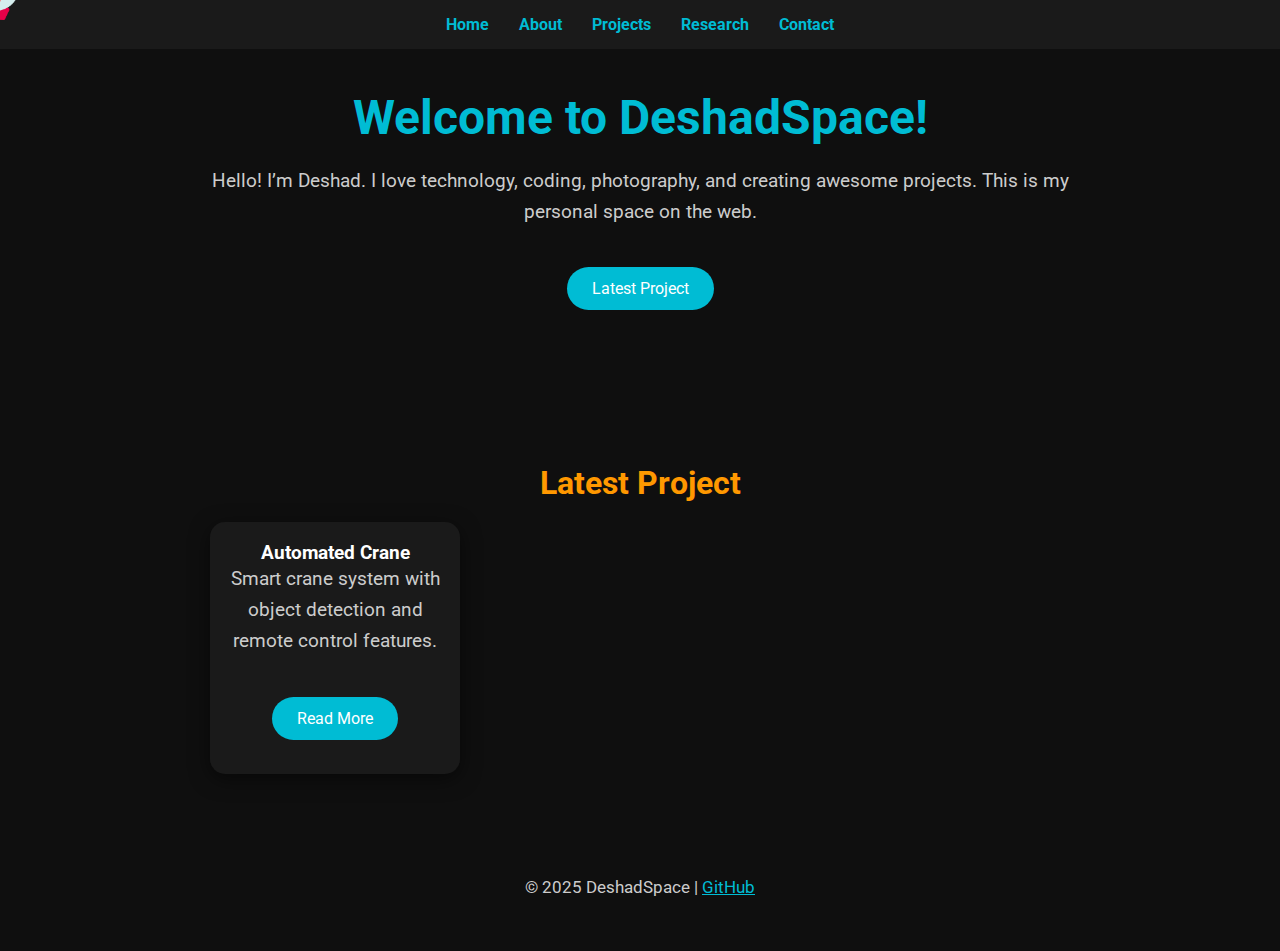
<file: index.html>
<!DOCTYPE html>
<html lang="en">
<head>
  <meta charset="UTF-8">
  <meta name="viewport" content="width=device-width, initial-scale=1.0">
  <title>DeshadSpace</title>
  <!-- Google Fonts -->
  <link href="https://fonts.googleapis.com/css2?family=Roboto:wght@400;700&display=swap" rel="stylesheet">
  <style>
    /* Reset & fonts */
    * { margin: 0; padding: 0; box-sizing: border-box; font-family: 'Roboto', sans-serif; }
    body { background: #0f0f0f; color: #fff; cursor: none; overflow-x: hidden; }

    /* Container */
    .container { max-width: 900px; margin: 0 auto; padding: 40px 20px; text-align: center; }

    /* Navigation */
    nav {
      display: flex;
      justify-content: center;
      background: #1a1a1a;
      padding: 15px 0;
      position: sticky;
      top: 0;
      z-index: 999;
    }
    nav a {
      color: #00bcd4;
      text-decoration: none;
      margin: 0 15px;
      font-weight: 700;
      transition: color 0.3s ease;
    }
    nav a:hover { color: #ff9800; }

    /* Headings */
    h1 { font-size: 3em; color: #00bcd4; margin-bottom: 20px; }
    h2 { font-size: 2em; margin: 20px 0; color: #ff9800; }

    /* Paragraphs */
    p { font-size: 1.2em; line-height: 1.6; margin-bottom: 30px; color: #ccc; }

    /* Buttons */
    .btn {
      display: inline-block;
      padding: 12px 25px;
      margin: 10px;
      background: #00bcd4;
      color: #fff;
      text-decoration: none;
      border-radius: 30px;
      transition: transform 0.3s ease, background 0.3s ease;
      position: relative;
      overflow: hidden;
    }
    .btn:hover {
      transform: scale(1.1) rotate(-1deg);
      background: #ff9800;
    }
    .btn::before {
      content: '';
      position: absolute;
      top: 50%;
      left: 50%;
      width: 300%;
      height: 300%;
      background: radial-gradient(circle, rgba(255,255,255,0.15) 0%, transparent 70%);
      transform: translate(-50%, -50%) scale(0);
      transition: transform 0.5s ease, opacity 0.5s ease;
      pointer-events: none;
    }
    .btn:hover::before {
      transform: translate(-50%, -50%) scale(1);
      opacity: 1;
    }

    /* Cards */
    .cards { display: flex; flex-wrap: wrap; justify-content: center; gap: 20px; }
    .card {
      background: #1a1a1a;
      border-radius: 15px;
      padding: 20px;
      width: 250px;
      box-shadow: 0 5px 20px rgba(0,0,0,0.5);
      transition: transform 0.3s ease, box-shadow 0.3s ease, background 0.3s ease;
      position: relative;
      overflow: hidden;
    }
    .card:hover {
      transform: translateY(-5px) rotateX(3deg) rotateY(3deg);
      box-shadow: 0 10px 25px rgba(0,0,0,0.7);
      background: linear-gradient(135deg, #1a1a1a 0%, #2c2c2c 100%);
    }

    /* Latest Project */
    #latest-project { margin-top: 40px; }

    /* Footer */
    footer { margin-top: 40px; padding: 20px; color: #777; font-size: 0.9em; text-align: center; }

    /* Rocket cursor */
    .rocket-cursor {
      position: fixed;
      width: 40px;
      height: 40px;
      pointer-events: none;
      z-index: 10000;
      transform: translate(-50%, -50%);
    }

    /* Rocket trail */
    .trail {
      position: fixed;
      width: 6px;
      height: 6px;
      background: #ff9800;
      border-radius: 50%;
      pointer-events: none;
      opacity: 0.8;
      z-index: 9999;
      animation: fade 0.6s linear forwards;
    }

    @keyframes fade { to { opacity: 0; transform: translateY(20px); } }
  </style>
</head>
<body>

  <!-- Rocket Cursor -->
  <img src="rocket.png" id="rocket" class="rocket-cursor">

  <!-- Navigation -->
  <nav>
    <a href="index.html">Home</a>
    <a href="about.html">About</a>
    <a href="projects.html">Projects</a>
    <a href="research.html">Research</a>
    <a href="contact.html">Contact</a>
  </nav>

  <!-- Hero Section -->
  <div class="container">
    <h1>Welcome to DeshadSpace!</h1>
    <p>Hello! I’m Deshad. I love technology, coding, photography, and creating awesome projects. This is my personal space on the web.</p>
    <a href="#latest-project" class="btn">Latest Project</a>
  </div>

  <!-- Latest Project -->
  <section id="latest-project" class="container">
    <h2>Latest Project</h2>
    <div class="card">
      <h3>Automated Crane</h3>
      <p>Smart crane system with object detection and remote control features.</p>
      <a href="projects/automated-crane.html" class="btn">Read More</a>
    </div>
  </section>

  <footer>
    <p>© 2025 DeshadSpace | <a href="https://github.com/deshadspace" style="color:#00bcd4;">GitHub</a></p>
  </footer>

  <!-- Rocket Cursor Script -->
  <script>
    const rocket = document.getElementById('rocket');

    document.addEventListener('mousemove', (e) => {
      rocket.style.left = e.clientX + 'px';
      rocket.style.top = e.clientY + 'px';

      // Add fuel trail
      const trail = document.createElement('div');
      trail.className = 'trail';
      trail.style.left = e.clientX + 'px';
      trail.style.top = e.clientY + 'px';
      document.body.appendChild(trail);
      setTimeout(() => trail.remove(), 600);
    });
  </script>

</body>
</html>
</file>
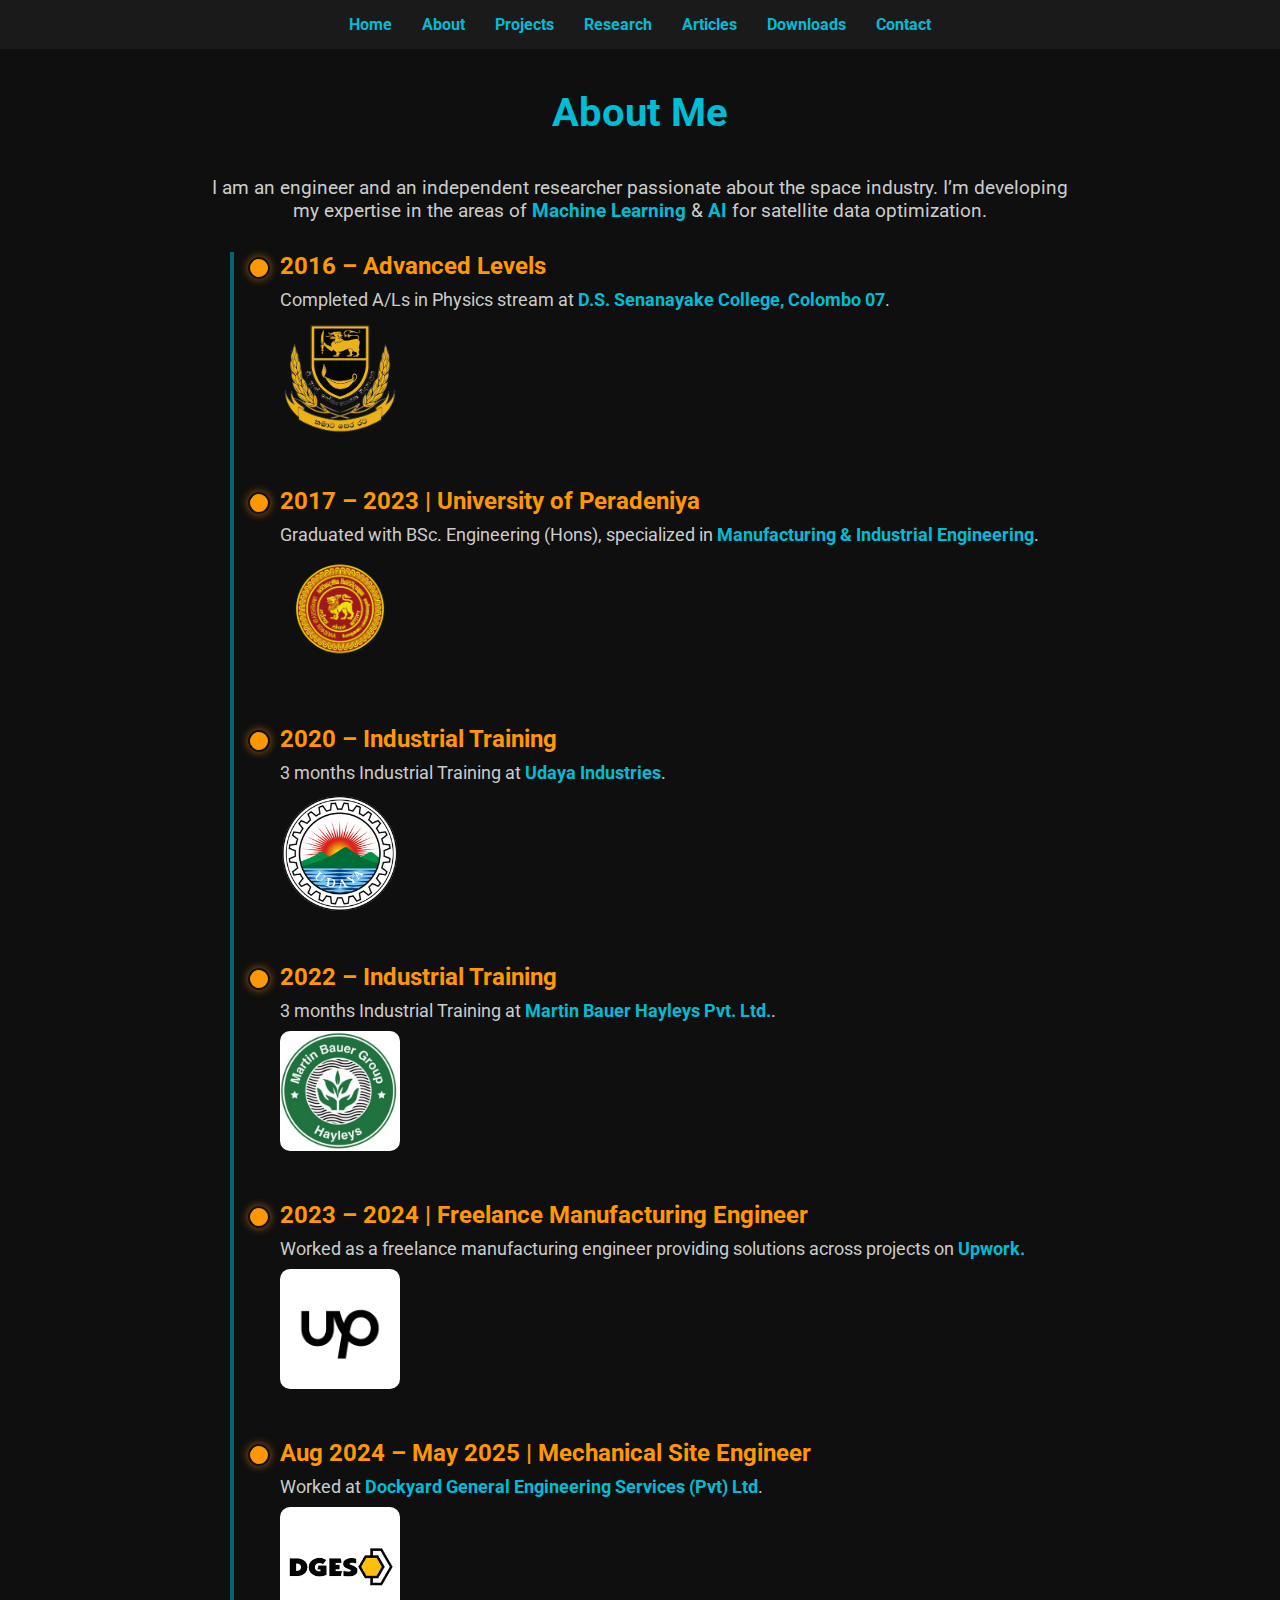
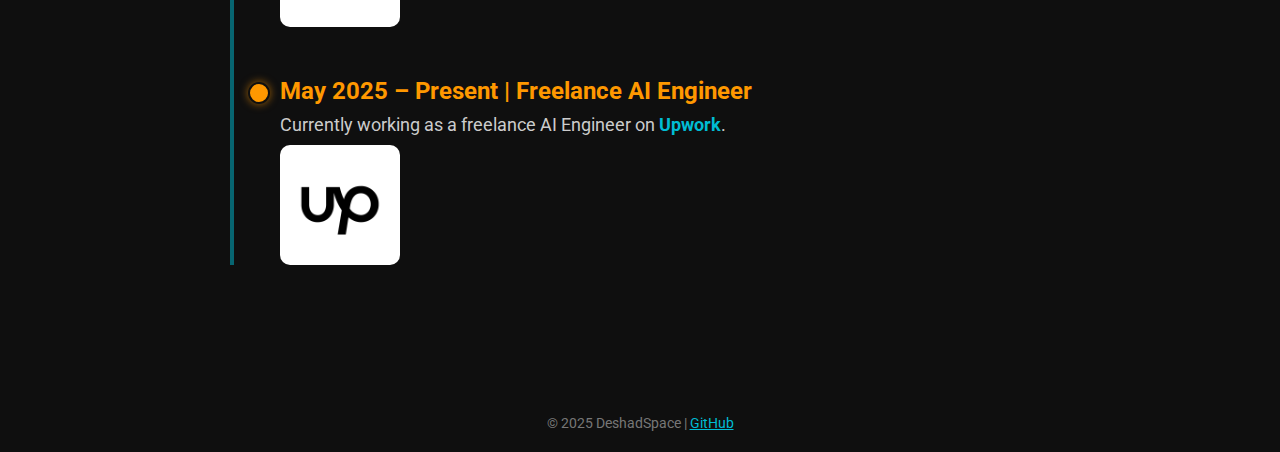
<file: about.html>
<!DOCTYPE html>
<html lang="en">
<head>
  <meta charset="UTF-8">
  <meta name="viewport" content="width=device-width, initial-scale=1.0">
  <title>DeshadSpace | About</title>
  <link href="https://fonts.googleapis.com/css2?family=Roboto:wght@400;700&display=swap" rel="stylesheet">
  <style>
    /* Base Theme */
    * { margin: 0; padding: 0; box-sizing: border-box; font-family: 'Roboto', sans-serif; }
    body { background: #0f0f0f; color: #fff; overflow-x: hidden; }

    nav {
      display: flex;
      justify-content: center;
      background: #1a1a1a;
      padding: 15px 0;
      position: sticky;
      top: 0;
      z-index: 999;
    }
    nav a {
      color: #00bcd4;
      text-decoration: none;
      margin: 0 15px;
      font-weight: 700;
      transition: color 0.3s ease;
    }
    nav a:hover { color: #ff9800; }

    main { max-width: 900px; margin: 0 auto; padding: 40px 20px; }

    h1 { font-size: 2.5em; color: #00bcd4; text-align: center; margin-bottom: 40px; }

    /* Timeline */
    .timeline {
      position: relative;
      margin: 20px 0;
      padding-left: 40px;
    }
    .timeline::before {
      content: '';
      position: absolute;
      top: 0;
      left: 20px;
      width: 4px;
      height: 100%;
      background: #00bcd4;
      opacity: 0.5;
      transition: all 0.3s ease;
    }

    .milestone {
      position: relative;
      margin-bottom: 50px;
      padding-left: 30px;
      cursor: pointer;
      transition: all 0.3s ease;
    }

    /* Glowing node points */
    .milestone::before {
      content: '';
      position: absolute;
      left: -2px;
      top: 5px;
      width: 18px;
      height: 18px;
      background: #ff9800;
      border-radius: 50%;
      border: 2px solid #0f0f0f;
      box-shadow: 0 0 8px rgba(255,152,0,0.6);
      transition: all 0.3s ease;
    }

    .milestone h2 {
      font-size: 1.5em;
      color: #ff9800;
      margin-bottom: 10px;
      transition: color 0.3s ease;
    }
    .milestone p {
      font-size: 1.1em;
      color: #ccc;
      margin-bottom: 10px;
    }
    .milestone a {
      color: #00bcd4;
      font-weight: 700;
      text-decoration: none;
      transition: color 0.3s ease;
    }
    .milestone a:hover { color: #ff9800; }
    .milestone img {
      max-width: 120px;
      margin-top: 10px;
      border-radius: 10px;
      display: block;
      transition: transform 0.3s ease, box-shadow 0.3s ease;
    }

    /* Hover effects */
    .milestone:hover::before {
      background: #00bcd4;
      box-shadow: 0 0 15px #00bcd4, 0 0 30px #00bcd4;
    }
    .milestone:hover h2 { color: #00bcd4; }
    .milestone:hover img {
      transform: scale(1.05);
      box-shadow: 0 0 15px rgba(0,188,212,0.6);
    }

    footer { margin-top: 40px; padding: 20px; color: #777; font-size: 0.9em; text-align: center; }

    /* Responsive */
    @media (max-width: 768px) {
      h1 { font-size: 2em; }
      .milestone h2 { font-size: 1.3em; }
      .milestone p { font-size: 1em; }
      .milestone img { max-width: 90px; }
    }
  </style>
</head>
<body>

  <!-- Navigation -->
  <nav>
    <a href="index.html">Home</a>
    <a href="about.html">About</a>
    <a href="projects.html">Projects</a>
    <a href="research.html">Research</a>
    <a href="articles.html">Articles</a>
    <a href="downloads.html">Downloads</a>
    <a href="contact.html">Contact</a>

  </nav>

  <main>
    <h1>About Me</h1>
    <p style="text-align:center; font-size:1.2em; color:#ccc; margin-bottom:30px;">
    I am an engineer and an independent researcher passionate about the space industry.  
    I’m developing my expertise in the areas of <span style="color:#00bcd4; font-weight:700;">Machine Learning</span> & 
    <span style="color:#00bcd4; font-weight:700;">AI</span> for satellite data optimization.
    </p>
    <div class="timeline">

      <!-- School -->
      <div class="milestone">
        <h2>2016 – Advanced Levels</h2>
        <p>Completed A/Ls in Physics stream at 
          <a href="https://dsscoba.org/about-us/d-s-senanayake-college/">D.S. Senanayake College, Colombo 07</a>.
        </p>
        <a href="https://dsscoba.org/about-us/d-s-senanayake-college/">
          <img src="images/ds-college.png" alt="D.S. Senanayake College">
        </a>
      </div>

      <!-- University -->
      <div class="milestone">
        <h2>2017 – 2023 | University of Peradeniya</h2>
        <p>Graduated with BSc. Engineering (Hons), specialized in 
          <a href="https://eng.pdn.ac.lk/mie/">Manufacturing & Industrial Engineering</a>.
        </p>
        <a href="https://eng.pdn.ac.lk/">
          <img src="images/peradeniya.png" alt="University of Peradeniya">
        </a>
      </div>

      <!-- Industrial Training -->
      <div class="milestone">
        <h2>2020 – Industrial Training</h2>
        <p>3 months Industrial Training at <a href="https://udayaindustries.lk">Udaya Industries</a>.</p>
        <a href="https://udayaindustries.lk">
          <img src="images/udaya-industries.png" alt="Udaya Industries">
        </a>
      </div>

      <div class="milestone">
        <h2>2022 – Industrial Training</h2>
        <p>3 months Industrial Training at <a href="https://www.martin-bauer-hayleys.com">Martin Bauer Hayleys Pvt. Ltd.</a>.</p>
        <a href="https://www.martin-bauer-hayleys.com">
          <img src="images/martin-bauer.png" alt="Martin Bauer Hayleys">
        </a>
      </div>

      <!-- Career -->
      <div class="milestone">
        <h2>2023 – 2024 | Freelance Manufacturing Engineer</h2>
        <p>Worked as a freelance manufacturing engineer providing solutions across projects on <a href="https://www.upwork.com/freelancers/~01ba999508e7722b17">Upwork.</p>
        <a href="https://www.upwork.com/freelancers/~01ba999508e7722b17">
          <img src="images/freelance.png" alt="Upwork">
        </a>
      </div>

      <div class="milestone">
        <h2>Aug 2024 – May 2025 | Mechanical Site Engineer</h2>
        <p>Worked at <a href="https://www.dgsl.lk/">Dockyard General Engineering Services (Pvt) Ltd</a>.</p>
        <a href="https://www.dges.lk/">
          <img src="images/dges.png" alt="Dockyard General Engineering Services">
        </a>
      </div>

      <div class="milestone">
        <h2>May 2025 – Present | Freelance AI Engineer</h2>
        <p>Currently working as a freelance AI Engineer on <a href="https://www.upwork.com/freelancers/~01ba999508e7722b17">Upwork</a>.</p>
        <a href="https://www.upwork.com/freelancers/~01ba999508e7722b17">
          <img src="images/freelance.png" alt="Upwork">
        </a>
      </div>

    </div>
  </main>

  <footer>
    <p>© 2025 DeshadSpace | <a href="https://github.com/deshadspace" style="color:#00bcd4;">GitHub</a></p>
  </footer>

</body>
</html>
</file>
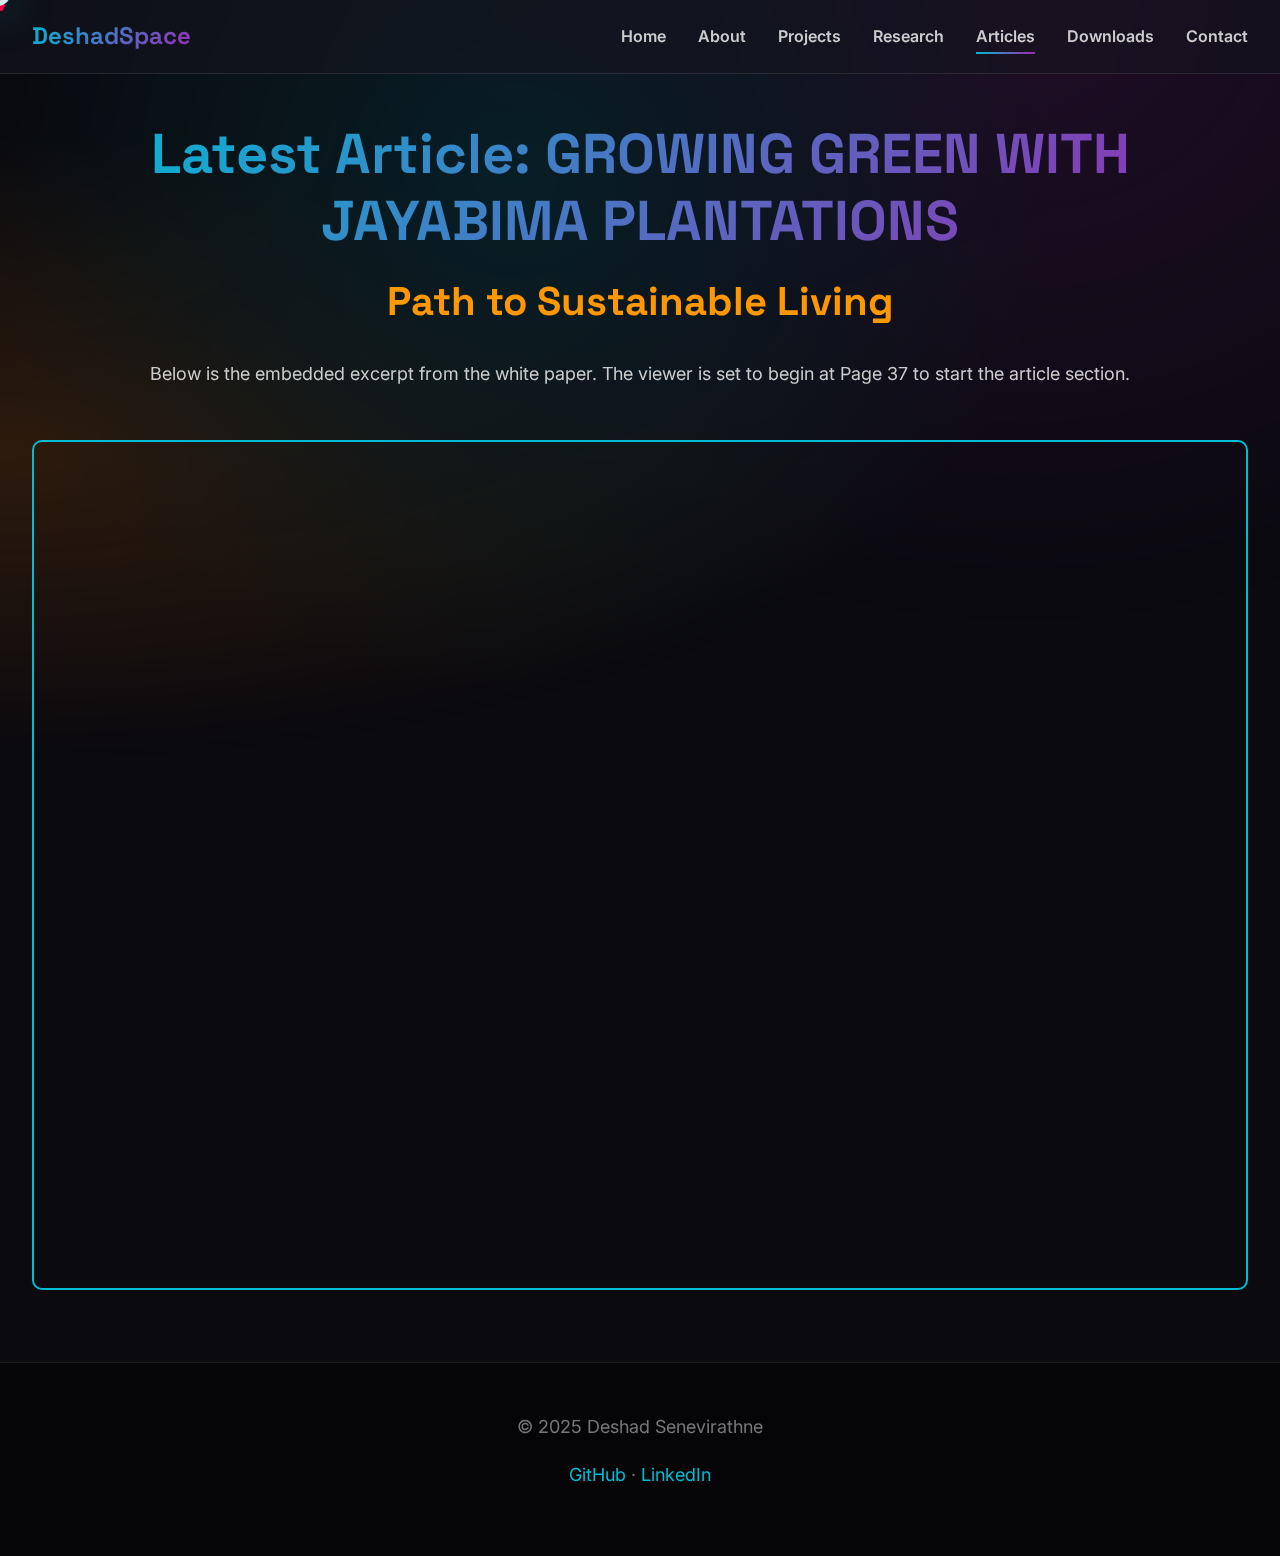
<file: articles.html>
<!DOCTYPE html>
<html lang="en">
<head>
  <meta charset="utf-8" />
  <meta name="viewport" content="width=device-width,initial-scale=1" />
  <title>Articles by Deshad Senevirathne | Sustainable Agriculture</title>
  <meta name="description" content="Articles and publications by Deshad Senevirathne on sustainable agriculture, green technology, and environmental engineering">
  <meta name="keywords" content="Deshad Senevirathne articles, sustainable agriculture, green technology, Jayabima Plantations">
  <meta name="author" content="Deshad Senevirathne">
  
  <link rel="preconnect" href="https://fonts.googleapis.com">
  <link rel="preconnect" href="https://fonts.gstatic.com" crossorigin>
  <link href="https://fonts.googleapis.com/css2?family=Inter:wght@300;400;500;600;700&family=Space+Grotesk:wght@400;700&display=swap" rel="stylesheet">
  
  <link rel="stylesheet" href="styles.css">
  
  <style>
    .article-viewer {
      width: 100%;
      height: 850px;
      border: 2px solid var(--cyan);
      margin-top: 25px;
      border-radius: 10px;
    }
  </style>
</head>
<body>
  <img src="rocket.png" id="rocket" class="rocket-cursor" alt="">

  <nav id="navbar">
    <div class="nav-container">
      <div class="nav-brand">DeshadSpace</div>
      <button class="nav-toggle" id="nav-toggle" aria-label="Toggle navigation">
        <span></span><span></span><span></span>
      </button>
      <ul class="nav-menu" id="nav-menu">
        <li><a href="index.html" class="nav-link">Home</a></li>
        <li><a href="about.html" class="nav-link">About</a></li>
        <li><a href="projects.html" class="nav-link">Projects</a></li>
        <li><a href="research.html" class="nav-link">Research</a></li>
        <li><a href="articles.html" class="nav-link active">Articles</a></li>
        <li><a href="downloads.html" class="nav-link">Downloads</a></li>
        <li><a href="contact.html" class="nav-link">Contact</a></li>
      </ul>
    </div>
  </nav>

  <main class="container" style="padding-top: 120px;">
    <h1 class="gradient-text text-center fade-in">Latest Article: GROWING GREEN WITH JAYABIMA PLANTATIONS</h1>
    <h2 class="text-center" style="color: var(--orange); margin-bottom: 2rem;">Path to Sustainable Living</h2>
    
    <p class="fade-in" style="text-align: center;">Below is the embedded excerpt from the white paper. The viewer is set to begin at Page 37 to start the article section.</p>
    
    <iframe 
        src="https://drive.google.com/file/d/1yyV6SlGQE8KKyweLz2v0AOIvBckcxLW3/preview#page=37" 
        class="article-viewer fade-in" 
        frameborder="0" 
        allowfullscreen 
        title="GROWING GREEN WITH JAYABIMA PLANTATIONS: PATH TO SUSTAINABLE LIVING">
    </iframe>
  </main>

  <footer>
    <div class="container">
      <p>© 2025 Deshad Senevirathne</p>
      <p>
        <a href="https://github.com/deshadspace" target="_blank" rel="noopener noreferrer">GitHub</a> · 
        <a href="https://linkedin.com/in/deshad-senevirathne" target="_blank" rel="noopener noreferrer">LinkedIn</a>
      </p>
    </div>
  </footer>

  <script src="script.js"></script>
</body>
</html>
</file>
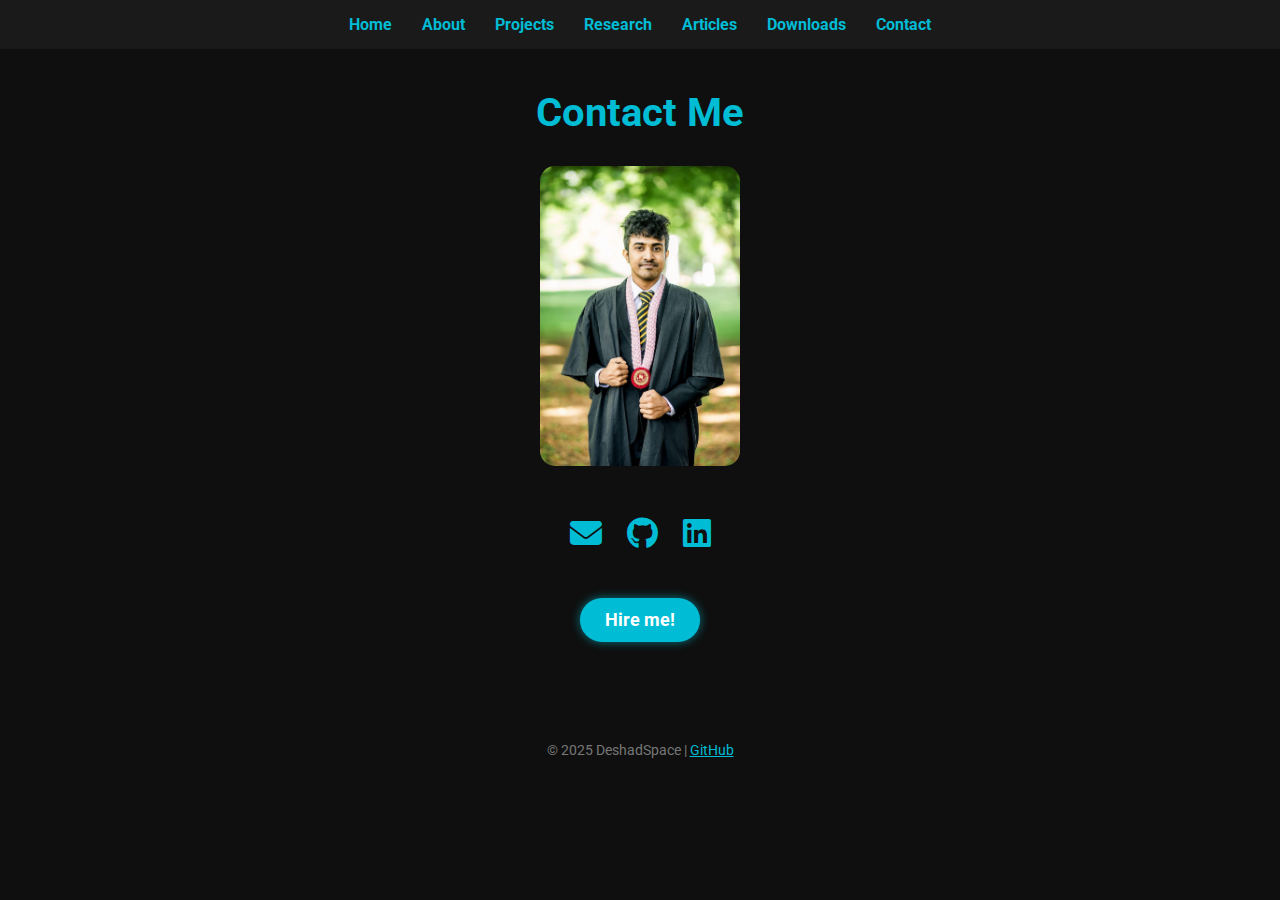
<file: contact.html>
<!DOCTYPE html>
<html lang="en">
<head>
  <meta charset="UTF-8">
  <meta name="viewport" content="width=device-width, initial-scale=1.0">
  <title>DeshadSpace | Contact</title>
  <link href="https://fonts.googleapis.com/css2?family=Roboto:wght@400;700&display=swap" rel="stylesheet">
  <!-- Font Awesome for icons -->
  <link rel="stylesheet" href="https://cdnjs.cloudflare.com/ajax/libs/font-awesome/6.5.0/css/all.min.css">

  <style>
    /* Base Theme */
    * { margin: 0; padding: 0; box-sizing: border-box; font-family: 'Roboto', sans-serif; }
    body { background: #0f0f0f; color: #fff; overflow-x: hidden; }

    nav {
      display: flex;
      justify-content: center;
      background: #1a1a1a;
      padding: 15px 0;
      position: sticky;
      top: 0;
      z-index: 999;
    }
    nav a {
      color: #00bcd4;
      text-decoration: none;
      margin: 0 15px;
      font-weight: 700;
      transition: color 0.3s ease;
    }
    nav a:hover { color: #ff9800; }

    main { max-width: 900px; margin: 0 auto; padding: 40px 20px; text-align: center; }

    h1 { font-size: 2.5em; color: #00bcd4; margin-bottom: 30px; }

    .contact-img {
      max-width: 200px;
      border-radius: 15px;
      margin-bottom: 25px;
      transition: transform 0.3s ease, box-shadow 0.3s ease;
    }
    .contact-img:hover {
      transform: scale(1.05);
      box-shadow: 0 0 15px rgba(0,188,212,0.6);
    }

    /* Contact icons */
    .contact-icons {
      margin: 20px 0;
      display: flex;
      justify-content: center;
      gap: 25px;
    }
    .contact-icons a {
      font-size: 2em;
      color: #00bcd4;
      transition: transform 0.3s ease, color 0.3s ease, box-shadow 0.3s ease;
    }
    .contact-icons a:hover {
      color: #ff9800;
      transform: scale(1.2);
      text-shadow: 0 0 12px rgba(255,152,0,0.7);
    }

    /* Button Styling */
    .btn-download {
      display: inline-block;
      margin-top: 25px;
      padding: 12px 25px;
      font-size: 1.1em;
      font-weight: 700;
      color: #fff;
      background: #00bcd4;
      border: none;
      border-radius: 30px;
      cursor: pointer;
      text-decoration: none;
      transition: all 0.3s ease;
      box-shadow: 0 0 10px rgba(0,188,212,0.6);
    }
    .btn-download:hover {
      background: #ff9800;
      box-shadow: 0 0 15px rgba(255,152,0,0.8), 0 0 25px rgba(255,152,0,0.6);
    }

    footer { margin-top: 40px; padding: 20px; color: #777; font-size: 0.9em; text-align: center; }

    /* Responsive */
    @media (max-width: 768px) {
      h1 { font-size: 2em; }
      .contact-img { max-width: 150px; }
      .btn-download { font-size: 1em; padding: 10px 20px; }
      .contact-icons a { font-size: 1.7em; }
    }
  </style>
</head>
<body>

  <!-- Navigation -->
  <nav>
    <a href="index.html">Home</a>
    <a href="about.html">About</a>
    <a href="projects.html">Projects</a>
    <a href="research.html">Research</a>
    <a href="articles.html">Articles</a>
    <a href="downloads.html">Downloads</a>
    <a href="contact.html">Contact</a>
  </nav>

  <main>
    <h1>Contact Me</h1>
    <img src="images/convocation.jpeg" alt="Convocation" class="contact-img">

    <!-- Contact Icons -->
    <div class="contact-icons">
      <a href="mailto:deshadsenevirathne@gmail.com" title="Email"><i class="fas fa-envelope"></i></a>
      <a href="https://github.com/deshadspace" target="_blank" title="GitHub"><i class="fab fa-github"></i></a>
      <a href="https://www.linkedin.com/in/deshad-senevirathne" target="_blank" title="LinkedIn"><i class="fab fa-linkedin"></i></a>
    </div>

    <!-- Download CV Button -->
    <a href="documents/d_senevirathne_eng_cv_sept2025.pdf" download class="btn-download">Hire me!</a>
  </main>

  <footer>
    <p>© 2025 DeshadSpace | <a href="https://github.com/deshadspace" style="color:#00bcd4;">GitHub</a></p>
  </footer>

</body>
</html>
</file>
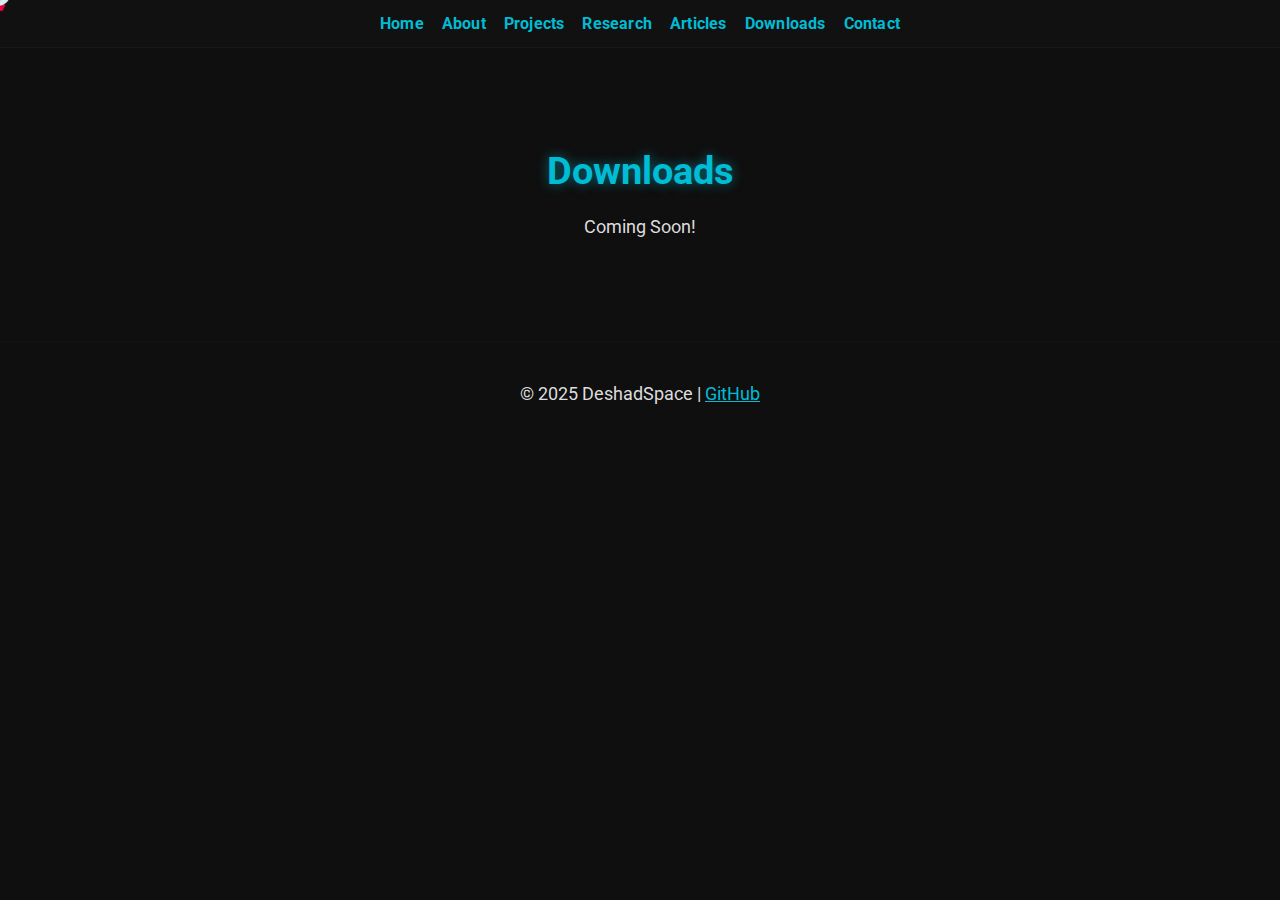
<file: downloads.html>
<!DOCTYPE html>
<html lang="en">
<head>
  <meta charset="utf-8" />
  <meta name="viewport" content="width=device-width,initial-scale=1" />
  <title>DeshadSpace | Downloads</title>
  <!-- Google Fonts -->
  <link href="https://fonts.googleapis.com/css2?family=Roboto:wght@400;700&display=swap" rel="stylesheet">

  <style>
    * { margin:0; padding:0; box-sizing:border-box; font-family:'Roboto', sans-serif; }
    body {
      background:#0f0f0f;
      color:#fff;
      cursor:none;
      -webkit-font-smoothing:antialiased;
      -moz-osx-font-smoothing:grayscale;
    }

    /* Navigation */
    nav {
      display:flex;
      justify-content:center;
      gap:18px;
      background:#111;
      padding:14px 10px;
      position:sticky;
      top:0;
      z-index:999;
      border-bottom:1px solid rgba(255,255,255,0.03);
    }
    nav a {
      color:#00bcd4;
      text-decoration:none;
      font-weight:700;
      letter-spacing:0.2px;
      transition:color .18s ease;
    }
    nav a:hover { color:#ff9800; }

    /* Container */
    .container {
      max-width:900px;
      margin:72px auto;
      padding:28px;
      text-align:center;
    }

    h1 {
      font-size:2.4rem;
      color:#00bcd4;
      margin-bottom:20px;
      text-shadow:0 0 12px rgba(0,188,212,0.55);
    }

    p {
      color:#ddd;
      font-size:1.1rem;
      line-height:1.6;
      margin-top:20px;
    }

    /* Footer */
    footer {
      margin-top:60px;
      padding:18px;
      color:#777;
      font-size:0.88rem;
      text-align:center;
      border-top:1px solid rgba(255,255,255,0.02);
    }

    /* Rocket cursor */
    .rocket-cursor {
      position:fixed;
      width:22px;
      height:22px;
      pointer-events:none;
      z-index:10000;
      transform:translate(-50%,-50%);
    }

    /* Trail */
    .trail {
      position:fixed;
      width:7px;
      height:7px;
      background:#ff9800;
      border-radius:50%;
      pointer-events:none;
      opacity:0.8;
      z-index:9999;
      animation:fade 0.6s linear forwards;
    }
    @keyframes fade { to { opacity:0; transform:translateY(18px);} }

    /* Responsive */
    @media(max-width:700px) {
      h1 { font-size:1.9rem; }
    }
  </style>
</head>
<body>
  <!-- Rocket Cursor -->
  <img src="../rocket.png" id="rocket" class="rocket-cursor" alt="rocket cursor">

  <!-- Navigation -->
  <nav>
    <a href="../index.html">Home</a>
    <a href="../about.html">About</a>
    <a href="../projects.html">Projects</a>
    <a href="../research.html">Research</a>
    <a href="../articles.html">Articles</a>
    <a href="../downloads.html">Downloads</a>
    <a href="../contact.html">Contact</a>
  </nav>

  <!-- Main -->
  <main class="container">
    <h1>Downloads</h1>
    <p>Coming Soon!</p>
  </main>

  <footer>
    <p>© 2025 DeshadSpace | <a href="https://github.com/deshadspace" style="color:#00bcd4;">GitHub</a></p>
  </footer>

  <!-- Rocket cursor script -->
  <script>
    const rocket=document.getElementById('rocket');
    let lastX=window.innerWidth/2, lastY=window.innerHeight/2;

    document.addEventListener('mousemove',(e)=>{
      const x=e.clientX, y=e.clientY;
      rocket.style.left=x+'px';
      rocket.style.top=y+'px';
      const dx=x-lastX, dy=y-lastY;
      const angle=Math.atan2(dy,dx)*(180/Math.PI);
      rocket.style.transform=`translate(-50%,-50%) rotate(${angle+45}deg)`;
      lastX=x; lastY=y;
      const trail=document.createElement('div');
      trail.className='trail';
      trail.style.left=(x-4)+'px';
      trail.style.top=(y-4)+'px';
      document.body.appendChild(trail);
      setTimeout(()=>trail.remove(),600);
    });
  </script>
</body>
</html>
</file>
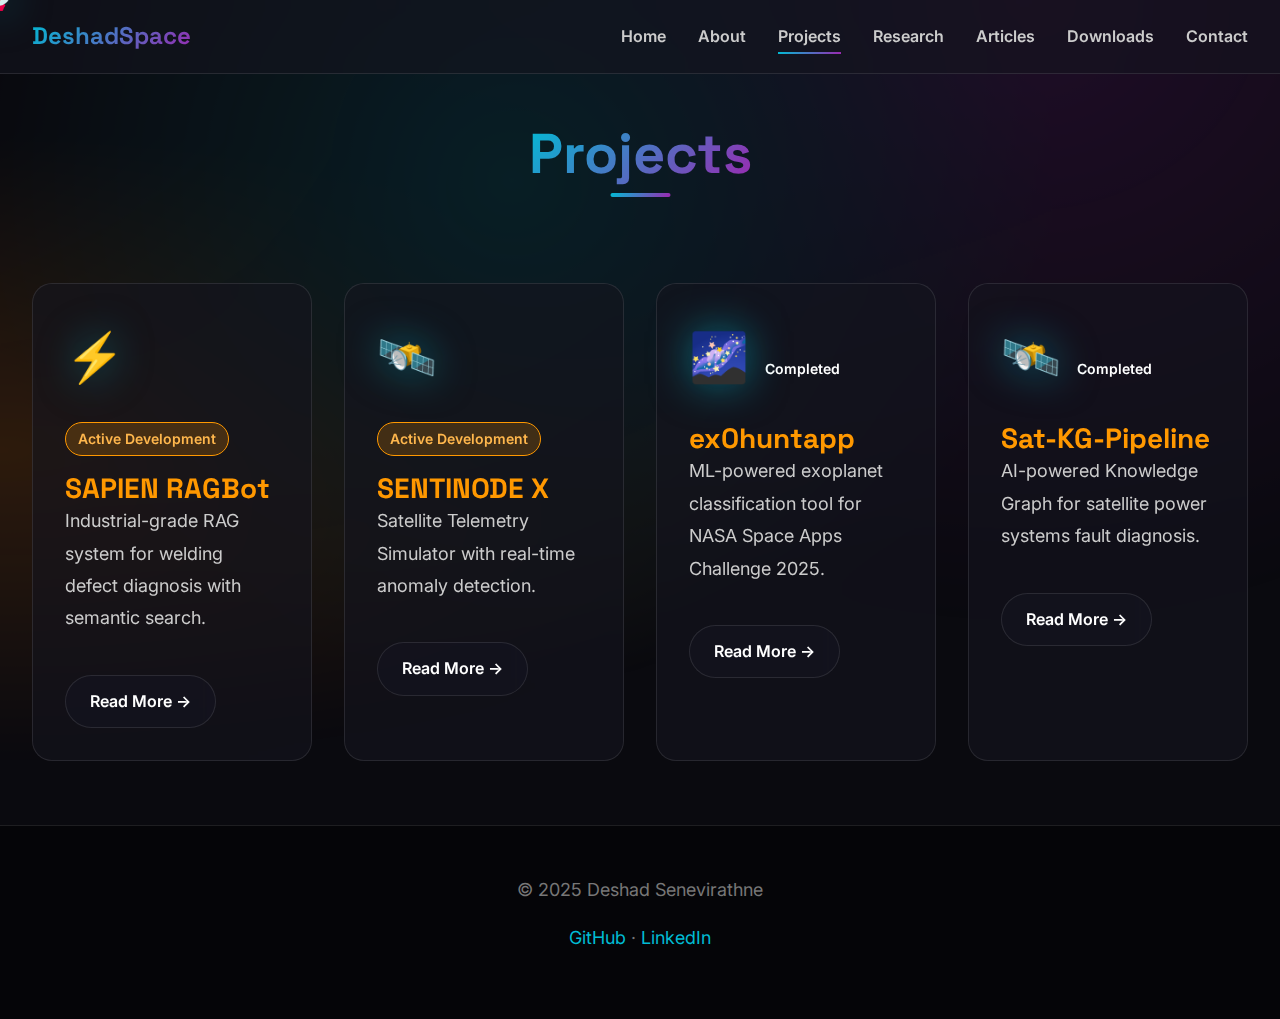
<file: projects.html>
<!DOCTYPE html>
<html lang="en">
<head>
  <meta charset="utf-8" />
  <meta name="viewport" content="width=device-width,initial-scale=1" />
  <title>Projects by Deshad Senevirathne | Sentinode X Satellite Simulator</title>
  <meta name="description" content="Engineering projects by Deshad Senevirathne - Sentinode X satellite telemetry simulator, space technology, and AI-driven systems">
  <meta name="keywords" content="Deshad Senevirathne projects, Sentinode X, satellite simulator, space technology projects">
  <meta name="author" content="Deshad Senevirathne">
  
  <link rel="preconnect" href="https://fonts.googleapis.com">
  <link rel="preconnect" href="https://fonts.gstatic.com" crossorigin>
  <link href="https://fonts.googleapis.com/css2?family=Inter:wght@300;400;500;600;700&family=Space+Grotesk:wght@400;700&display=swap" rel="stylesheet">
  
  <link rel="stylesheet" href="styles.css">
</head>
<body>
  <img src="rocket.png" id="rocket" class="rocket-cursor" alt="">

  <nav id="navbar">
    <div class="nav-container">
      <div class="nav-brand">DeshadSpace</div>
      <button class="nav-toggle" id="nav-toggle" aria-label="Toggle navigation">
        <span></span><span></span><span></span>
      </button>
      <ul class="nav-menu" id="nav-menu">
        <li><a href="index.html" class="nav-link">Home</a></li>
        <li><a href="about.html" class="nav-link">About</a></li>
        <li><a href="projects.html" class="nav-link active">Projects</a></li>
        <li><a href="research.html" class="nav-link">Research</a></li>
        <li><a href="articles.html" class="nav-link">Articles</a></li>
        <li><a href="downloads.html" class="nav-link">Downloads</a></li>
        <li><a href="contact.html" class="nav-link">Contact</a></li>
      </ul>
    </div>
  </nav>

  <main class="container" style="padding-top: 120px;">
    <h1 class="section-title gradient-text">Projects</h1>
    
    <div class="cards-grid">
      <div class="project-card fade-in" data-tilt>
        <div class="card-icon">⚡</div>
        <span class="card-badge badge-active">Active Development</span>
        <h3>SAPIEN RAGBot</h3>
        <p>Industrial-grade RAG system for welding defect diagnosis with semantic search.</p>
        <a href="projects/sapienragbot.html" class="btn btn-glass" style="margin-top: 1rem;">Read More →</a>
      </div>

      <div class="project-card fade-in" data-tilt>
        <div class="card-icon">🛰️</div>
        <span class="card-badge badge-active">Active Development</span>
        <h3>SENTINODE X</h3>
        <p>Satellite Telemetry Simulator with real-time anomaly detection.</p>
        <a href="projects/sentinodex.html" class="btn btn-glass" style="margin-top: 1rem;">Read More →</a>
      </div>

      <div class="project-card fade-in" data-tilt>
        <div class="card-icon">🌌</div>
        <span class="card-badge badge-completed">Completed</span>
        <h3>ex0huntapp</h3>
        <p>ML-powered exoplanet classification tool for NASA Space Apps Challenge 2025.</p>
        <a href="projects/exohunt.html" class="btn btn-glass" style="margin-top: 1rem;">Read More →</a>
      </div>

      <div class="project-card fade-in" data-tilt>
        <div class="card-icon">🛰️</div>
        <span class="card-badge badge-completed">Completed</span>
        <h3>Sat-KG-Pipeline</h3>
        <p>AI-powered Knowledge Graph for satellite power systems fault diagnosis.</p>
        <a href="projects/satkg.html" class="btn btn-glass" style="margin-top: 1rem;">Read More →</a>
      </div>
    </div>
  </main>

  <footer>
    <div class="container">
      <p>© 2025 Deshad Senevirathne</p>
      <p>
        <a href="https://github.com/deshadspace" target="_blank" rel="noopener noreferrer">GitHub</a> · 
        <a href="https://linkedin.com/in/deshad-senevirathne" target="_blank" rel="noopener noreferrer">LinkedIn</a>
      </p>
    </div>
  </footer>

  <script src="script.js"></script>
</body>
</html>
</file>
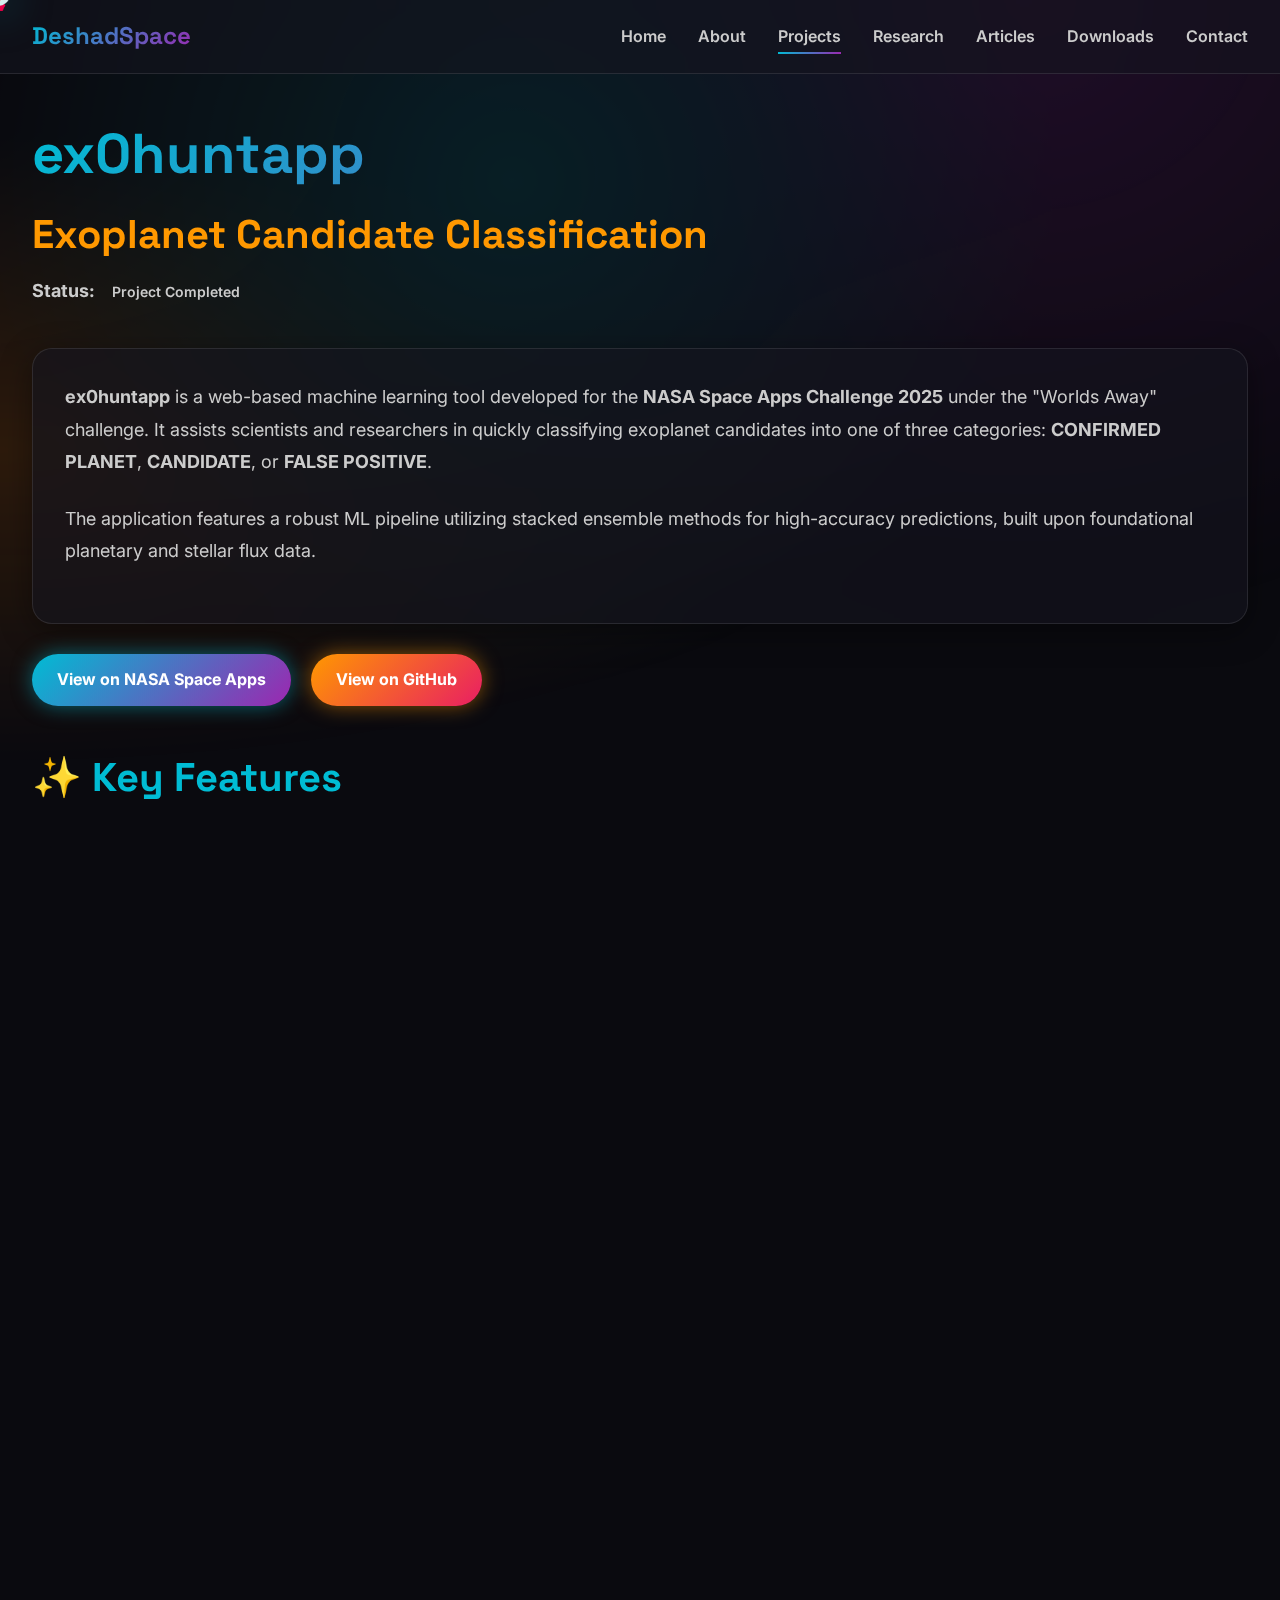
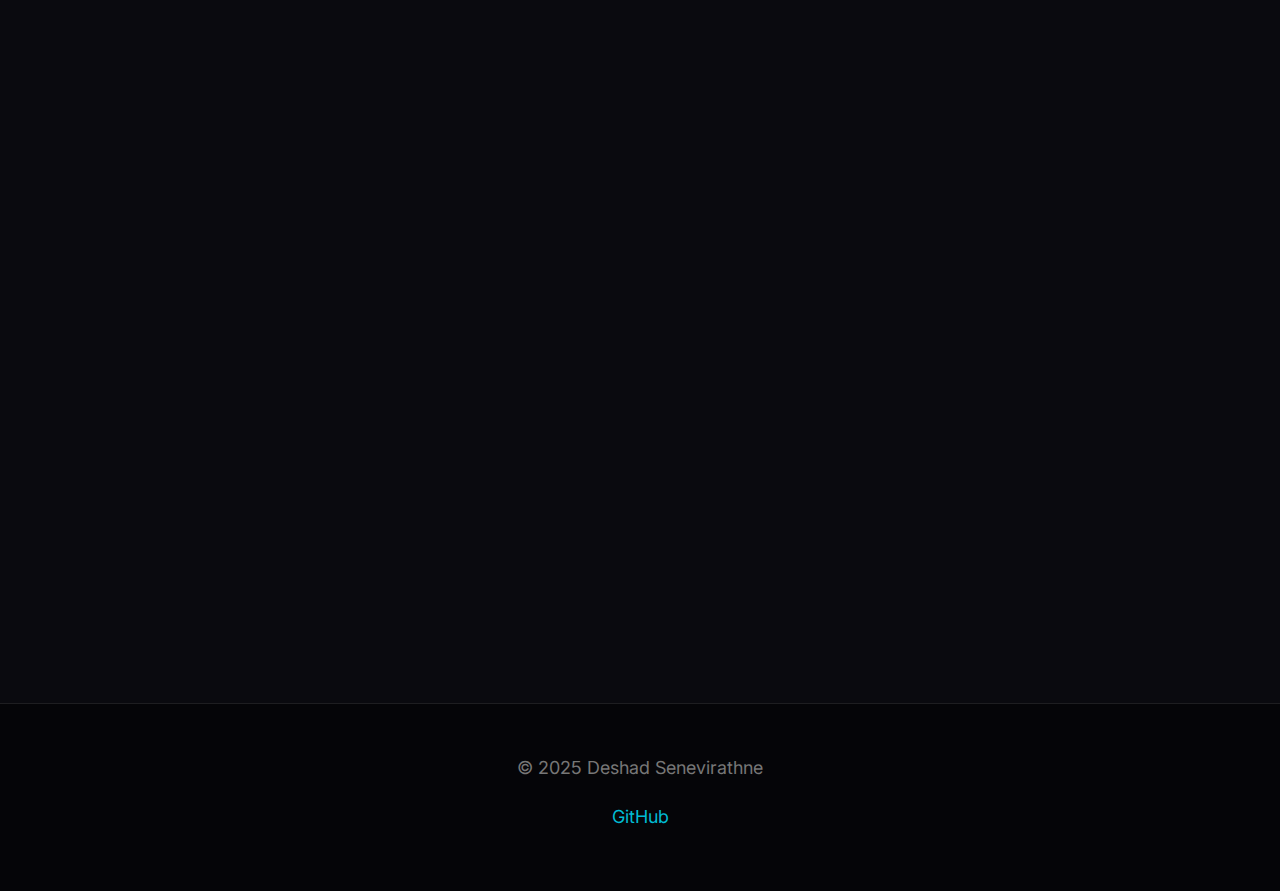
<file: projects/exohunt.html>
<!DOCTYPE html>
<html lang="en">
<head>
  <meta charset="utf-8" />
  <meta name="viewport" content="width=device-width,initial-scale=1" />
  <title>ex0huntapp: Exoplanet Classification | Deshad Senevirathne</title>
  <meta name="description" content="ML-powered exoplanet candidate classification tool - NASA Space Apps Challenge 2025 by Deshad Senevirathne">
  <meta name="keywords" content="exoplanet, machine learning, NASA, space apps challenge, classification, Deshad Senevirathne">
  <meta name="author" content="Deshad Senevirathne">
  
  <link rel="preconnect" href="https://fonts.googleapis.com">
  <link rel="preconnect" href="https://fonts.gstatic.com" crossorigin>
  <link href="https://fonts.googleapis.com/css2?family=Inter:wght@300;400;500;600;700&family=Space+Grotesk:wght@400;700&display=swap" rel="stylesheet">
  
  <link rel="stylesheet" href="../styles.css">
  
  <style>
    .action-links {
      margin: 30px 0;
      display: flex;
      gap: 20px;
      flex-wrap: wrap;
    }
    .btn-action {
      display: inline-block;
      padding: 12px 25px;
      background: var(--gradient-accent);
      color: white;
      font-weight: 700;
      text-decoration: none;
      border-radius: 50px;
      transition: all 0.3s ease;
      box-shadow: var(--glow-orange);
    }
    .btn-action:hover {
      transform: translateY(-3px);
      box-shadow: 0 0 30px rgba(255,152,0,0.8);
      color: white;
    }
    .btn-action.primary {
      background: var(--gradient-primary);
      box-shadow: var(--glow-cyan);
    }
    .btn-action.primary:hover {
      box-shadow: 0 0 30px rgba(0,188,212,0.8);
    }
    .project-image {
      width: 100%;
      height: auto;
      border: 2px solid var(--cyan);
      border-radius: 15px;
      margin: 20px 0;
      box-shadow: var(--glass-shadow);
    }
    .feature-stats {
      display: grid;
      grid-template-columns: repeat(auto-fit, minmax(200px, 1fr));
      gap: 15px;
      margin: 20px 0;
    }
    .stat-box {
      background: rgba(0,188,212,0.1);
      padding: 15px;
      border-radius: 10px;
      border: 1px solid var(--cyan);
      text-align: center;
    }
    .stat-number {
      font-size: 2rem;
      font-weight: 700;
      color: var(--cyan);
      display: block;
    }
    .stat-label {
      color: #ccc;
      font-size: 0.9rem;
      margin-top: 5px;
    }
    .features-table {
      width: 100%;
      border-collapse: collapse;
      margin: 20px 0;
      background: rgba(0,0,0,0.3);
      border-radius: 10px;
      overflow: hidden;
    }
    .features-table th,
    .features-table td {
      padding: 12px;
      text-align: left;
      border-bottom: 1px solid rgba(0,188,212,0.2);
    }
    .features-table th {
      background: rgba(0,188,212,0.2);
      color: var(--cyan);
      font-weight: 700;
    }
    .features-table tr:hover {
      background: rgba(0,188,212,0.1);
    }
    .snapshot-gallery {
      display: grid;
      grid-template-columns: 1fr;
      gap: 20px;
      margin-top: 20px;
    }
    .snapshot-gallery img {
      width: 100%;
      height: auto;
      object-fit: contain;
      border: 3px solid var(--cyan);
      border-radius: 10px;
      transition: transform 0.3s ease;
    }
    .snapshot-gallery img:hover {
      transform: scale(1.02);
      box-shadow: var(--glow-cyan);
    }
    @media(max-width:768px) {
      .feature-stats {
        grid-template-columns: 1fr;
      }
    }
  </style>
</head>
<body>
  <img src="../rocket.png" id="rocket" class="rocket-cursor" alt="">

  <nav id="navbar">
    <div class="nav-container">
      <div class="nav-brand">DeshadSpace</div>
      <button class="nav-toggle" id="nav-toggle" aria-label="Toggle navigation">
        <span></span><span></span><span></span>
      </button>
      <ul class="nav-menu" id="nav-menu">
        <li><a href="../index.html" class="nav-link">Home</a></li>
        <li><a href="../about.html" class="nav-link">About</a></li>
        <li><a href="../projects.html" class="nav-link active">Projects</a></li>
        <li><a href="../research.html" class="nav-link">Research</a></li>
        <li><a href="../articles.html" class="nav-link">Articles</a></li>
        <li><a href="../downloads.html" class="nav-link">Downloads</a></li>
        <li><a href="../contact.html" class="nav-link">Contact</a></li>
      </ul>
    </div>
  </nav>

  <main class="container" style="padding-top: 120px;">
    <h1 class="gradient-text fade-in">ex0huntapp</h1>
    <h2 class="fade-in" style="color: var(--orange); margin-bottom: 1rem;">Exoplanet Candidate Classification</h2>
    <p class="fade-in"><strong>Status:</strong> <span class="card-badge badge-completed">Project Completed</span></p>
    
    <div class="glass-card fade-in">
      <p>
        <strong>ex0huntapp</strong> is a web-based machine learning tool developed for the 
        <strong>NASA Space Apps Challenge 2025</strong> under the "Worlds Away" challenge. It assists scientists 
        and researchers in quickly classifying exoplanet candidates into one of three categories: 
        <strong>CONFIRMED PLANET</strong>, <strong>CANDIDATE</strong>, or <strong>FALSE POSITIVE</strong>.
      </p>
      <p>
        The application features a robust ML pipeline utilizing stacked ensemble methods for high-accuracy 
        predictions, built upon foundational planetary and stellar flux data.
      </p>
    </div>

    <div class="action-links fade-in">
      <a href="https://www.spaceappschallenge.org/2025/find-a-team/1mluclty/?tab=project" target="_blank" class="btn-action primary">
        View on NASA Space Apps
      </a>
      <a href="https://github.com/deshadspace/ex0huntapp" target="_blank" class="btn-action">
        View on GitHub
      </a>
    </div>

    <h2 class="fade-in" style="margin-top: 3rem;">✨ Key Features</h2>
    <div class="glass-card fade-in">
      <ul style="list-style-position: inside; color: #ccc;">
        <li style="margin-bottom: 0.8rem;"><strong>Custom CSV Upload & Mapping:</strong> Users can upload any CSV dataset containing exoplanetary data and easily map their column headers to the model's required input features.</li>
        <li style="margin-bottom: 0.8rem;"><strong>Stacked Ensemble Prediction:</strong> Utilizes high-performance ML models (XGBoost, Random Forest, CatBoost) in a stacking architecture to achieve highly accurate consensus predictions.</li>
        <li style="margin-bottom: 0.8rem;"><strong>Model Stacking Options:</strong> Provides two distinct meta-model options for flexible prediction strategies.</li>
        <li style="margin-bottom: 0.8rem;"><strong>Detailed Output:</strong> Returns a ZIP file containing individual CSV prediction files for each base model and a final CSV with stacked model predictions and certainty scores.</li>
        <li><strong>Transparent Metrics:</strong> Displays performance metrics (Accuracy, Classification Report) for the selected stack, ensuring transparency in prediction quality.</li>
      </ul>
    </div>

    <h2 class="fade-in" style="margin-top: 3rem;">⚙️ Technical Architecture</h2>
    
    <div class="glass-card fade-in">
      <h3 style="color: var(--cyan);">Backend (Python/Flask)</h3>
      <p>The backend handles file processing, feature engineering, model inference, and serves the prediction API.</p>
      <ul style="list-style-position: inside; color: #ccc; margin-top: 1rem;">
        <li style="margin-bottom: 0.5rem;"><strong>Framework:</strong> Flask with Flask-CORS enabled for frontend integration</li>
        <li style="margin-bottom: 0.5rem;"><strong>Data Processing:</strong> Pandas and NumPy for CSV handling, Scikit-learn's StandardScaler for normalization</li>
        <li style="margin-bottom: 0.5rem;"><strong>Feature Engineering:</strong> Dynamically generates complex polynomial and ratio features from 15 base features</li>
        <li style="margin-bottom: 0.5rem;"><strong>Base Models:</strong> XGBoost, Random Forest, CatBoost (pre-trained, loaded via joblib)</li>
        <li style="margin-bottom: 0.5rem;"><strong>Meta Model:</strong> Custom Multi-Layer Perceptron (MLP) implemented in PyTorch</li>
        <li><strong>API Endpoint:</strong> /predict (POST) handles the entire pipeline from file upload to ZIP output</li>
      </ul>
    </div>

    <div class="glass-card fade-in">
      <h3 style="color: var(--cyan);">Frontend (HTML/CSS/JavaScript)</h3>
      <p>The user interface provides an easy-to-use portal for prediction.</p>
      <ul style="list-style-position: inside; color: #ccc; margin-top: 1rem;">
        <li style="margin-bottom: 0.5rem;"><strong>Structure:</strong> Standard HTML5</li>
        <li style="margin-bottom: 0.5rem;"><strong>Styling:</strong> Custom CSS with a space-themed aesthetic using "Press Start 2P" font</li>
        <li><strong>Logic:</strong> Pure JavaScript handles file reading, dynamic column mapping, async API calls, and file download management</li>
      </ul>
    </div>

    <div class="feature-stats fade-in">
      <div class="stat-box">
        <span class="stat-number">15</span>
        <span class="stat-label">Core Base Features</span>
      </div>
      <div class="stat-box">
        <span class="stat-number">3</span>
        <span class="stat-label">Classification Categories</span>
      </div>
      <div class="stat-box">
        <span class="stat-number">2</span>
        <span class="stat-label">Stacking Options</span>
      </div>
      <div class="stat-box">
        <span class="stat-number">3</span>
        <span class="stat-label">Base ML Models</span>
      </div>
    </div>

    <h2 class="fade-in" style="margin-top: 3rem;">💻 Model Features</h2>
    <div class="glass-card fade-in">
      <p>The application requires 15 core base features (and their associated error margins) to run the prediction pipeline:</p>
    </div>

    <table class="features-table fade-in">
      <thead>
        <tr>
          <th>Technical Name</th>
          <th>Descriptive Name</th>
          <th>Definition</th>
        </tr>
      </thead>
      <tbody>
        <tr>
          <td><strong>insol / insol_err*</strong></td>
          <td>Insolation Flux (Earth Flux)</td>
          <td>Stellar insolation received by the planet, scaled to Earth</td>
        </tr>
        <tr>
          <td><strong>period / period_err*</strong></td>
          <td>Orbital Period (days)</td>
          <td>The time required to complete one orbit</td>
        </tr>
        <tr>
          <td><strong>prad / prad_err*</strong></td>
          <td>Planetary Radius (Earth Radii)</td>
          <td>Radius of the planet relative to Earth</td>
        </tr>
        <tr>
          <td><strong>steff / steff_err*</strong></td>
          <td>Stellar Temperature (K)</td>
          <td>Effective temperature of the host star</td>
        </tr>
        <tr>
          <td><strong>srad / srad_err*</strong></td>
          <td>Stellar Radius (Solar Radii)</td>
          <td>Radius of the host star relative to the Sun</td>
        </tr>
      </tbody>
    </table>

    <h2 class="fade-in" style="margin-top: 3rem;">Model Stacking Architecture</h2>
    <div class="glass-card fade-in">
      <h3 style="color: var(--cyan);">Stack 1: XGBoost + Random Forest → MLP</h3>
      <p>XGBoost and Random Forest predictions are fed into a Multi-Layer Perceptron for final classification.</p>
    </div>

    <div class="glass-card fade-in">
      <h3 style="color: var(--cyan);">Stack 2: XGBoost + CatBoost → MLP</h3>
      <p>XGBoost and CatBoost predictions are fed into a Multi-Layer Perceptron for final classification.</p>
    </div>

    <h2 class="fade-in" style="margin-top: 3rem;">Application Screenshots</h2>
    <p class="fade-in">Visual overview of the ex0huntapp interface and functionality.</p>
    
    <div class="snapshot-gallery fade-in">
      <img src="exohunt1.png" alt="ex0huntapp Interface - Upload and Column Mapping" class="fade-in">
      <img src="exohunt2.png" alt="ex0huntapp Results - Classification Output" class="fade-in">
    </div>

    <h2 class="fade-in" style="margin-top: 3rem;">Setup and Installation</h2>
    <div class="glass-card fade-in">
      <h3 style="color: var(--cyan);">Prerequisites</h3>
      <p>Python 3.8+ and pip installed</p>

      <h3 style="color: var(--cyan); margin-top: 1.5rem;">Installation Steps</h3>
      <ol style="color: #ccc; margin-left: 1.5rem;">
        <li style="margin-bottom: 0.5rem;">Clone the repository</li>
        <li style="margin-bottom: 0.5rem;">Install dependencies: <code style="background: rgba(0,188,212,0.2); padding: 2px 8px; border-radius: 4px;">pip install -r requirements.txt</code></li>
        <li style="margin-bottom: 0.5rem;">Run the Flask server: <code style="background: rgba(0,188,212,0.2); padding: 2px 8px; border-radius: 4px;">python backend/app.py</code></li>
        <li>Access the frontend by opening <code style="background: rgba(0,188,212,0.2); padding: 2px 8px; border-radius: 4px;">frontend/index.html</code> in your browser</li>
      </ol>
    </div>

    <div class="glass-card fade-in" style="margin-top: 3rem;">
      <p>
        🌍 This project represents a contribution to exoplanet research by making advanced machine learning 
        classification accessible through a user-friendly web interface. By combining multiple state-of-the-art 
        models in an ensemble architecture, ex0huntapp delivers robust predictions to help researchers identify 
        genuine exoplanet candidates from noisy observational data.
      </p>
      <p style="margin-top: 1.5rem;">
        🚀 Developed as part of NASA Space Apps Challenge 2025, demonstrating the power of collaborative 
        innovation in space exploration and planetary science.
      </p>
    </div>
  </main>

  <footer>
    <div class="container">
      <p>© 2025 Deshad Senevirathne</p>
      <p>
        <a href="https://github.com/deshadspace" target="_blank" rel="noopener noreferrer">GitHub</a>
      </p>
    </div>
  </footer>

  <script src="../script.js"></script>
</body>
</html>
</file>
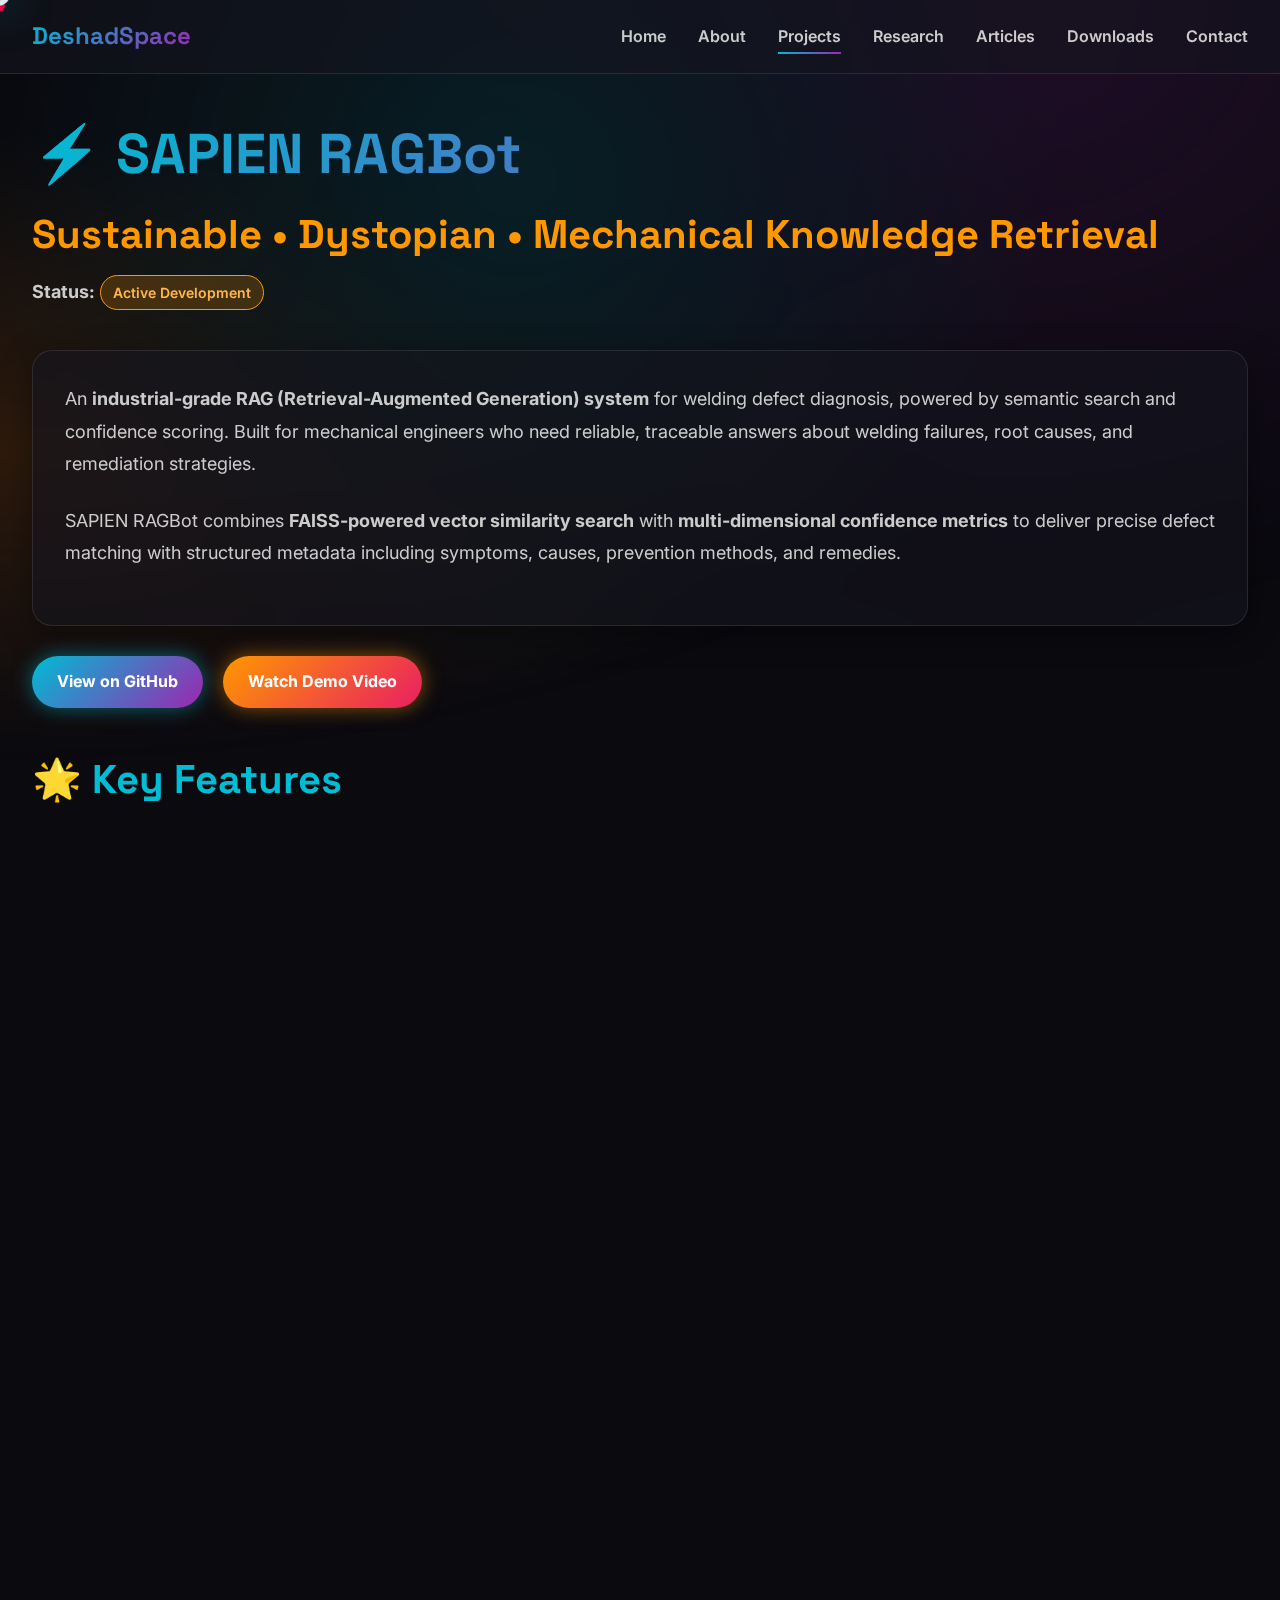
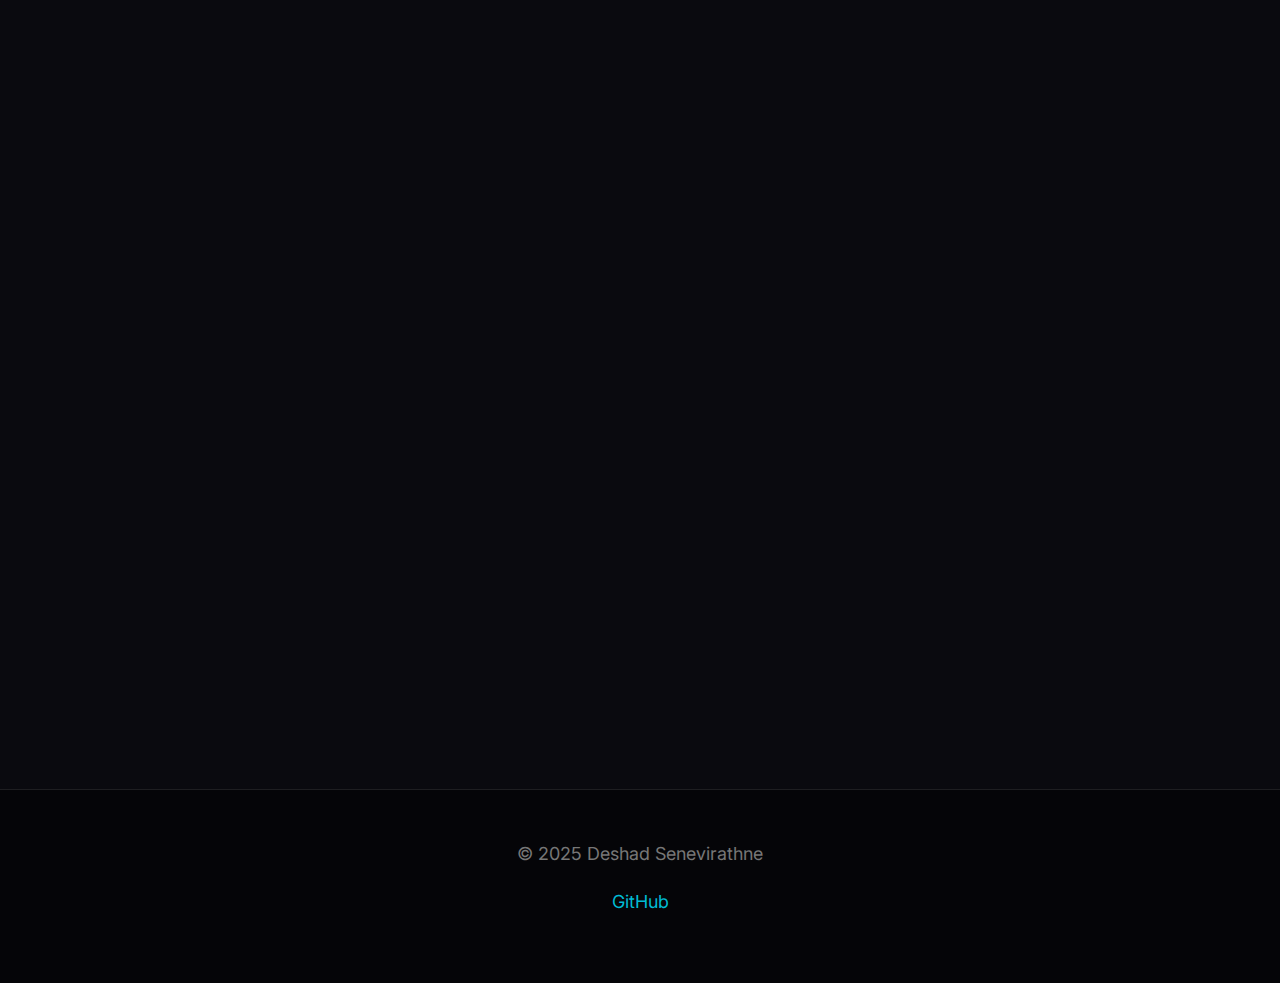
<file: projects/sapienragbot.html>
<!DOCTYPE html>
<html lang="en">
<head>
  <meta charset="utf-8" />
  <meta name="viewport" content="width=device-width,initial-scale=1" />
  <title>SAPIEN RAGBot | Deshad Senevirathne</title>
  <meta name="description" content="Industrial-grade RAG system for welding defect diagnosis - Project by Deshad Senevirathne">
  <meta name="keywords" content="RAG, welding defects, FAISS, semantic search, machine learning, Deshad Senevirathne">
  <meta name="author" content="Deshad Senevirathne">
  
  <link rel="preconnect" href="https://fonts.googleapis.com">
  <link rel="preconnect" href="https://fonts.gstatic.com" crossorigin>
  <link href="https://fonts.googleapis.com/css2?family=Inter:wght@300;400;500;600;700&family=Space+Grotesk:wght@400;700&display=swap" rel="stylesheet">
  
  <link rel="stylesheet" href="../styles.css">
  
  <style>
    .action-links {
      margin: 30px 0;
      display: flex;
      gap: 20px;
      flex-wrap: wrap;
    }
    .btn-action {
      display: inline-block;
      padding: 12px 25px;
      background: var(--gradient-accent);
      color: white;
      font-weight: 700;
      text-decoration: none;
      border-radius: 50px;
      transition: all 0.3s ease;
      box-shadow: var(--glow-orange);
    }
    .btn-action:hover {
      transform: translateY(-3px);
      box-shadow: 0 0 30px rgba(255,152,0,0.8);
      color: white;
    }
    .btn-action.primary {
      background: var(--gradient-primary);
      box-shadow: var(--glow-cyan);
    }
    .btn-action.primary:hover {
      box-shadow: 0 0 30px rgba(0,188,212,0.8);
    }
    .project-image {
      width: 100%;
      height: auto;
      border: 2px solid var(--cyan);
      border-radius: 15px;
      margin: 20px 0;
      box-shadow: var(--glass-shadow);
    }
    .feature-stats {
      display: grid;
      grid-template-columns: repeat(auto-fit, minmax(200px, 1fr));
      gap: 15px;
      margin: 20px 0;
    }
    .stat-box {
      background: rgba(0,188,212,0.1);
      padding: 15px;
      border-radius: 10px;
      border: 1px solid var(--cyan);
      text-align: center;
    }
    .stat-number {
      font-size: 2rem;
      font-weight: 700;
      color: var(--cyan);
      display: block;
    }
    .stat-label {
      color: #ccc;
      font-size: 0.9rem;
      margin-top: 5px;
    }
    .architecture-box {
      background: linear-gradient(135deg, rgba(0,188,212,0.1), rgba(255,152,0,0.1));
      border-left: 4px solid var(--cyan);
      padding: 20px;
      margin: 20px 0;
      border-radius: 5px;
      font-family: 'Courier New', monospace;
      overflow-x: auto;
    }
    .tech-stack {
      display: grid;
      grid-template-columns: repeat(auto-fit, minmax(150px, 1fr));
      gap: 15px;
      margin: 20px 0;
    }
    .tech-item {
      background: rgba(255,152,0,0.1);
      padding: 15px;
      border-radius: 10px;
      border: 1px solid var(--orange);
      text-align: center;
      transition: transform 0.3s ease;
    }
    .tech-item:hover {
      transform: translateY(-5px);
      box-shadow: var(--glow-orange);
    }
    .code-block {
      background: rgba(0,0,0,0.5);
      border: 1px solid var(--cyan);
      border-radius: 10px;
      padding: 20px;
      margin: 20px 0;
      font-family: 'Courier New', monospace;
      overflow-x: auto;
      color: #00ff00;
    }
    .confidence-metric {
      display: inline-block;
      padding: 5px 15px;
      border-radius: 20px;
      font-weight: 600;
      margin: 5px;
    }
    .metric-high { background: rgba(76,175,80,0.3); color: #4CAF50; border: 1px solid #4CAF50; }
    .metric-medium { background: rgba(255,152,0,0.3); color: #FF9800; border: 1px solid #FF9800; }
    .metric-low { background: rgba(244,67,54,0.3); color: #F44336; border: 1px solid #F44336; }
    @media(max-width:768px) {
      .feature-stats, .tech-stack {
        grid-template-columns: 1fr;
      }
    }
  </style>
</head>
<body>
  <img src="../rocket.png" id="rocket" class="rocket-cursor" alt="">

  <nav id="navbar">
    <div class="nav-container">
      <div class="nav-brand">DeshadSpace</div>
      <button class="nav-toggle" id="nav-toggle" aria-label="Toggle navigation">
        <span></span><span></span><span></span>
      </button>
      <ul class="nav-menu" id="nav-menu">
        <li><a href="../index.html" class="nav-link">Home</a></li>
        <li><a href="../about.html" class="nav-link">About</a></li>
        <li><a href="../projects.html" class="nav-link active">Projects</a></li>
        <li><a href="../research.html" class="nav-link">Research</a></li>
        <li><a href="../articles.html" class="nav-link">Articles</a></li>
        <li><a href="../downloads.html" class="nav-link">Downloads</a></li>
        <li><a href="../contact.html" class="nav-link">Contact</a></li>
      </ul>
    </div>
  </nav>

  <main class="container" style="padding-top: 120px;">
    <h1 class="gradient-text fade-in">⚡ SAPIEN RAGBot</h1>
    <h2 class="fade-in" style="color: var(--orange); margin-bottom: 1rem;">Sustainable • Dystopian • Mechanical Knowledge Retrieval</h2>
    <p class="fade-in"><strong>Status:</strong> <span class="card-badge badge-active">Active Development</span></p>
    
    <div class="glass-card fade-in">
      <p>
        An <strong>industrial-grade RAG (Retrieval-Augmented Generation) system</strong> for welding defect diagnosis, 
        powered by semantic search and confidence scoring. Built for mechanical engineers who need reliable, 
        traceable answers about welding failures, root causes, and remediation strategies.
      </p>
      <p>
        SAPIEN RAGBot combines <strong>FAISS-powered vector similarity search</strong> with 
        <strong>multi-dimensional confidence metrics</strong> to deliver precise defect matching with 
        structured metadata including symptoms, causes, prevention methods, and remedies.
      </p>
    </div>

    <div class="action-links fade-in">
      <a href="https://github.com/deshadspace/sapien-ragbot" target="_blank" class="btn-action primary">
        View on GitHub
      </a>
      <a href="https://youtu.be/xNuA5a4XYk8?si=jOigEagcUqKHji1z" target="_blank" class="btn-action">
        Watch Demo Video
      </a>
    </div>

    <h2 class="fade-in" style="margin-top: 3rem;">🌟 Key Features</h2>
    <div class="tech-stack fade-in">
      <div class="tech-item">
        <h3 style="color: var(--cyan); margin-top: 0;">🔍 Semantic Search</h3>
        <p style="font-size: 0.9rem;">FAISS-powered vector similarity for precise defect matching</p>
      </div>
      <div class="tech-item">
        <h3 style="color: var(--cyan); margin-top: 0;">🧠 Confidence Scoring</h3>
        <p style="font-size: 0.9rem;">Multi-dimensional confidence metrics</p>
      </div>
      <div class="tech-item">
        <h3 style="color: var(--cyan); margin-top: 0;">📊 Rich Metadata</h3>
        <p style="font-size: 0.9rem;">Structured defect data with full traceability</p>
      </div>
      <div class="tech-item">
        <h3 style="color: var(--cyan); margin-top: 0;">🎨 Dystopian UI</h3>
        <p style="font-size: 0.9rem;">Futuristic Streamlit interface with neon aesthetics</p>
      </div>
      <div class="tech-item">
        <h3 style="color: var(--cyan); margin-top: 0;">⚡ Fast API</h3>
        <p style="font-size: 0.9rem;">Production-ready FastAPI backend</p>
      </div>
      <div class="tech-item">
        <h3 style="color: var(--cyan); margin-top: 0;">🔧 Mistral AI</h3>
        <p style="font-size: 0.9rem;">Powered by Mistral embeddings</p>
      </div>
    </div>

    <h2 class="fade-in" style="margin-top: 3rem;">🏗️ System Architecture</h2>
    <div class="architecture-box fade-in">
<pre style="color: var(--cyan); margin: 0;">
┌─────────────────────────────────────────────────────────────┐
│                     SAPIEN RAGBot System                    │
└─────────────────────────────────────────────────────────────┘
                              │
          ┌───────────────────┼───────────────────┐
          │                   │                   │
    ┌─────▼─────┐      ┌──────▼──────┐     ┌─────▼─────┐
    │ Frontend  │      │   Backend   │     │ Knowledge │
    │ Streamlit │◄────►│   FastAPI   │◄───►│   Base    │
    └───────────┘      └─────────────┘     └───────────┘
          │                   │                   │
    • Dystopian UI      • Vector Search     • FAISS Index
    • Query Input       • Confidence        • Embeddings
    • Results Display   • REST API          • Metadata
</pre>
    </div>

    <h2 class="fade-in" style="margin-top: 3rem;">📊 Data Pipeline</h2>
    <div class="glass-card fade-in">
      <div class="architecture-box">
<pre style="color: var(--orange); margin: 0;">
PDFs → Text Extraction → Structured Chunking → Embeddings → FAISS Index
                              ↓
                        Mistral AI
                              ↓
                   Defect Name, Symptoms,
                   Causes, Prevention, etc.
</pre>
      </div>
      
      <h3 style="color: var(--cyan); margin-top: 2rem;">Pipeline Stages:</h3>
      <ul style="list-style-position: inside; color: #ccc;">
        <li style="margin-bottom: 0.5rem;"><strong>Stage 1:</strong> Extract text from PDF welding manuals using pdfplumber</li>
        <li style="margin-bottom: 0.5rem;"><strong>Stage 2:</strong> Extract structured defect data using Mistral AI</li>
        <li style="margin-bottom: 0.5rem;"><strong>Stage 3:</strong> Generate AI-powered summaries for each defect</li>
        <li style="margin-bottom: 0.5rem;"><strong>Stage 4:</strong> Create embeddings with Mistral embeddings model</li>
        <li><strong>Stage 5:</strong> Build FAISS vector index for fast similarity search</li>
      </ul>
    </div>

    <h2 class="fade-in" style="margin-top: 3rem;">🔧 Technology Stack</h2>
    <div class="feature-stats fade-in">
      <div class="stat-box">
        <span class="stat-label">Backend Framework</span>
        <span class="stat-number" style="font-size: 1.5rem;">FastAPI</span>
      </div>
      <div class="stat-box">
        <span class="stat-label">Frontend</span>
        <span class="stat-number" style="font-size: 1.5rem;">Streamlit</span>
      </div>
      <div class="stat-box">
        <span class="stat-label">Vector Search</span>
        <span class="stat-number" style="font-size: 1.5rem;">FAISS</span>
      </div>
      <div class="stat-box">
        <span class="stat-label">AI Model</span>
        <span class="stat-number" style="font-size: 1.5rem;">Mistral AI</span>
      </div>
      <div class="stat-box">
        <span class="stat-label">PDF Processing</span>
        <span class="stat-number" style="font-size: 1.5rem;">pdfplumber</span>
      </div>
      <div class="stat-box">
        <span class="stat-label">Data Validation</span>
        <span class="stat-number" style="font-size: 1.5rem;">Pydantic</span>
      </div>
    </div>

    <h2 class="fade-in" style="margin-top: 3rem;">🧠 Confidence Scoring System</h2>
    <div class="glass-card fade-in">
      <p>
        The system uses a <strong>multi-dimensional confidence model</strong> to ensure reliable defect diagnosis:
      </p>
      
      <h3 style="color: var(--cyan); margin-top: 2rem;">1. Similarity Confidence (40%)</h3>
      <p>Measures vector similarity using exponential decay of L2 distances:</p>
      <div class="code-block">sim_scores = np.exp(-distances)</div>
      
      <h3 style="color: var(--cyan); margin-top: 2rem;">2. Consensus Confidence (30%)</h3>
      <p>Measures agreement across retrieved documents:</p>
      <div class="code-block">consensus = 1.0 - (unique_defects - 1) / total_defects</div>
      
      <h3 style="color: var(--cyan); margin-top: 2rem;">3. Completeness Confidence (30%)</h3>
      <p>Checks field completeness (6 required fields):</p>
      <div class="code-block">completeness = filled_fields / 6</div>
      
      <h3 style="color: var(--cyan); margin-top: 2rem;">Final Score Calculation</h3>
      <div class="code-block">final = (similarity × 0.4) + (consensus × 0.3) + (completeness × 0.3)</div>
      
      <h3 style="color: var(--cyan); margin-top: 2rem;">Confidence Levels</h3>
      <div style="margin-top: 1rem;">
        <span class="confidence-metric metric-high">HIGH: ≥ 0.75</span>
        <span class="confidence-metric metric-medium">MEDIUM: 0.50 - 0.74</span>
        <span class="confidence-metric metric-low">LOW: < 0.50</span>
      </div>
    </div>

    <h2 class="fade-in" style="margin-top: 3rem;">📡 API Example</h2>
    <div class="glass-card fade-in">
      <h3 style="color: var(--cyan);">Request</h3>
      <div class="code-block">
curl -X POST "http://127.0.0.1:8000/ask" \
  -H "Content-Type: application/json" \
  -d '{"query": "What causes porosity in aluminum TIG welding?"}'
      </div>
      
      <h3 style="color: var(--cyan); margin-top: 2rem;">Response</h3>
      <div class="code-block" style="color: #00ff00;">
{
  "answer": {
    "defect_name": "Porosity",
    "welding_process": "TIG",
    "symptoms": "Small cavities in weld metal",
    "root_causes": "Contaminated shielding gas, dirty base metal",
    "prevention": "Use pure argon, clean metal surface",
    "remedies": "Grind out and re-weld affected areas",
    "material": "Aluminum",
    "position": "All",
    "source_doc": "AluminumWelding.txt",
    "summary": "Porosity in aluminum TIG welding..."
  },
  "confidence": {
    "confidence_score": 0.782,
    "similarity_confidence": 0.856,
    "consensus_confidence": 0.667,
    "completeness_confidence": 0.833,
    "confidence_level": "HIGH"
  },
  "sources": ["AluminumWelding.txt"]
}
      </div>
    </div>

    <h2 class="fade-in" style="margin-top: 3rem;">🎨 User Interface</h2>
    <div class="glass-card fade-in">
      <p style="margin-bottom: 2rem;">
        Experience the dystopian, futuristic interface of SAPIEN RAGBot with neon aesthetics and real-time animations.
      </p>
      
      <img src="sapien1.png" alt="SAPIEN RAGBot Interface - Query Terminal" class="project-image fade-in">
      
      <img src="sapien2.png" alt="SAPIEN RAGBot Interface - Results Display" class="project-image fade-in" style="margin-top: 2rem;">
    </div>

    <h2 class="fade-in" style="margin-top: 3rem;">💡 Use Cases</h2>
    <div class="glass-card fade-in">
      <h3 style="color: var(--cyan);">1. Quality Control</h3>
      <p>Quickly diagnose welding defects during inspection and identify root causes.</p>
      
      <h3 style="color: var(--cyan); margin-top: 1.5rem;">2. Training</h3>
      <p>Educate new welders about common defects, their causes, and prevention methods.</p>
      
      <h3 style="color: var(--cyan); margin-top: 1.5rem;">3. Maintenance Planning</h3>
      <p>Aggregate historical failure data to predict and prevent future issues.</p>
      
      <h3 style="color: var(--cyan); margin-top: 1.5rem;">4. Documentation</h3>
      <p>Centralize welding knowledge from multiple manuals into a searchable system.</p>
    </div>

    <h2 class="fade-in" style="margin-top: 3rem;">🚧 Roadmap</h2>
    <div class="glass-card fade-in">
      <ul style="list-style-position: inside; color: #ccc;">
        <li style="margin-bottom: 0.5rem;">✓ Multi-modal support (images, diagrams)</li>
        <li style="margin-bottom: 0.5rem;">✓ Real-time re-ranking with cross-encoders</li>
        <li style="margin-bottom: 0.5rem;">✓ User feedback loop for continuous improvement</li>
        <li style="margin-bottom: 0.5rem;">⚡ Export reports to PDF</li>
        <li style="margin-bottom: 0.5rem;">⚡ Multi-language support</li>
        <li style="margin-bottom: 0.5rem;">⚡ Integration with PLM/ERP systems</li>
        <li>⚡ Mobile app version</li>
      </ul>
    </div>

    <div class="glass-card fade-in" style="margin-top: 3rem;">
      <p style="text-align: center; font-size: 1.1rem;">
        ⚡ <strong>Built with precision for sustainable mechanical excellence</strong> ⚡
      </p>
      <p style="text-align: center; color: var(--orange); margin-top: 1rem;">
        Low-key, dystopian, futuristic vibes activated 🔋
      </p>
    </div>
  </main>

  <footer>
    <div class="container">
      <p>© 2025 Deshad Senevirathne</p>
      <p>
        <a href="https://github.com/deshadspace" target="_blank" rel="noopener noreferrer">GitHub</a>
      </p>
    </div>
  </footer>

  <script src="../script.js"></script>
</body>
</html>
</file>
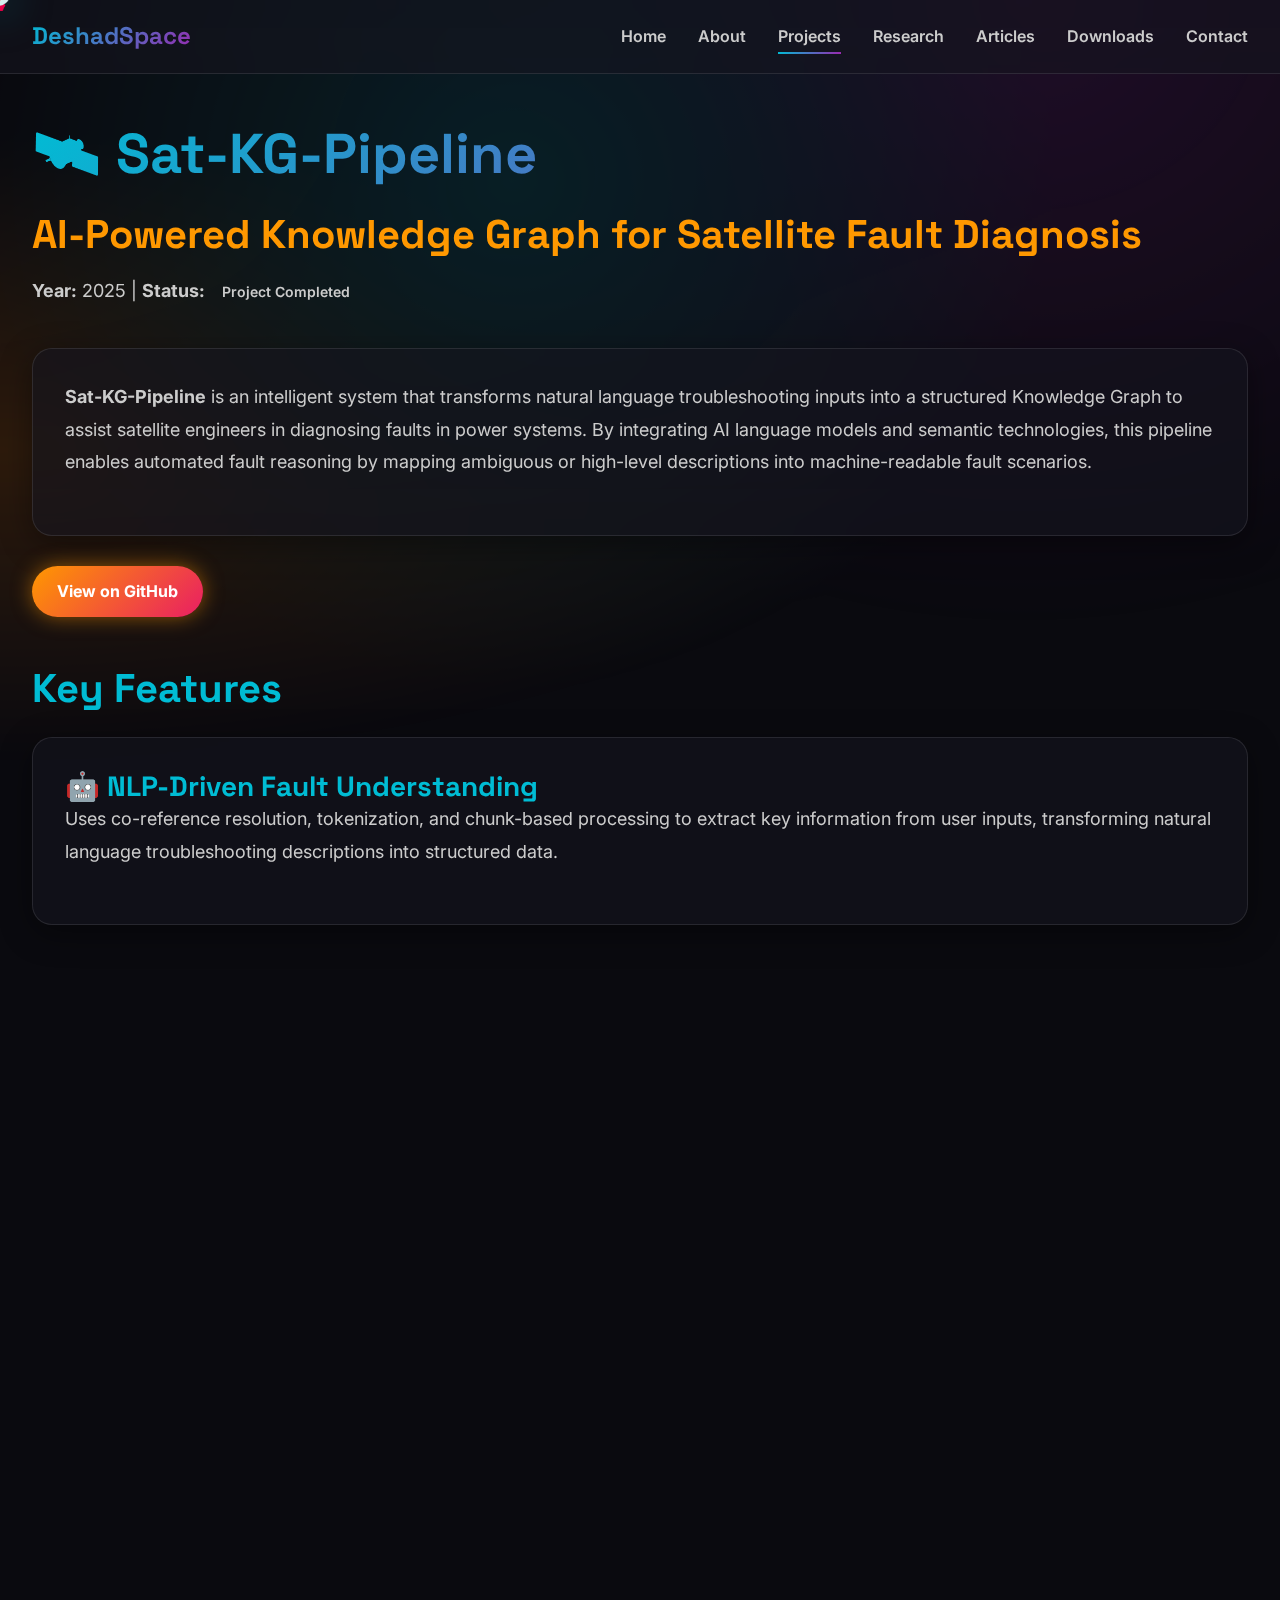
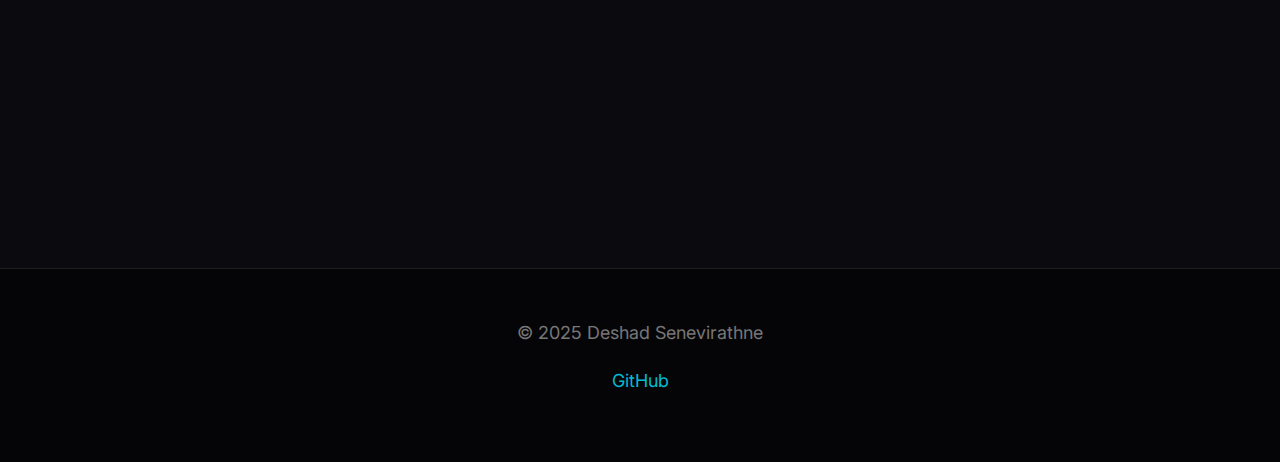
<file: projects/satkg.html>
<!DOCTYPE html>
<html lang="en">
<head>
  <meta charset="utf-8" />
  <meta name="viewport" content="width=device-width,initial-scale=1" />
  <title>Sat-KG-Pipeline: Satellite Fault Diagnosis | Deshad Senevirathne</title>
  <meta name="description" content="AI-powered Knowledge Graph Pipeline for Satellite Power Systems Fault Diagnosis by Deshad Senevirathne">
  <meta name="keywords" content="satellite, knowledge graph, fault diagnosis, NLP, AI, RDF, SPARQL, Deshad Senevirathne">
  <meta name="author" content="Deshad Senevirathne">
  
  <link rel="preconnect" href="https://fonts.googleapis.com">
  <link rel="preconnect" href="https://fonts.gstatic.com" crossorigin>
  <link href="https://fonts.googleapis.com/css2?family=Inter:wght@300;400;500;600;700&family=Space+Grotesk:wght@400;700&display=swap" rel="stylesheet">
  
  <link rel="stylesheet" href="../styles.css">
  
  <style>
    .action-links {
      margin: 30px 0;
      display: flex;
      gap: 20px;
      flex-wrap: wrap;
    }
    .btn-action {
      display: inline-block;
      padding: 12px 25px;
      background: var(--gradient-accent);
      color: white;
      font-weight: 700;
      text-decoration: none;
      border-radius: 50px;
      transition: all 0.3s ease;
      box-shadow: var(--glow-orange);
    }
    .btn-action:hover {
      transform: translateY(-3px);
      box-shadow: 0 0 30px rgba(255,152,0,0.8);
      color: white;
    }
    .feature-stats {
      display: grid;
      grid-template-columns: repeat(auto-fit, minmax(200px, 1fr));
      gap: 15px;
      margin: 20px 0;
    }
    .stat-box {
      background: rgba(0,188,212,0.1);
      padding: 15px;
      border-radius: 10px;
      border: 1px solid var(--cyan);
      text-align: center;
    }
    .stat-number {
      font-size: 2rem;
      font-weight: 700;
      color: var(--cyan);
      display: block;
    }
    .stat-label {
      color: #ccc;
      font-size: 0.9rem;
      margin-top: 5px;
    }
    .tech-tag {
      display: inline-block;
      background: rgba(0,188,212,0.2);
      color: var(--cyan);
      padding: 6px 12px;
      border-radius: 20px;
      font-size: 0.85rem;
      margin: 5px 5px 5px 0;
      border: 1px solid var(--cyan);
    }
    @media(max-width:768px) {
      .feature-stats {
        grid-template-columns: 1fr;
      }
    }
  </style>
</head>
<body>
  <img src="../rocket.png" id="rocket" class="rocket-cursor" alt="">

  <nav id="navbar">
    <div class="nav-container">
      <div class="nav-brand">DeshadSpace</div>
      <button class="nav-toggle" id="nav-toggle" aria-label="Toggle navigation">
        <span></span><span></span><span></span>
      </button>
      <ul class="nav-menu" id="nav-menu">
        <li><a href="../index.html" class="nav-link">Home</a></li>
        <li><a href="../about.html" class="nav-link">About</a></li>
        <li><a href="../projects.html" class="nav-link active">Projects</a></li>
        <li><a href="../research.html" class="nav-link">Research</a></li>
        <li><a href="../articles.html" class="nav-link">Articles</a></li>
        <li><a href="../downloads.html" class="nav-link">Downloads</a></li>
        <li><a href="../contact.html" class="nav-link">Contact</a></li>
      </ul>
    </div>
  </nav>

  <main class="container" style="padding-top: 120px;">
    <h1 class="gradient-text fade-in">🛰️ Sat-KG-Pipeline</h1>
    <h2 class="fade-in" style="color: var(--orange); margin-bottom: 1rem;">AI-Powered Knowledge Graph for Satellite Fault Diagnosis</h2>
    <p class="fade-in"><strong>Year:</strong> 2025 | <strong>Status:</strong> <span class="card-badge badge-completed">Project Completed</span></p>
    
    <div class="glass-card fade-in">
      <p>
        <strong>Sat-KG-Pipeline</strong> is an intelligent system that transforms natural language troubleshooting 
        inputs into a structured Knowledge Graph to assist satellite engineers in diagnosing faults in power systems. 
        By integrating AI language models and semantic technologies, this pipeline enables automated fault reasoning 
        by mapping ambiguous or high-level descriptions into machine-readable fault scenarios.
      </p>
    </div>

    <div class="action-links fade-in">
      <a href="https://github.com/deshadspace/Sat-KG-Pipeline" target="_blank" class="btn-action">
        View on GitHub
      </a>
    </div>

    <h2 class="fade-in" style="margin-top: 3rem;">Key Features</h2>
    
    <div class="glass-card fade-in">
      <h3 style="color: var(--cyan);">🤖 NLP-Driven Fault Understanding</h3>
      <p>
        Uses co-reference resolution, tokenization, and chunk-based processing to extract key information from 
        user inputs, transforming natural language troubleshooting descriptions into structured data.
      </p>
    </div>

    <div class="glass-card fade-in">
      <h3 style="color: var(--cyan);">🕸️ Knowledge Graph Construction</h3>
      <p>
        Converts extracted insights into RDF triples and stores them in a SPARQL-compatible triplestore for 
        efficient querying and fault pattern analysis.
      </p>
    </div>

    <div class="glass-card fade-in">
      <h3 style="color: var(--cyan);">📚 Real-Time Information Augmentation</h3>
      <p>
        Leverages SerpAPI and OCR to enrich context from technical documents and online sources, providing 
        comprehensive fault diagnosis support.
      </p>
    </div>

    <div class="glass-card fade-in">
      <h3 style="color: var(--cyan);">⚡ Designed for Satellite Power Systems</h3>
      <p>
        Specifically tailored to handle diagnostic patterns and failure modes relevant to satellite electrical 
        subsystems, ensuring domain-specific accuracy.
      </p>
    </div>

    <h2 class="fade-in" style="margin-top: 3rem;">Tech Stack</h2>
    
    <div class="glass-card fade-in">
      <h3 style="color: var(--cyan); margin-top: 0;">Languages & Frameworks</h3>
      <div>
        <span class="tech-tag">Python</span>
        <span class="tech-tag">RDF</span>
        <span class="tech-tag">SPARQL</span>
      </div>
    </div>

    <div class="glass-card fade-in">
      <h3 style="color: var(--cyan); margin-top: 0;">Libraries & APIs</h3>
      <div>
        <span class="tech-tag">MistralAI</span>
        <span class="tech-tag">SerpAPI</span>
        <span class="tech-tag">Tesseract OCR</span>
        <span class="tech-tag">spaCy</span>
      </div>
    </div>

    <div class="glass-card fade-in">
      <h3 style="color: var(--cyan); margin-top: 0;">Techniques</h3>
      <div>
        <span class="tech-tag">Co-reference Resolution</span>
        <span class="tech-tag">NLP Tokenization</span>
        <span class="tech-tag">Chunking</span>
        <span class="tech-tag">Semantic Graph Generation</span>
      </div>
    </div>

    <h2 class="fade-in" style="margin-top: 3rem;">How It Works</h2>
    
    <div class="glass-card fade-in">
      <h3 style="color: var(--cyan);">1. Input Processing</h3>
      <p>
        Engineers provide troubleshooting inputs in natural language describing observed faults or anomalies 
        in satellite power systems.
      </p>
    </div>

    <div class="glass-card fade-in">
      <h3 style="color: var(--cyan);">2. NLP Analysis</h3>
      <p>
        The system applies advanced NLP techniques including co-reference resolution and tokenization to extract 
        key entities, relationships, and fault indicators from the input text.
      </p>
    </div>

    <div class="glass-card fade-in">
      <h3 style="color: var(--cyan);">3. Knowledge Graph Construction</h3>
      <p>
        Extracted information is converted into RDF triples, creating a structured knowledge graph that represents 
        fault scenarios, components, and their relationships.
      </p>
    </div>

    <div class="glass-card fade-in">
      <h3 style="color: var(--cyan);">4. Information Enrichment</h3>
      <p>
        The pipeline augments the knowledge graph with additional context from technical documentation and online 
        sources using SerpAPI and OCR capabilities.
      </p>
    </div>

    <div class="glass-card fade-in">
      <h3 style="color: var(--cyan);">5. SPARQL Querying</h3>
      <p>
        Engineers can query the knowledge graph using SPARQL to identify similar fault patterns, retrieve 
        diagnostic procedures, and access relevant troubleshooting information.
      </p>
    </div>

    <div class="glass-card fade-in" style="margin-top: 3rem;">
      <p>
        🛰️ This pipeline bridges the gap between human expertise and machine reasoning, enabling faster and 
        more accurate fault diagnosis in satellite power systems. By translating basic troubleshooting inputs 
        into a structured, queryable knowledge base, satellite engineers can leverage collective knowledge and 
        automated reasoning to maintain critical space infrastructure.
      </p>
      <p style="margin-top: 1.5rem;">
        🔧 The system represents a significant advancement in applying AI and semantic web technologies to 
        aerospace engineering challenges, demonstrating the power of knowledge graphs in specialized technical domains.
      </p>
    </div>
  </main>

  <footer>
    <div class="container">
      <p>© 2025 Deshad Senevirathne</p>
      <p>
        <a href="https://github.com/deshadspace" target="_blank" rel="noopener noreferrer">GitHub</a>
      </p>
    </div>
  </footer>

  <script src="../script.js"></script>
</body>
</html>
</file>
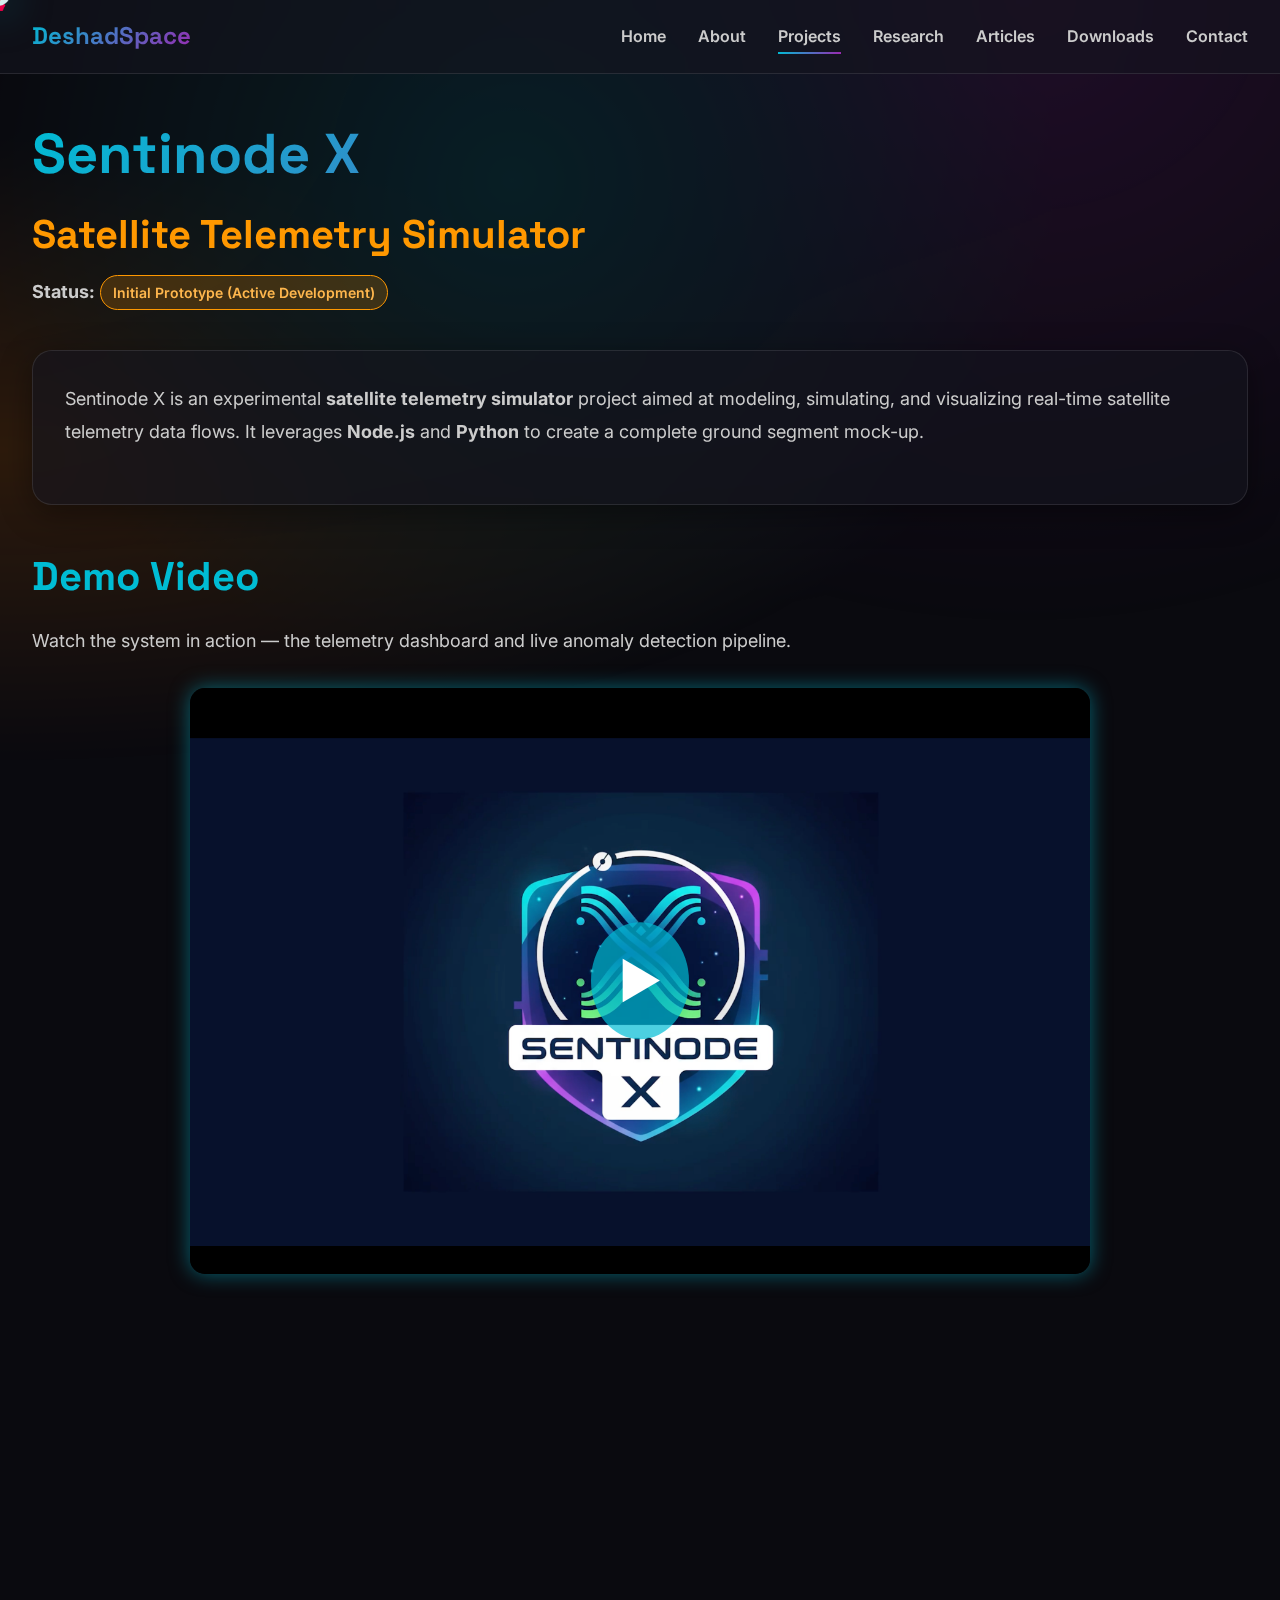
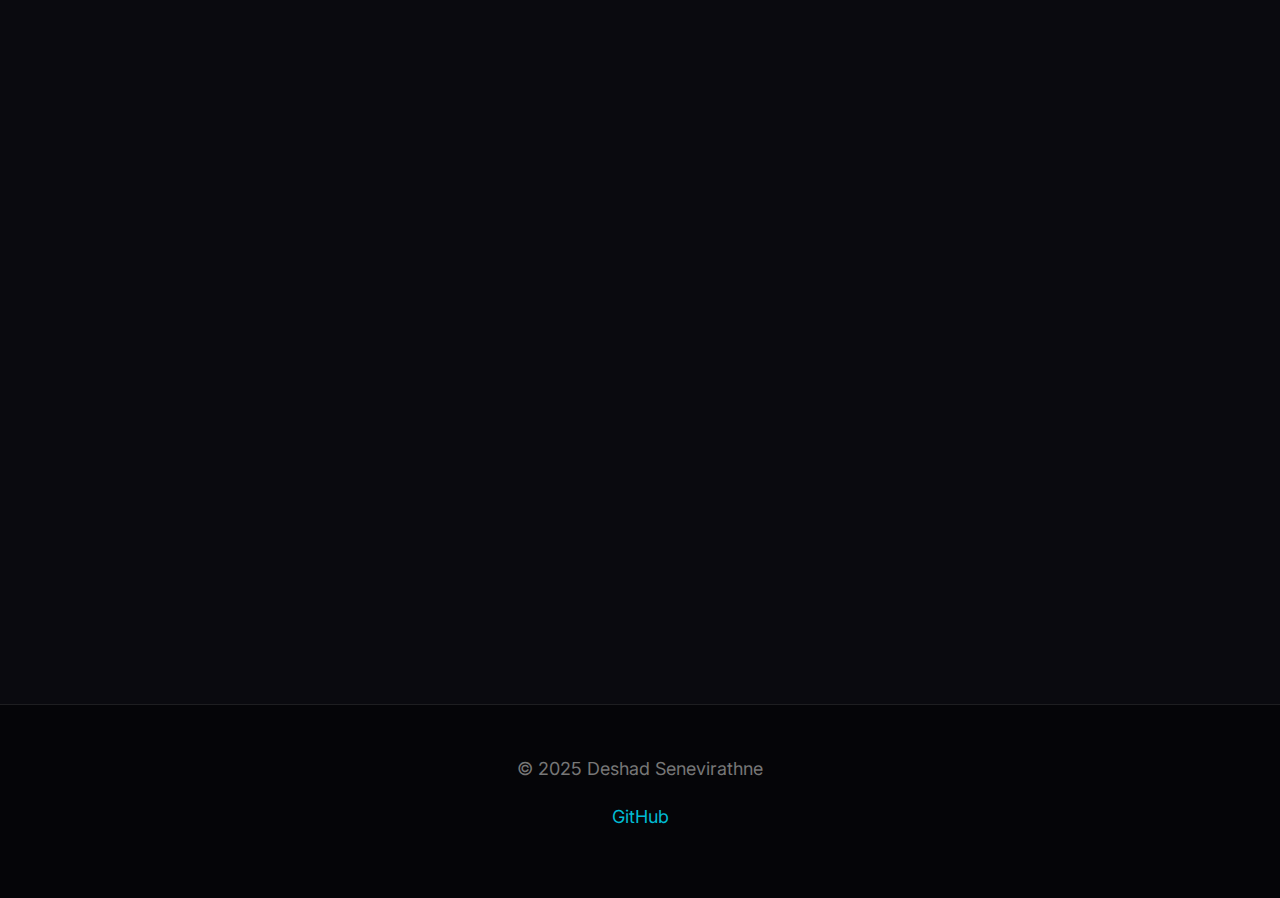
<file: projects/sentinodex.html>
<!DOCTYPE html>
<html lang="en">
<head>
  <meta charset="utf-8" />
  <meta name="viewport" content="width=device-width,initial-scale=1" />
  <title>Sentinode X - Satellite Telemetry Simulator | Deshad Senevirathne</title>
  <meta name="description" content="Sentinode X satellite telemetry simulator by Deshad Senevirathne - Real-time anomaly detection using Neural Networks, Node.js and Python">
  <meta name="keywords" content="Sentinode X, satellite simulator, telemetry, anomaly detection, Deshad Senevirathne, space technology">
  <meta name="author" content="Deshad Senevirathne">
  
  <link rel="preconnect" href="https://fonts.googleapis.com">
  <link rel="preconnect" href="https://fonts.gstatic.com" crossorigin>
  <link href="https://fonts.googleapis.com/css2?family=Inter:wght@300;400;500;600;700&family=Space+Grotesk:wght@400;700&display=swap" rel="stylesheet">
  
  <link rel="stylesheet" href="../styles.css">
  
  <style>
    .action-links {
      margin: 30px 0;
      display: flex;
      gap: 20px;
      flex-wrap: wrap;
    }
    .btn-action {
      display: inline-block;
      padding: 12px 25px;
      background: var(--gradient-accent);
      color: white;
      font-weight: 700;
      text-decoration: none;
      border-radius: 50px;
      transition: all 0.3s ease;
      box-shadow: var(--glow-orange);
    }
    .btn-action:hover {
      transform: translateY(-3px);
      box-shadow: 0 0 30px rgba(255,152,0,0.8);
      color: white;
    }
    .btn-action.primary {
      background: var(--gradient-primary);
      box-shadow: var(--glow-cyan);
    }
    .btn-action.primary:hover {
      box-shadow: 0 0 30px rgba(0,188,212,0.8);
    }
    .project-image {
      width: 100%;
      height: auto;
      border: 2px solid var(--cyan);
      border-radius: 15px;
      margin: 20px 0;
      box-shadow: var(--glass-shadow);
    }
    .snapshot-gallery {
      display: grid;
      grid-template-columns: repeat(auto-fit, minmax(300px, 1fr));
      gap: 20px;
      margin-top: 20px;
    }
    .snapshot-gallery img {
      width: 100%;
      height: 300px;
      object-fit: cover;
      border: 3px solid var(--cyan);
      border-radius: 10px;
      transition: transform 0.3s ease;
    }
    .snapshot-gallery img:hover {
      transform: scale(1.05);
      box-shadow: var(--glow-cyan);
    }
    .video-container {
      position: relative;
      width: 100%;
      max-width: 900px;
      margin: 30px auto;
      border-radius: 15px;
      overflow: hidden;
      box-shadow: var(--glow-cyan);
      transition: transform 0.3s ease;
    }
    .video-container:hover {
      transform: scale(1.02);
    }
    .video-thumbnail {
      width: 100%;
      height: auto;
      display: block;
    }
    .play-button {
      position: absolute;
      top: 50%;
      left: 50%;
      transform: translate(-50%, -50%);
      font-size: 3rem;
      color: #fff;
      background: rgba(0, 188, 212, 0.7);
      border-radius: 50%;
      padding: 18px 28px;
      pointer-events: none;
      transition: background 0.3s ease;
    }
    .video-container:hover .play-button {
      background: rgba(255, 152, 0, 0.8);
    }
    @media(max-width:768px) {
      .snapshot-gallery {
        grid-template-columns: 1fr;
      }
      .snapshot-gallery img {
        height: 200px;
      }
    }
  </style>
</head>
<body>
  <img src="../rocket.png" id="rocket" class="rocket-cursor" alt="">

  <nav id="navbar">
    <div class="nav-container">
      <div class="nav-brand">DeshadSpace</div>
      <button class="nav-toggle" id="nav-toggle" aria-label="Toggle navigation">
        <span></span><span></span><span></span>
      </button>
      <ul class="nav-menu" id="nav-menu">
        <li><a href="../index.html" class="nav-link">Home</a></li>
        <li><a href="../about.html" class="nav-link">About</a></li>
        <li><a href="../projects.html" class="nav-link active">Projects</a></li>
        <li><a href="../research.html" class="nav-link">Research</a></li>
        <li><a href="../articles.html" class="nav-link">Articles</a></li>
        <li><a href="../downloads.html" class="nav-link">Downloads</a></li>
        <li><a href="../contact.html" class="nav-link">Contact</a></li>
      </ul>
    </div>
  </nav>

  <main class="container" style="padding-top: 120px;">
    <h1 class="gradient-text fade-in">Sentinode X</h1>
    <h2 class="fade-in" style="color: var(--orange); margin-bottom: 1rem;">Satellite Telemetry Simulator</h2>
    <p class="fade-in"><strong>Status:</strong> <span class="card-badge badge-active">Initial Prototype (Active Development)</span></p>
    
    <div class="glass-card fade-in">
      <p>
        Sentinode X is an experimental <strong>satellite telemetry simulator</strong> project aimed at 
        modeling, simulating, and visualizing real-time satellite telemetry data flows. It leverages <strong>Node.js</strong>
        and <strong>Python</strong> to create a complete ground segment mock-up.
      </p>
    </div>

    <h2 class="fade-in" style="margin-top: 3rem;">Demo Video</h2>
    <p class="fade-in">Watch the system in action — the telemetry dashboard and live anomaly detection pipeline.</p>

    <div class="video-container fade-in">
      <a href="https://youtu.be/pnuA4mEKvt0" target="_blank" class="video-link">
        <img src="svid.png" alt="Sentinode X Demo Video" class="video-thumbnail">
        <div class="play-button">▶</div>
      </a>
    </div>

    <div class="action-links fade-in">
      <a href="https://github.com/deshadspace/sentinode" target="_blank" class="btn-action">
        View on GitHub
      </a>
      <a href="Sentinode_X.pdf" target="_blank" class="btn-action primary">
        Read White Paper
      </a>
    </div>

    <h2 class="fade-in" style="margin-top: 3rem;">System Architecture</h2>
    <div class="glass-card fade-in">
      <p>
        The architecture models a typical satellite ground system, separating data generation (Simulator) from 
        data handling (Ground Segment). This modular design facilitates testing of individual components, 
        especially the data ingestion and anomaly detection pipelines.
      </p>
    </div>
    <img src="architecture.png" alt="Sentinode X System Architecture Diagram" class="project-image fade-in">

    <h2 class="fade-in" style="margin-top: 3rem;">Key Implementation Details</h2>
    <div class="glass-card fade-in">
      <ul style="list-style-position: inside; color: #ccc;">
        <li style="margin-bottom: 1rem;"><strong>Telemetry Generation:</strong> Uses a Node.js server to generate realistic, time-series data for various satellite bus subsystems (power, temperature, attitude).</li>
        <li style="margin-bottom: 1rem;"><strong>Data Pipeline:</strong> Data is ingested into an <strong>SQL</strong> database, simulating archival and immediate access for monitoring tools.</li>
        <li><strong>Predictive Analytics:</strong> Implements <strong>Python</strong> and <strong>Neural Networks</strong> to process simulated telemetry and predict component failures or detect anomalies in real-time.</li>
      </ul>
    </div>

    <h2 class="fade-in" style="margin-top: 3rem;">Frontend Snapshots (Control Dashboard)</h2>
    <p class="fade-in">The web-based dashboard provides a real-time view of the simulated satellite's health and operational status.</p>
    
    <div class="snapshot-gallery">
      <img src="f1.png" alt="Telemetry Dashboard Snapshot 1" class="fade-in">
      <img src="f3.png" alt="Anomaly Detection Chart Snapshot 2" class="fade-in">
      <img src="f2.png" alt="Telemetry Generator Interface Snapshot 3" class="fade-in">
    </div>

    <div class="glass-card fade-in" style="margin-top: 3rem;">
      <p>
        The project is a foundational piece for exploring future work in <strong>AI-driven Space Situational Awareness (SSA)</strong> and <strong>Autonomous Satellite Operations</strong>.
      </p>
      <p>
        🚀 For now, the project is in early development. Further details and implementations will be added soon.
      </p>
    </div>
  </main>

  <footer>
    <div class="container">
      <p>© 2025 Deshad Senevirathne</p>
      <p>
        <a href="https://github.com/deshadspace" target="_blank" rel="noopener noreferrer">GitHub</a>
      </p>
    </div>
  </footer>

  <script src="../script.js"></script>
</body>
</html>
</file>
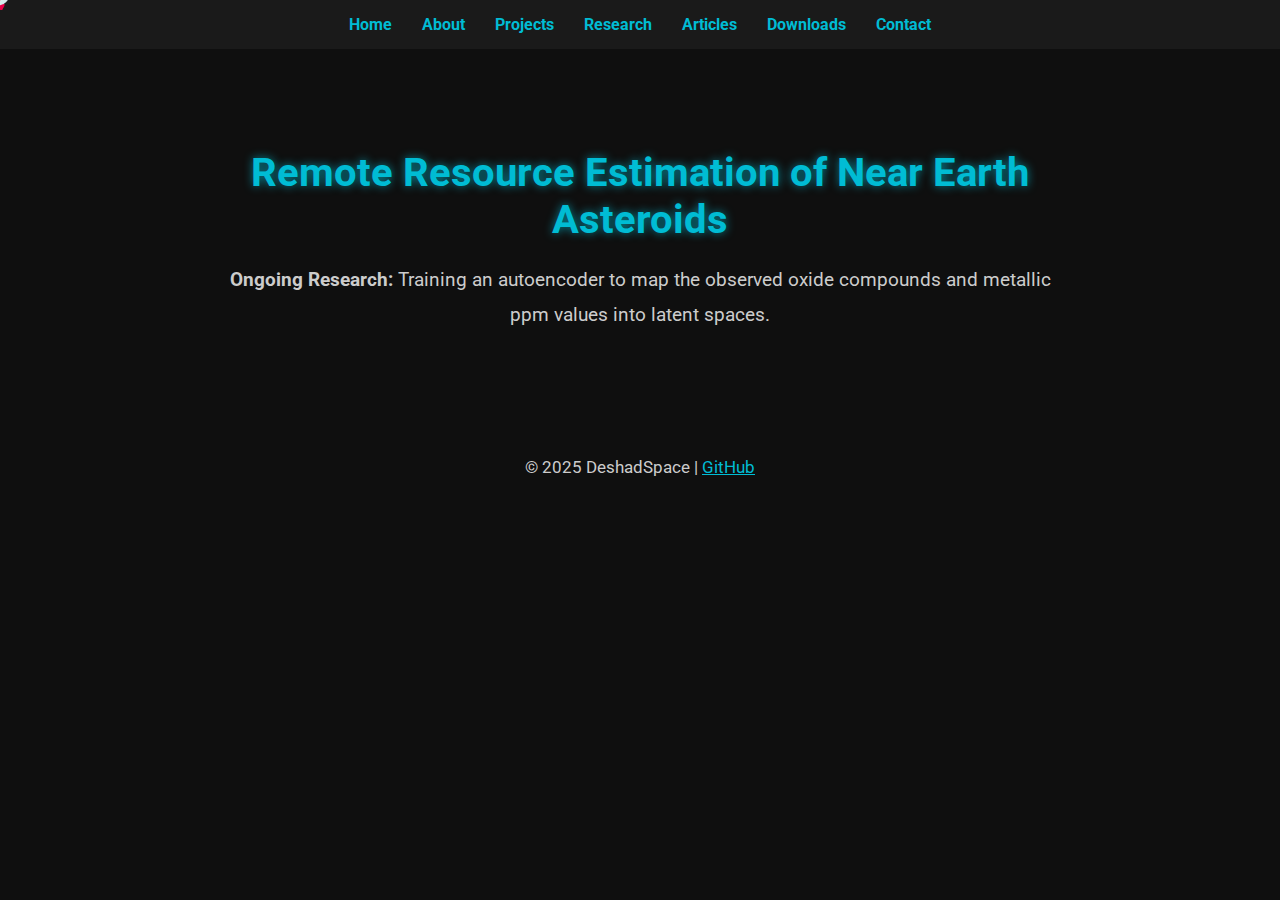
<file: research/asteroidest.html>
<!DOCTYPE html>
<html lang="en">
<head>
  <meta charset="UTF-8">
  <meta name="viewport" content="width=device-width, initial-scale=1.0">
  <title>DeshadSpace | Asteroid Mining</title>
  <!-- Google Fonts -->
  <link href="https://fonts.googleapis.com/css2?family=Roboto:wght@400;700&display=swap" rel="stylesheet">

  <style>
    /* Reset & fonts */
    * { margin: 0; padding: 0; box-sizing: border-box; font-family: 'Roboto', sans-serif; }
    body { background: #0f0f0f; color: #fff; cursor: none; overflow-x: hidden; }

    /* Navigation */
    nav {
      display: flex;
      justify-content: center;
      background: #1a1a1a;
      padding: 15px 0;
      position: sticky;
      top: 0;
      z-index: 999;
    }
    nav a {
      color: #00bcd4;
      text-decoration: none;
      margin: 0 15px;
      font-weight: 700;
      transition: color 0.3s ease;
    }
    nav a:hover { color: #ff9800; }

    /* Section */
    .container {
      max-width: 900px;
      margin: 80px auto;
      padding: 20px;
      text-align: center;
    }

    h1 {
      font-size: 2.5em;
      color: #00bcd4;
      margin-bottom: 20px;
      text-shadow: 0 0 10px rgba(0,188,212,0.7);
    }

    p {
      font-size: 1.2em;
      color: #ccc;
      line-height: 1.8;
    }

    /* Rocket cursor */
    .rocket-cursor {
      position: fixed;
      width: 20px;
      height: 20px;
      pointer-events: none;
      z-index: 10000;
      transform: translate(-50%, -50%);
    }

    .trail {
      position: fixed;
      width: 7px;
      height: 7px;
      background: #ff9800;
      border-radius: 50%;
      pointer-events: none;
      opacity: 0.7;
      z-index: 9999;
      animation: fade 0.6s linear forwards;
    }

    @keyframes fade { to { opacity: 0; transform: translateY(20px); } }

    /* Footer */
    footer {
      margin-top: 60px;
      padding: 20px;
      color: #777;
      font-size: 0.9em;
      text-align: center;
    }
  </style>
</head>
<body>

  <!-- Rocket Cursor -->
  <img src="../rocket.png" id="rocket" class="rocket-cursor">

  <!-- Navigation -->
  <nav>
    <a href="../index.html">Home</a>
    <a href="../about.html">About</a>
    <a href="../projects.html">Projects</a>
    <a href="../research.html">Research</a>
    <a href="../articles.html">Articles</a>
    <a href="../downloads.html">Downloads</a>
    <a href="../contact.html">Contact</a>
  </nav>

  <!-- Research Section -->
  <div class="container">
    <h1>Remote Resource Estimation of Near Earth Asteroids</h1>
    <p>
      <strong>Ongoing Research:</strong> Training an autoencoder to map the observed oxide compounds 
      and metallic ppm values into latent spaces.  
    </p>
  </div>

  <!-- Footer -->
  <footer>
    <p>© 2025 DeshadSpace | <a href="https://github.com/deshadspace" style="color:#00bcd4;">GitHub</a></p>
  </footer>

  <!-- Rocket Cursor Script -->
  <script>
    const rocket = document.getElementById('rocket');
    let lastX = window.innerWidth / 2;
    let lastY = window.innerHeight / 2;

    document.addEventListener('mousemove', (e) => {
      const x = e.clientX, y = e.clientY;
      rocket.style.left = x + 'px';
      rocket.style.top = y + 'px';

      const deltaX = x - lastX, deltaY = y - lastY;
      const angle = Math.atan2(deltaY, deltaX) * (180 / Math.PI);
      rocket.style.transform = `translate(-50%, -50%) rotate(${angle + 45}deg)`;

      lastX = x; lastY = y;

      const trail = document.createElement('div');
      trail.className = 'trail';
      trail.style.left = (x - 4) + 'px';
      trail.style.top = (y - 4) + 'px';
      document.body.appendChild(trail);
      setTimeout(() => trail.remove(), 600);
    });
  </script>

</body>
</html>
</file>
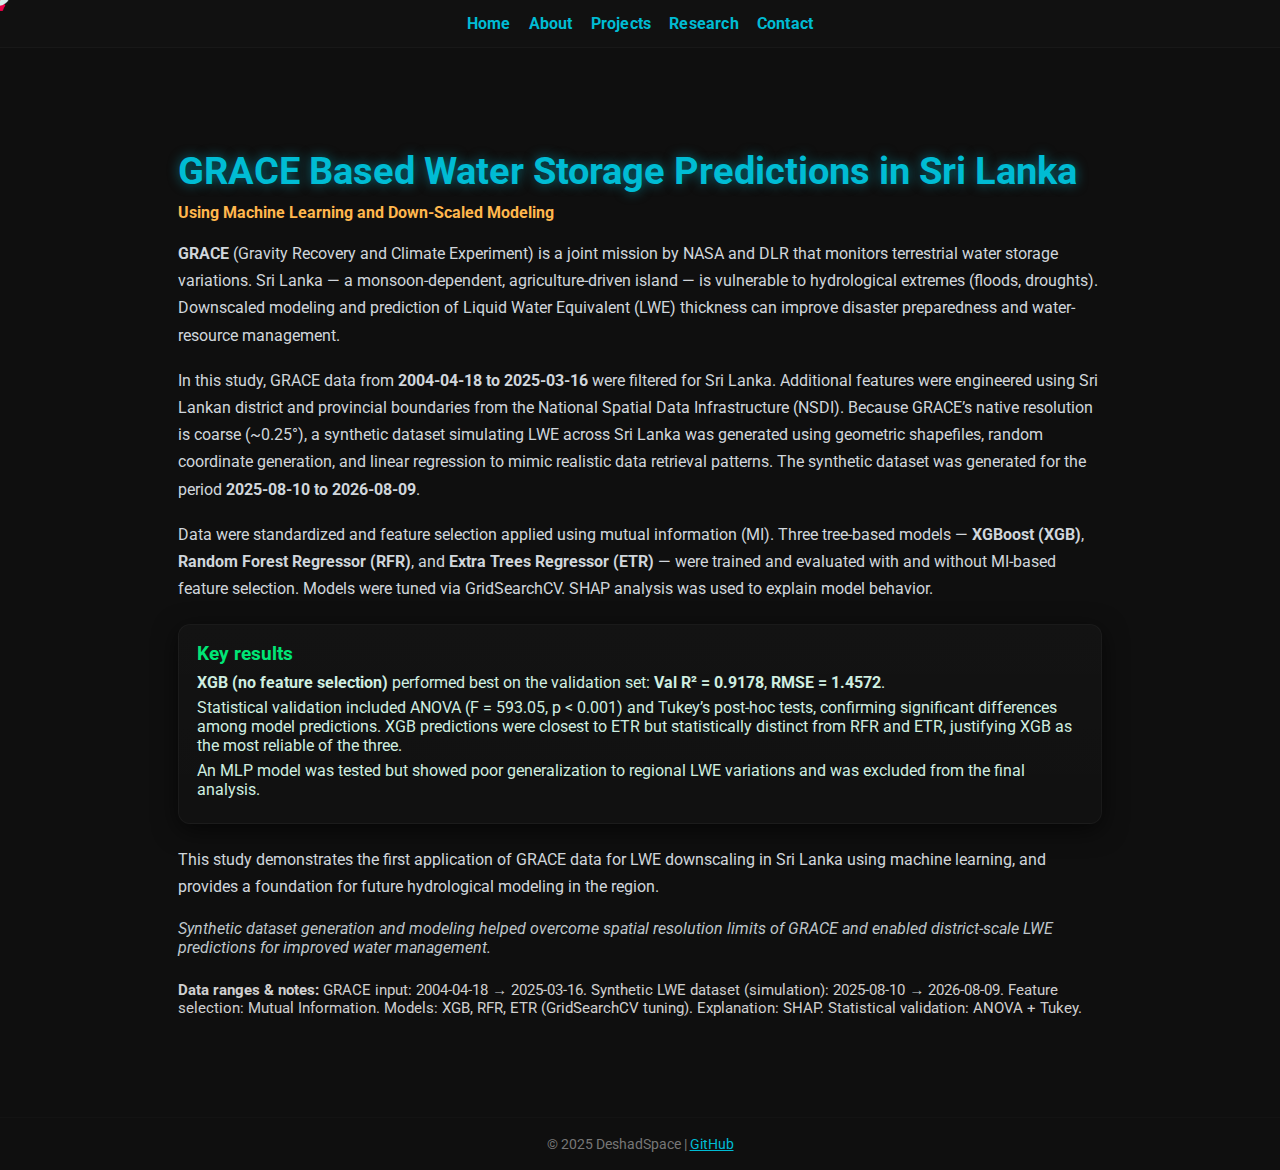
<file: research/GRACESL.html>
<!DOCTYPE html>
<html lang="en">
<head>
  <meta charset="utf-8" />
  <meta name="viewport" content="width=device-width,initial-scale=1" />
  <title>DeshadSpace | GRACE SL</title>
  <!-- Google Fonts -->
  <link href="https://fonts.googleapis.com/css2?family=Roboto:wght@400;700&display=swap" rel="stylesheet">

  <style>
    /* Reset & fonts */
    * { margin:0; padding:0; box-sizing:border-box; font-family: 'Roboto', sans-serif; }
    html,body { height:100%; }
    body {
      background: #0f0f0f;
      color: #fff;
      cursor: none;
      overflow-x: hidden;
      -webkit-font-smoothing:antialiased;
      -moz-osx-font-smoothing:grayscale;
    }

    /* Navigation */
    nav {
      display:flex;
      justify-content:center;
      gap:18px;
      background:#111;
      padding:14px 10px;
      position:sticky;
      top:0;
      z-index:999;
      border-bottom:1px solid rgba(255,255,255,0.03);
    }
    nav a {
      color:#00bcd4;
      text-decoration:none;
      font-weight:700;
      letter-spacing:0.2px;
      transition: color .18s ease;
    }
    nav a:hover { color:#ff9800; }

    /* Page container */
    .container {
      max-width:980px;
      margin:72px auto;
      padding:28px;
      text-align:left;
    }

    /* Title + intro */
    h1 {
      font-size:2.4rem;
      color:#00bcd4;
      margin-bottom:10px;
      text-shadow:0 0 12px rgba(0,188,212,0.55);
    }
    .subtitle {
      color:#ffb74d;
      font-weight:700;
      margin-bottom:18px;
    }
    p.lead {
      color:#d0d6dc;
      line-height:1.7;
      margin-bottom:18px;
    }

    /* Highlight box for key results */
    .results {
      background: linear-gradient(180deg, rgba(255,255,255,0.02), rgba(255,255,255,0.01));
      border: 1px solid rgba(255,255,255,0.04);
      padding:18px;
      border-radius:12px;
      margin:22px 0;
      box-shadow: 0 6px 24px rgba(0,0,0,0.6);
    }
    .results h3 { color:#00e676; margin-bottom:8px; }
    .results p { color:#cfeee0; margin:6px 0; }

    /* small note style */
    .note { color:#bfc7cc; font-style:italic; margin-top:12px; }

    /* Author / meta */
    .meta { margin-top:24px; color:#cfcfcf; font-size:0.95rem; }

    /* Footer */
    footer {
      margin-top:60px;
      padding:18px;
      color:#777;
      font-size:0.88rem;
      text-align:center;
      border-top:1px solid rgba(255,255,255,0.02);
    }

    /* Rocket cursor */
    .rocket-cursor {
      position: fixed;
      width: 22px;
      height: 22px;
      pointer-events: none;
      z-index: 10000;
      transform: translate(-50%,-50%);
    }

    /* Trail particle */
    .trail {
      position: fixed;
      width: 7px;
      height: 7px;
      background: #ff9800;
      border-radius: 50%;
      pointer-events: none;
      opacity: 0.8;
      z-index: 9999;
      animation: fade 0.6s linear forwards;
    }
    @keyframes fade { to { opacity:0; transform: translateY(18px); } }

    /* Responsive tweaks */
    @media (max-width:700px) {
      .container { margin:48px 18px; padding:18px; }
      h1 { font-size:1.8rem; }
    }
  </style>
</head>
<body>
  
  <img src="../rocket.png" id="rocket" class="rocket-cursor" alt="rocket cursor">

  <!-- Navigation -->
  <nav>
    <a href="../index.html">Home</a>
    <a href="../about.html">About</a>
    <a href="../projects.html">Projects</a>
    <a href="../research.html">Research</a>
    <a href="../contact.html">Contact</a>
  </nav>

  <!-- Main content -->
  <main class="container" role="main">
    <h1>GRACE Based Water Storage Predictions in Sri Lanka</h1>
    <div class="subtitle">Using Machine Learning and Down-Scaled Modeling</div>

    <p class="lead">
      <strong>GRACE</strong> (Gravity Recovery and Climate Experiment) is a joint mission by NASA and DLR that monitors terrestrial water storage variations. Sri Lanka — a monsoon-dependent, agriculture-driven island — is vulnerable to hydrological extremes (floods, droughts). Downscaled modeling and prediction of Liquid Water Equivalent (LWE) thickness can improve disaster preparedness and water-resource management.
    </p>

    <p class="lead">
      In this study, GRACE data from <strong>2004-04-18 to 2025-03-16</strong> were filtered for Sri Lanka. Additional features were engineered using Sri Lankan district and provincial boundaries from the National Spatial Data Infrastructure (NSDI). Because GRACE’s native resolution is coarse (~0.25°), a synthetic dataset simulating LWE across Sri Lanka was generated using geometric shapefiles, random coordinate generation, and linear regression to mimic realistic data retrieval patterns. The synthetic dataset was generated for the period <strong>2025-08-10 to 2026-08-09</strong>.
    </p>

    <p class="lead">
      Data were standardized and feature selection applied using mutual information (MI). Three tree-based models — <strong>XGBoost (XGB)</strong>, <strong>Random Forest Regressor (RFR)</strong>, and <strong>Extra Trees Regressor (ETR)</strong> — were trained and evaluated with and without MI-based feature selection. Models were tuned via GridSearchCV. SHAP analysis was used to explain model behavior.
    </p>

    <div class="results" aria-label="Key results">
      <h3>Key results</h3>
      <p><strong>XGB (no feature selection)</strong> performed best on the validation set: <strong>Val R² = 0.9178</strong>, <strong>RMSE = 1.4572</strong>.</p>
      <p>Statistical validation included ANOVA (F = 593.05, p &lt; 0.001) and Tukey’s post-hoc tests, confirming significant differences among model predictions. XGB predictions were closest to ETR but statistically distinct from RFR and ETR, justifying XGB as the most reliable of the three.</p>
      <p>An MLP model was tested but showed poor generalization to regional LWE variations and was excluded from the final analysis.</p>
    </div>

    <p class="lead">
      This study demonstrates the first application of GRACE data for LWE downscaling in Sri Lanka using machine learning, and provides a foundation for future hydrological modeling in the region.
    </p>

    <p class="note"><em>Synthetic dataset generation and modeling helped overcome spatial resolution limits of GRACE and enabled district-scale LWE predictions for improved water management.</em></p>

    <div class="meta">
      <strong>Data ranges & notes:</strong> GRACE input: 2004-04-18 → 2025-03-16. Synthetic LWE dataset (simulation): 2025-08-10 → 2026-08-09. Feature selection: Mutual Information. Models: XGB, RFR, ETR (GridSearchCV tuning). Explanation: SHAP. Statistical validation: ANOVA + Tukey.
    </div>
  </main>

  <footer>
    <p>© 2025 DeshadSpace | <a href="https://github.com/deshadspace" style="color:#00bcd4;">GitHub</a></p>
  </footer>

  <!-- Rocket cursor script (shared behaviour with other pages) -->
  <script>
    const rocket = document.getElementById('rocket');
    let lastX = window.innerWidth/2, lastY = window.innerHeight/2;

    document.addEventListener('mousemove', (e) => {
      const x = e.clientX, y = e.clientY;

      // move rocket image while it's present
      rocket.style.left = x + 'px';
      rocket.style.top = y + 'px';

      // rotation
      const deltaX = x - lastX, deltaY = y - lastY;
      const angle = Math.atan2(deltaY, deltaX) * (180 / Math.PI);
      rocket.style.transform = `translate(-50%,-50%) rotate(${angle + 45}deg)`;

      lastX = x; lastY = y;

      // trail particle
      const trail = document.createElement('div');
      trail.className = 'trail';
      trail.style.left = (x - 4) + 'px';
      trail.style.top = (y - 4) + 'px';
      document.body.appendChild(trail);
      setTimeout(() => trail.remove(), 600);
    });
  </script>
</body>
</html>
</file>
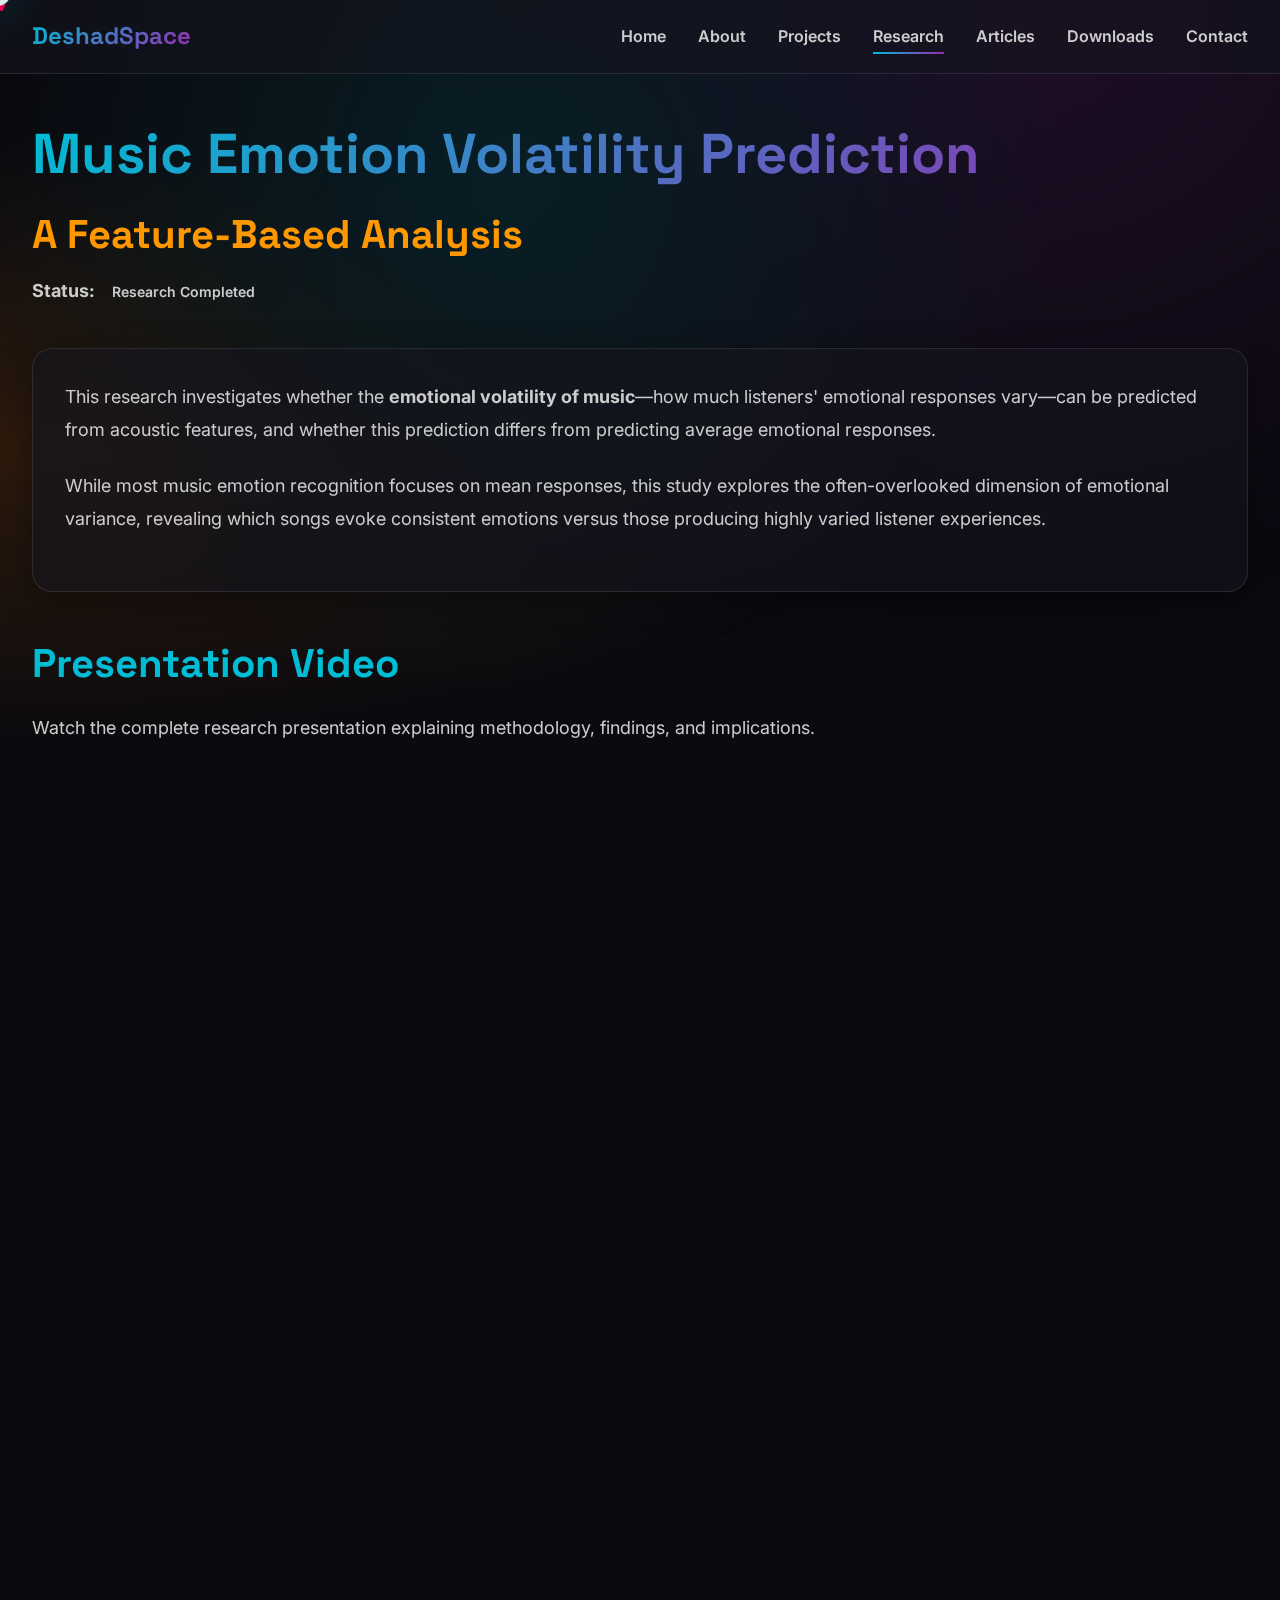
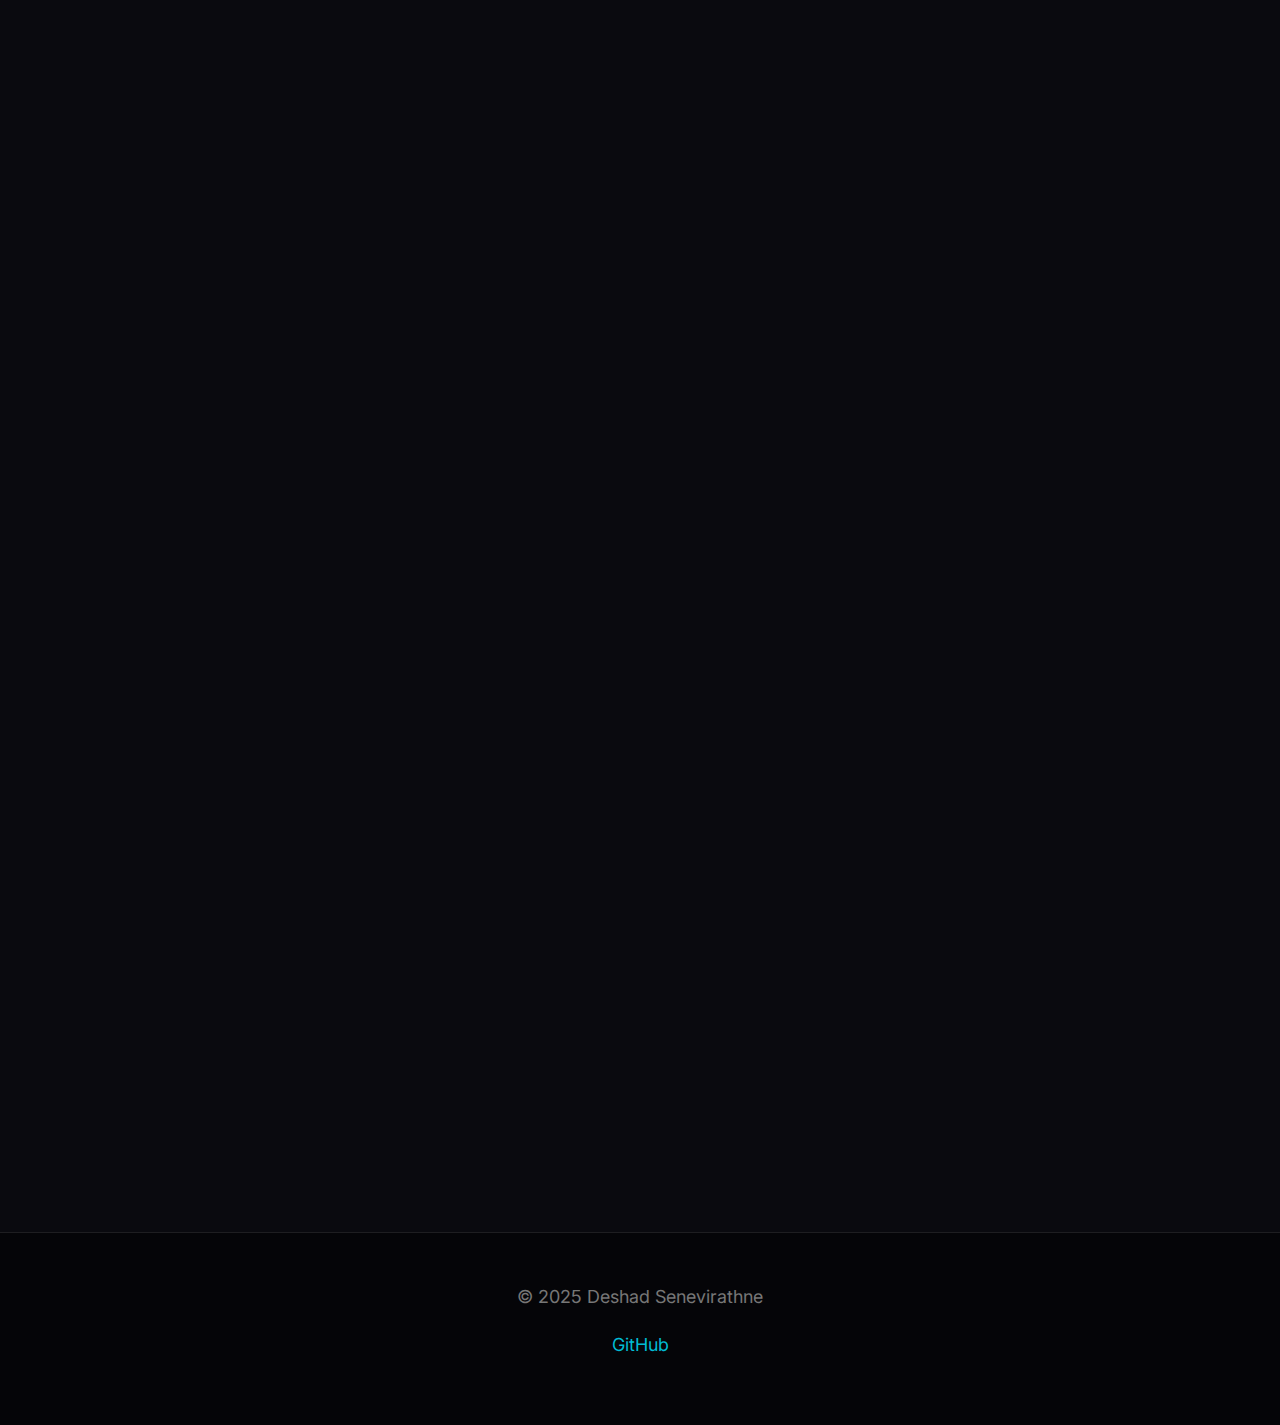
<file: research/musicemo.html>
<!DOCTYPE html>
<html lang="en">
<head>
  <meta charset="utf-8" />
  <meta name="viewport" content="width=device-width,initial-scale=1" />
  <title>Music Emotion Volatility Prediction | Deshad Senevirathne</title>
  <meta name="description" content="Predicting emotional volatility in music using acoustic features - Research by Deshad Senevirathne">
  <meta name="keywords" content="music emotion, volatility prediction, acoustic features, machine learning, Deshad Senevirathne">
  <meta name="author" content="Deshad Senevirathne">
  
  <link rel="preconnect" href="https://fonts.googleapis.com">
  <link rel="preconnect" href="https://fonts.gstatic.com" crossorigin>
  <link href="https://fonts.googleapis.com/css2?family=Inter:wght@300;400;500;600;700&family=Space+Grotesk:wght@400;700&display=swap" rel="stylesheet">
  
  <link rel="stylesheet" href="../styles.css">
  
  <style>
    .action-links {
      margin: 30px 0;
      display: flex;
      gap: 20px;
      flex-wrap: wrap;
    }
    .btn-action {
      display: inline-block;
      padding: 12px 25px;
      background: var(--gradient-accent);
      color: white;
      font-weight: 700;
      text-decoration: none;
      border-radius: 50px;
      transition: all 0.3s ease;
      box-shadow: var(--glow-orange);
    }
    .btn-action:hover {
      transform: translateY(-3px);
      box-shadow: 0 0 30px rgba(255,152,0,0.8);
      color: white;
    }
    .btn-action.primary {
      background: var(--gradient-primary);
      box-shadow: var(--glow-cyan);
    }
    .btn-action.primary:hover {
      box-shadow: 0 0 30px rgba(0,188,212,0.8);
    }
    .project-image {
      width: 100%;
      height: auto;
      border: 2px solid var(--cyan);
      border-radius: 15px;
      margin: 20px 0;
      box-shadow: var(--glass-shadow);
    }
    .results-table {
      width: 100%;
      border-collapse: collapse;
      margin: 20px 0;
      background: rgba(0,0,0,0.3);
      border-radius: 10px;
      overflow: hidden;
    }
    .results-table th,
    .results-table td {
      padding: 12px;
      text-align: left;
      border-bottom: 1px solid rgba(0,188,212,0.2);
    }
    .results-table th {
      background: rgba(0,188,212,0.2);
      color: var(--cyan);
      font-weight: 700;
    }
    .results-table tr:hover {
      background: rgba(0,188,212,0.1);
    }
    .metric-excellent { color: #4CAF50; font-weight: 600; }
    .metric-moderate { color: #FF9800; font-weight: 600; }
    .metric-low { color: #F44336; font-weight: 600; }
    .feature-stats {
      display: grid;
      grid-template-columns: repeat(auto-fit, minmax(200px, 1fr));
      gap: 15px;
      margin: 20px 0;
    }
    .stat-box {
      background: rgba(0,188,212,0.1);
      padding: 15px;
      border-radius: 10px;
      border: 1px solid var(--cyan);
      text-align: center;
    }
    .stat-number {
      font-size: 2rem;
      font-weight: 700;
      color: var(--cyan);
      display: block;
    }
    .stat-label {
      color: #ccc;
      font-size: 0.9rem;
      margin-top: 5px;
    }
    .hypothesis-box {
      background: linear-gradient(135deg, rgba(0,188,212,0.1), rgba(255,152,0,0.1));
      border-left: 4px solid var(--cyan);
      padding: 20px;
      margin: 20px 0;
      border-radius: 5px;
    }
    .video-container {
      position: relative;
      width: 100%;
      max-width: 900px;
      margin: 30px auto;
      border-radius: 15px;
      overflow: hidden;
      box-shadow: var(--glow-cyan);
      transition: transform 0.3s ease;
    }
    .video-container:hover {
      transform: scale(1.02);
    }
    .video-thumbnail {
      width: 100%;
      height: auto;
      display: block;
    }
    .play-button {
      position: absolute;
      top: 50%;
      left: 50%;
      transform: translate(-50%, -50%);
      font-size: 3rem;
      color: #fff;
      background: rgba(0, 188, 212, 0.7);
      border-radius: 50%;
      padding: 18px 28px;
      pointer-events: none;
      transition: background 0.3s ease;
    }
    .video-container:hover .play-button {
      background: rgba(255, 152, 0, 0.8);
    }
    .snapshot-gallery {
      display: grid;
      grid-template-columns: repeat(2, 1fr);
      gap: 20px;
      margin-top: 20px;
    }
    .snapshot-gallery img {
      width: 100%;
      height: auto;
      object-fit: contain;
      border: 3px solid var(--cyan);
      border-radius: 10px;
      transition: transform 0.3s ease;
    }
    .snapshot-gallery img:hover {
      transform: scale(1.02);
      box-shadow: var(--glow-cyan);
    }
    @media(max-width:768px) {
      .feature-stats {
        grid-template-columns: 1fr;
      }
      .snapshot-gallery {
        grid-template-columns: 1fr;
      }
    }
  </style>
</head>
<body>
  <img src="../rocket.png" id="rocket" class="rocket-cursor" alt="">

  <nav id="navbar">
    <div class="nav-container">
      <div class="nav-brand">DeshadSpace</div>
      <button class="nav-toggle" id="nav-toggle" aria-label="Toggle navigation">
        <span></span><span></span><span></span>
      </button>
      <ul class="nav-menu" id="nav-menu">
        <li><a href="../index.html" class="nav-link">Home</a></li>
        <li><a href="../about.html" class="nav-link">About</a></li>
        <li><a href="../projects.html" class="nav-link">Projects</a></li>
        <li><a href="../research.html" class="nav-link active">Research</a></li>
        <li><a href="../articles.html" class="nav-link">Articles</a></li>
        <li><a href="../downloads.html" class="nav-link">Downloads</a></li>
        <li><a href="../contact.html" class="nav-link">Contact</a></li>
      </ul>
    </div>
  </nav>

  <main class="container" style="padding-top: 120px;">
    <h1 class="gradient-text fade-in">Music Emotion Volatility Prediction</h1>
    <h2 class="fade-in" style="color: var(--orange); margin-bottom: 1rem;">A Feature-Based Analysis</h2>
    <p class="fade-in"><strong>Status:</strong> <span class="card-badge badge-completed">Research Completed</span></p>
    
    <div class="glass-card fade-in">
      <p>
        This research investigates whether the <strong>emotional volatility of music</strong>—how much listeners' 
        emotional responses vary—can be predicted from acoustic features, and whether this prediction differs 
        from predicting average emotional responses.
      </p>
      <p>
        While most music emotion recognition focuses on mean responses, this study explores the often-overlooked 
        dimension of emotional variance, revealing which songs evoke consistent emotions versus those producing 
        highly varied listener experiences.
      </p>
    </div>

    <h2 class="fade-in" style="margin-top: 3rem;">Presentation Video</h2>
    <p class="fade-in">Watch the complete research presentation explaining methodology, findings, and implications.</p>

    <div class="video-container fade-in">
      <a href="https://youtu.be/LK0zMTWVmtw?si=zxq1N5TQGs8ziEsU" target="_blank" class="video-link">
        <img src="Musicemotion.jpg" alt="Music Emotion Volatility Research Presentation" class="video-thumbnail">
        <div class="play-button">▶</div>
      </a>
    </div>

    <div class="action-links fade-in">
      <a href="https://github.com/deshadspace/musicemo" target="_blank" class="btn-action">
        View on GitHub
      </a>
    </div>

    <h2 class="fade-in" style="margin-top: 3rem;">Research Hypothesis</h2>
    <div class="hypothesis-box fade-in">
      <h3 style="color: var(--cyan); margin-top: 0;">H1 — Emotional Volatility is Predictable</h3>
      <p style="font-size: 1.1rem; margin-bottom: 0;">
        Acoustic structure predicts variance of emotion better than, or at least comparably to, mean emotion.
      </p>
    </div>

    <h2 class="fade-in" style="margin-top: 3rem;">Dataset & Approach</h2>
    <div class="glass-card fade-in">
      <p>
        The study utilized the <strong>PMEmo (Personalized Music Emotion Dataset)</strong>, which contains:
      </p>
      <ul style="list-style-position: inside; color: #ccc;">
        <li style="margin-bottom: 0.5rem;">Perceptual acoustic features</li>
        <li style="margin-bottom: 0.5rem;">Listener ratings across multiple contexts</li>
        <li style="margin-bottom: 0.5rem;">Emotion labels (Arousal and Valence dimensions)</li>
      </ul>
      <p style="margin-top: 1rem;">
        This dataset enabled cross-listener context sensitivity analysis, making it ideal for examining 
        emotional variance across diverse listening experiences.
      </p>
    </div>

    <div class="feature-stats fade-in">
      <div class="stat-box">
        <span class="stat-number">6,373</span>
        <span class="stat-label">Initial Acoustic Features</span>
      </div>
      <div class="stat-box">
        <span class="stat-number">767</span>
        <span class="stat-label">Songs Analyzed</span>
      </div>
      <div class="stat-box">
        <span class="stat-number">4</span>
        <span class="stat-label">Target Variables</span>
      </div>
      <div class="stat-box">
        <span class="stat-number">227</span>
        <span class="stat-label">Features for MEAN Targets</span>
      </div>
      <div class="stat-box">
        <span class="stat-number">322</span>
        <span class="stat-label">Features for STD Targets</span>
      </div>
    </div>

    <h2 class="fade-in" style="margin-top: 3rem;">Methodology Pipeline</h2>
    <div class="glass-card fade-in">
      <h3 style="color: var(--cyan);">Stage 1: Unsupervised Feature Pruning</h3>
      <p><strong>Variance Filtering:</strong> Removed 279 near-constant features with variance below 1e-6</p>
      <p><strong>Collinearity Reduction:</strong> Eliminated 2,254 redundant features with correlation exceeding 0.95</p>
      <p><strong>Result:</strong> Feature space reduced from 6,373 to 3,840 features</p>
    </div>

    <div class="glass-card fade-in">
      <h3 style="color: var(--cyan);">Stage 2: Mutual Information Ranking</h3>
      <p>Applied Pareto selection, retaining features accounting for top 20% of total mutual information per target:</p>
      <ul style="list-style-position: inside; color: #ccc; margin-top: 1rem;">
        <li>mean_A: 135 features selected</li>
        <li>mean_V: 172 features selected</li>
        <li>std_A: 184 features selected</li>
        <li>std_V: 144 features selected</li>
      </ul>
      <p style="margin-top: 1rem; color: var(--orange); font-weight: 600;">
        ⚠️ Critical Finding: Zero intersection among all four targets — predicting mean versus variance 
        requires fundamentally different acoustic information.
      </p>
    </div>

    <div class="glass-card fade-in">
      <h3 style="color: var(--cyan);">Model Training</h3>
      <ul style="list-style-position: inside; color: #ccc;">
        <li style="margin-bottom: 0.5rem;"><strong>Algorithm:</strong> ElasticNet Regression</li>
        <li style="margin-bottom: 0.5rem;"><strong>Data Split:</strong> 70% Train / 20% Validation / 10% Test</li>
        <li style="margin-bottom: 0.5rem;"><strong>Preprocessing:</strong> Standardization after split to prevent data leakage</li>
        <li><strong>Hyperparameter Optimization:</strong> Alpha and L1 ratio tuned via validation performance</li>
      </ul>
    </div>

    <h2 class="fade-in" style="margin-top: 3rem;">Results: Static Feature Dataset</h2>
    
    <table class="results-table fade-in">
      <thead>
        <tr>
          <th>Target</th>
          <th>Train R²</th>
          <th>Validation R²</th>
          <th>Test R²</th>
          <th>Interpretation</th>
        </tr>
      </thead>
      <tbody>
        <tr>
          <td><strong>mean_A</strong></td>
          <td>0.797</td>
          <td>0.780</td>
          <td class="metric-excellent">0.707</td>
          <td>Excellent — mean arousal is highly predictable</td>
        </tr>
        <tr>
          <td><strong>mean_V</strong></td>
          <td>0.551</td>
          <td>0.562</td>
          <td class="metric-moderate">0.493</td>
          <td>Moderate — mean valence is predictable but weaker</td>
        </tr>
        <tr>
          <td><strong>std_A</strong></td>
          <td>0.234</td>
          <td>0.039</td>
          <td class="metric-low">0.220</td>
          <td>Low — arousal variance is difficult to predict</td>
        </tr>
        <tr>
          <td><strong>std_V</strong></td>
          <td>0.107</td>
          <td>0.029</td>
          <td class="metric-low">-0.028</td>
          <td>Unpredictable — valence variance not captured by features</td>
        </tr>
      </tbody>
    </table>

    <h2 class="fade-in" style="margin-top: 3rem;">Results: Dynamic Feature Dataset</h2>
    <div class="glass-card fade-in">
      <p>
        Given the poor volatility prediction from static features, I tested whether <strong>dynamic temporal statistics</strong> 
        (computed from time-varying acoustic properties) would better capture emotional variance.
      </p>
    </div>

    <table class="results-table fade-in">
      <thead>
        <tr>
          <th>Target</th>
          <th>Test R²</th>
          <th>Best Alpha</th>
          <th>Best L1 Ratio</th>
        </tr>
      </thead>
      <tbody>
        <tr>
          <td><strong>mean_A</strong></td>
          <td class="metric-excellent">0.657</td>
          <td>0.001</td>
          <td>0.1</td>
        </tr>
        <tr>
          <td><strong>mean_V</strong></td>
          <td class="metric-moderate">0.506</td>
          <td>0.001</td>
          <td>0.1</td>
        </tr>
        <tr>
          <td><strong>std_A</strong></td>
          <td class="metric-low">0.211</td>
          <td>0.001</td>
          <td>0.9</td>
        </tr>
        <tr>
          <td><strong>std_V</strong></td>
          <td class="metric-low">-0.009</td>
          <td>0.01</td>
          <td>0.7</td>
        </tr>
      </tbody>
    </table>

    <div class="glass-card fade-in" style="background: rgba(244,67,54,0.1); border-left: 4px solid #F44336;">
      <h3 style="color: #F44336; margin-top: 0;">Hypothesis Outcome: Not Supported</h3>
      <p>
        Dynamic features produced similar results to static features, confirming that acoustic structure 
        alone cannot reliably predict emotional volatility, particularly for valence.
      </p>
    </div>

    <h2 class="fade-in" style="margin-top: 3rem;">Visualization: Static Feature Results</h2>
    <p class="fade-in">Predicted vs. actual emotion values for static acoustic features across all four targets.</p>
    
    <div class="snapshot-gallery fade-in">
      <img src="Static1.png" alt="Static Features - Mean Arousal Prediction" class="fade-in">
      <img src="Static2.png" alt="Static Features - Mean Valence Prediction" class="fade-in">
      <img src="Static3.png" alt="Static Features - Arousal Volatility Prediction" class="fade-in">
      <img src="Static4.png" alt="Static Features - Valence Volatility Prediction" class="fade-in">
    </div>

    <h2 class="fade-in" style="margin-top: 3rem;">Visualization: Dynamic Feature Results</h2>
    <p class="fade-in">Predicted vs. actual emotion values for dynamic temporal features across all four targets.</p>
    
    <div class="snapshot-gallery fade-in">
      <img src="Dynamic1.png" alt="Dynamic Features - Mean Arousal Prediction" class="fade-in">
      <img src="Dynamic2.png" alt="Dynamic Features - Mean Valence Prediction" class="fade-in">
      <img src="Dynamic3.png" alt="Dynamic Features - Arousal Volatility Prediction" class="fade-in">
      <img src="Dynamic4.png" alt="Dynamic Features - Valence Volatility Prediction" class="fade-in">
    </div>

    <h2 class="fade-in" style="margin-top: 3rem;">Key Findings & Implications</h2>
    <div class="glass-card fade-in">
      <h3 style="color: var(--cyan);">1. Acoustic Determinism vs. Listener Factors</h3>
      <p>
        While acoustic features excellently predict <strong>mean arousal</strong> (R² = 0.707) and moderately 
        predict <strong>mean valence</strong> (R² = 0.493), they fail to explain variance in emotional responses. 
        This suggests emotional volatility arises from <strong>listener-specific factors</strong>—personal history, 
        context, mood, cultural background—rather than acoustic structure.
      </p>
    </div>

    <div class="glass-card fade-in">
      <h3 style="color: var(--cyan);">2. Distinct Feature Sets for Mean vs. Variance</h3>
      <p>
        The zero-intersection result in feature selection reveals that predicting average emotional response 
        requires fundamentally different acoustic information than predicting variability. No single feature 
        was important for all four prediction tasks.
      </p>
    </div>

    <div class="glass-card fade-in">
      <h3 style="color: var(--cyan);">3. Implications for Music Recommendation Systems</h3>
      <p>
        Truly personalized music recommendation systems must account for <strong>both acoustic properties and 
        listener-specific contextual factors</strong> to understand the full spectrum of emotional response. 
        Systems that only consider acoustic features will miss the interpersonal variance that makes music 
        experiences uniquely personal.
      </p>
    </div>

    <div class="glass-card fade-in" style="margin-top: 3rem;">
      <p>
        This research demonstrates that some aspects of musical emotion are <strong>acoustically determined</strong> 
        (mean responses), while others emerge from the <strong>interaction between music and individual listeners</strong> 
        (emotional variance). Understanding this distinction is crucial for advancing both music emotion recognition 
        and personalized listening experiences.
      </p>
      <p style="margin-top: 1.5rem;">
        🎵 Future work will explore incorporating listener metadata, contextual information, and temporal dynamics 
        to better model emotional volatility.
      </p>
    </div>
  </main>

  <footer>
    <div class="container">
      <p>© 2025 Deshad Senevirathne</p>
      <p>
        <a href="https://github.com/deshadspace" target="_blank" rel="noopener noreferrer">GitHub</a>
      </p>
    </div>
  </footer>

  <script src="../script.js"></script>
</body>
</html>
</file>
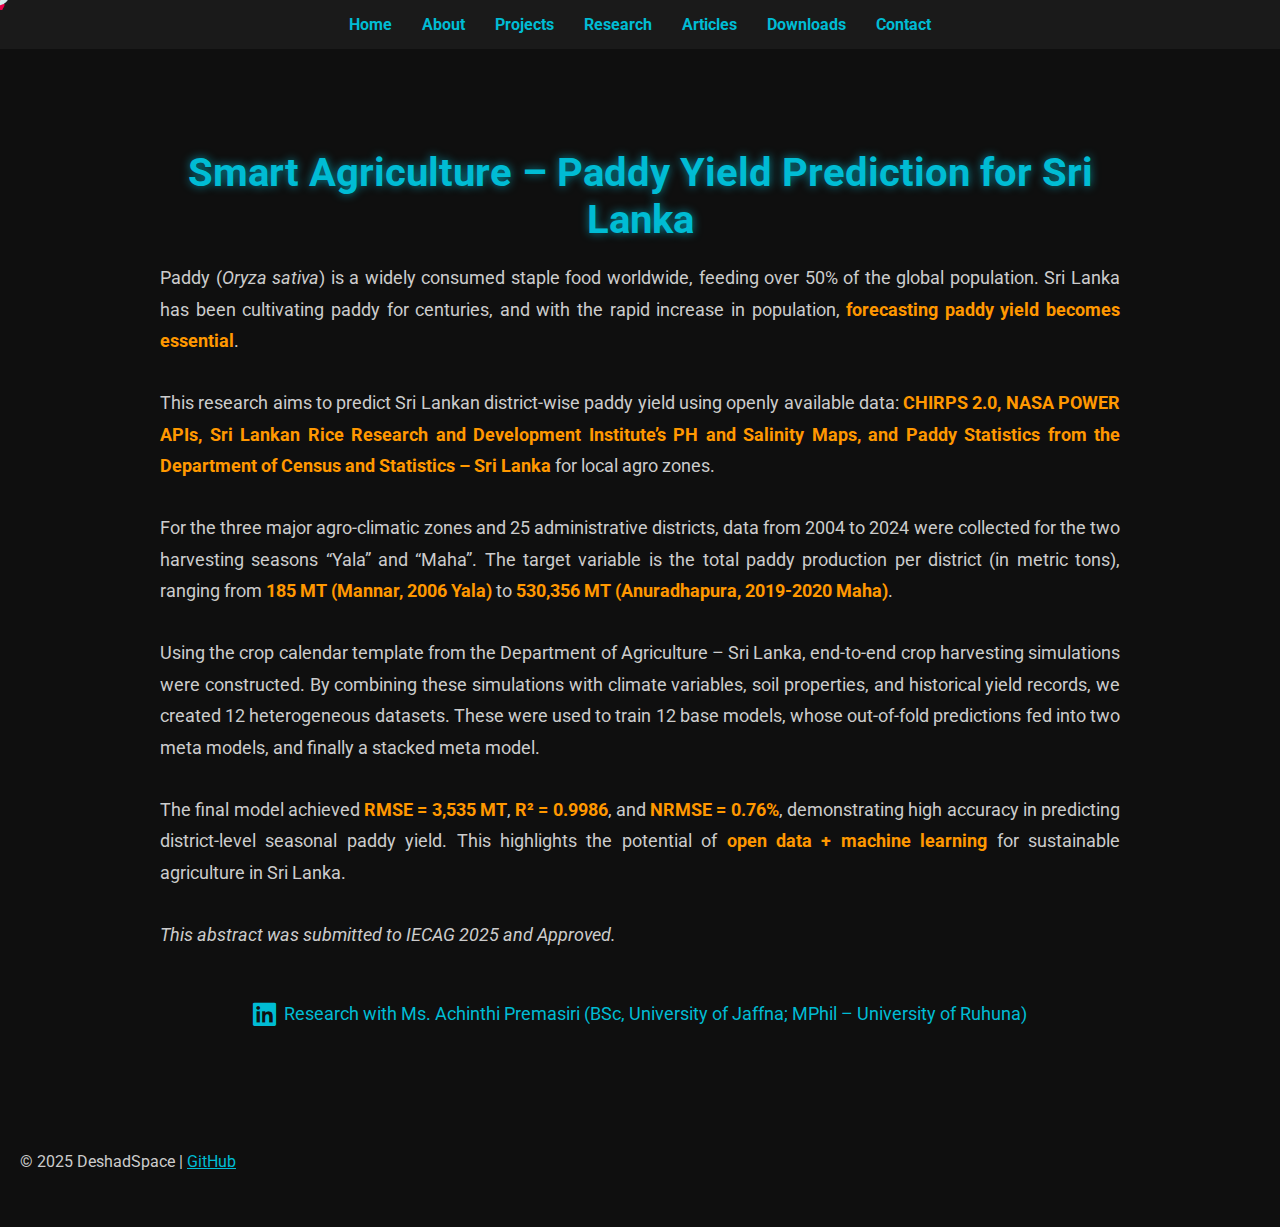
<file: research/smartagrisl.html>
<!DOCTYPE html>
<html lang="en">
<head>
  <meta charset="UTF-8">
  <meta name="viewport" content="width=device-width, initial-scale=1.0">
  <title>DeshadSpace | Smart Agriculture</title>
  <!-- Google Fonts -->
  <link href="https://fonts.googleapis.com/css2?family=Roboto:wght@400;700&display=swap" rel="stylesheet">
  <!-- Icons -->
  <link rel="stylesheet" href="https://cdnjs.cloudflare.com/ajax/libs/font-awesome/6.4.0/css/all.min.css">

  <style>
    /* Reset & fonts */
    * { margin: 0; padding: 0; box-sizing: border-box; font-family: 'Roboto', sans-serif; }
    body { background: #0f0f0f; color: #fff; cursor: none; overflow-x: hidden; }

    /* Navigation */
    nav {
      display: flex;
      justify-content: center;
      background: #1a1a1a;
      padding: 15px 0;
      position: sticky;
      top: 0;
      z-index: 999;
    }
    nav a {
      color: #00bcd4;
      text-decoration: none;
      margin: 0 15px;
      font-weight: 700;
      transition: color 0.3s ease;
    }
    nav a:hover { color: #ff9800; }

    /* Section */
    .container {
      max-width: 1000px;
      margin: 80px auto;
      padding: 20px;
      text-align: center;
    }

    h1 {
      font-size: 2.5em;
      color: #00bcd4;
      margin-bottom: 20px;
      text-shadow: 0 0 10px rgba(0,188,212,0.7);
    }

    p {
      font-size: 1.1em;
      color: #ccc;
      line-height: 1.8;
      margin-bottom: 30px;
      text-align: justify;
    }

    strong { color: #ff9800; }

    /* LinkedIn icon */
    .linkedin {
      display: inline-flex;
      align-items: center;
      margin-top: 20px;
      font-size: 1.1em;
      text-decoration: none;
      color: #00bcd4;
      transition: color 0.3s ease;
    }
    .linkedin:hover { color: #ff9800; }
    .linkedin i {
      margin-right: 8px;
      font-size: 1.5em;
    }

    /* Rocket cursor */
    .rocket-cursor {
      position: fixed;
      width: 20px;
      height: 20px;
      pointer-events: none;
      z-index: 10000;
      transform: translate(-50%, -50%);
    }

    .trail {
      position: fixed;
      width: 7px;
      height: 7px;
      background: #ff9800;
      border-radius: 50%;
      pointer-events: none;
      opacity: 0.7;
      z-index: 9999;
      animation: fade 0.6s linear forwards;
    }

    @keyframes fade { to { opacity: 0; transform: translateY(20px); } }

    /* Footer */
    footer {
      margin-top: 60px;
      padding: 20px;
      color: #777;
      font-size: 0.9em;
      text-align: center;
    }
  </style>
</head>
<body>

  <!-- Rocket Cursor -->
  <img src="../rocket.png" id="rocket" class="rocket-cursor">

  <!-- Navigation -->
  <nav>
    <a href="../index.html">Home</a>
    <a href="../about.html">About</a>
    <a href="../projects.html">Projects</a>
    <a href="../research.html">Research</a>
    <a href="../articles.html">Articles</a>
    <a href="../downloads.html">Downloads</a>
    <a href="../contact.html">Contact</a>
  </nav>

  <!-- Research Section -->
  <div class="container">
    <h1>Smart Agriculture – Paddy Yield Prediction for Sri Lanka</h1>
    <p>
      Paddy (<i>Oryza sativa</i>) is a widely consumed staple food worldwide, feeding over 50% of the global population.  
      Sri Lanka has been cultivating paddy for centuries, and with the rapid increase in population, <strong>forecasting paddy yield becomes essential</strong>.  
    </p>
    <p>
      This research aims to predict Sri Lankan district-wise paddy yield using openly available data: 
      <strong>CHIRPS 2.0, NASA POWER APIs, Sri Lankan Rice Research and Development Institute’s PH and Salinity Maps, and Paddy Statistics 
      from the Department of Census and Statistics – Sri Lanka</strong> for local agro zones.  
    </p>
    <p>
      For the three major agro-climatic zones and 25 administrative districts, data from 2004 to 2024 were collected 
      for the two harvesting seasons “Yala” and “Maha”. The target variable is the total paddy production per district (in metric tons), 
      ranging from <strong>185 MT (Mannar, 2006 Yala)</strong> to <strong>530,356 MT (Anuradhapura, 2019-2020 Maha)</strong>.
    </p>
    <p>
      Using the crop calendar template from the Department of Agriculture – Sri Lanka, end-to-end crop harvesting simulations were constructed.  
      By combining these simulations with climate variables, soil properties, and historical yield records, we created 12 heterogeneous datasets.  
      These were used to train 12 base models, whose out-of-fold predictions fed into two meta models, and finally a stacked meta model.  
    </p>
    <p>
      The final model achieved <strong>RMSE = 3,535 MT</strong>, <strong>R² = 0.9986</strong>, and <strong>NRMSE = 0.76%</strong>, 
      demonstrating high accuracy in predicting district-level seasonal paddy yield.  
      This highlights the potential of <strong>open data + machine learning</strong> for sustainable agriculture in Sri Lanka.  
    </p>
    <p class="note">
    <em>This abstract was submitted to IECAG 2025 and Approved.</em>
    </p>

    <!-- Tag collaborator -->
    <a class="linkedin" href="https://www.linkedin.com/in/achinthi-premasiri-3a47141b9/" target="_blank">
      <i class="fab fa-linkedin"></i> Research with Ms. Achinthi Premasiri (BSc, University of Jaffna; MPhil – University of Ruhuna)
    </a>
  </div>

  <!-- Footer -->
  <footer>
    <p>© 2025 DeshadSpace | <a href="https://github.com/deshadspace" style="color:#00bcd4;">GitHub</a></p>
  </footer>

  <!-- Rocket Cursor Script -->
  <script>
    const rocket = document.getElementById('rocket');
    let lastX = window.innerWidth / 2;
    let lastY = window.innerHeight / 2;

    document.addEventListener('mousemove', (e) => {
      const x = e.clientX, y = e.clientY;
      rocket.style.left = x + 'px';
      rocket.style.top = y + 'px';

      const deltaX = x - lastX, deltaY = y - lastY;
      const angle = Math.atan2(deltaY, deltaX) * (180 / Math.PI);
      rocket.style.transform = `translate(-50%, -50%) rotate(${angle + 45}deg)`;

      lastX = x; lastY = y;

      const trail = document.createElement('div');
      trail.className = 'trail';
      trail.style.left = (x - 4) + 'px';
      trail.style.top = (y - 4) + 'px';
      document.body.appendChild(trail);
      setTimeout(() => trail.remove(), 600);
    });
  </script>

</body>
</html>
</file>
<file: styles.css>
/* ========================================
   DeshadSpace 2.0 - Modern CSS Framework
   Next-Level Space Tech Design
   ======================================== */

/* ========================================
   CSS Variables & Theme
   ======================================== */
:root {
    /* Enhanced Color Palette */
    --cyan-light: #00e5ff;
    --cyan: #00bcd4;
    --cyan-dark: #0097a7;
    
    --orange-light: #ffb74d;
    --orange: #ff9800;
    --orange-dark: #f57c00;
    
    --purple: #9c27b0;
    --purple-light: #ba68c8;
    --pink: #e91e63;
    
    /* Backgrounds */
    --bg-dark: #0a0a0f;
    --bg-darker: #050508;
    --bg-card: rgba(255, 255, 255, 0.03);
    --bg-card-hover: rgba(255, 255, 255, 0.06);
    
    /* Glass Effect */
    --glass-bg: rgba(20, 20, 30, 0.6);
    --glass-border: rgba(255, 255, 255, 0.1);
    --glass-shadow: 0 8px 32px rgba(0, 0, 0, 0.4);
    
    /* Gradients */
    --gradient-primary: linear-gradient(135deg, var(--cyan) 0%, var(--purple) 100%);
    --gradient-accent: linear-gradient(135deg, var(--orange) 0%, var(--pink) 100%);
    --gradient-mesh: radial-gradient(at 40% 20%, var(--cyan-dark) 0px, transparent 50%),
                      radial-gradient(at 80% 0%, var(--purple) 0px, transparent 50%),
                      radial-gradient(at 0% 50%, var(--orange-dark) 0px, transparent 50%);
    
    /* Typography */
    --font-heading: 'Space Grotesk', 'Inter', sans-serif;
    --font-body: 'Inter', -apple-system, BlinkMacSystemFont, sans-serif;
    
    /* Spacing */
    --space-xs: 0.5rem;
    --space-sm: 1rem;
    --space-md: 1.5rem;
    --space-lg: 2rem;
    --space-xl: 3rem;
    --space-2xl: 4rem;
    
    /* Shadows & Glows */
    --glow-cyan: 0 0 20px rgba(0, 188, 212, 0.5);
    --glow-orange: 0 0 20px rgba(255, 152, 0, 0.5);
    --glow-purple: 0 0 20px rgba(156, 39, 176, 0.5);
    
    /* Transitions */
    --transition-fast: 0.2s ease;
    --transition-normal: 0.3s ease;
    --transition-slow: 0.5s ease;
}

/* ========================================
   Reset & Base Styles
   ======================================== */
* {
    margin: 0;
    padding: 0;
    box-sizing: border-box;
}

html {
    scroll-behavior: smooth;
    font-size: 16px;
}

body {
    font-family: var(--font-body);
    background: var(--bg-dark);
    color: #ffffff;
    line-height: 1.7;
    overflow-x: hidden;
    position: relative;
    -webkit-font-smoothing: antialiased;
    -moz-osx-font-smoothing: grayscale;
}

/* Animated mesh gradient background */
body::before {
    content: '';
    position: fixed;
    top: 0;
    left: 0;
    width: 100%;
    height: 100%;
    background: var(--gradient-mesh);
    opacity: 0.15;
    z-index: -1;
    animation: meshMove 20s ease-in-out infinite;
}

@keyframes meshMove {
    0%, 100% { transform: translate(0, 0) rotate(0deg); }
    33% { transform: translate(5%, -5%) rotate(1deg); }
    66% { transform: translate(-5%, 5%) rotate(-1deg); }
}

/* ========================================
   Typography
   ======================================== */
h1, h2, h3, h4, h5, h6 {
    font-family: var(--font-heading);
    font-weight: 700;
    line-height: 1.2;
}

h1 {
    font-size: clamp(2rem, 5vw, 3.5rem);
    background: var(--gradient-primary);
    -webkit-background-clip: text;
    -webkit-text-fill-color: transparent;
    background-clip: text;
    margin-bottom: var(--space-md);
}

h2 {
    font-size: clamp(1.75rem, 4vw, 2.5rem);
    color: var(--cyan);
    margin-bottom: var(--space-md);
}

h3 {
    font-size: clamp(1.25rem, 3vw, 1.75rem);
    color: var(--orange);
}

p {
    font-size: clamp(1rem, 2vw, 1.125rem);
    color: #cccccc;
    margin-bottom: var(--space-md);
    line-height: 1.8;
}

a {
    color: var(--cyan);
    text-decoration: none;
    transition: color var(--transition-fast);
}

a:hover {
    color: var(--cyan-light);
}

/* Gradient Text Effect */
.gradient-text {
    background: var(--gradient-primary);
    -webkit-background-clip: text;
    -webkit-text-fill-color: transparent;
    background-clip: text;
}

.gradient-text-accent {
    background: var(--gradient-accent);
    -webkit-background-clip: text;
    -webkit-text-fill-color: transparent;
    background-clip: text;
}

/* Glowing Text */
.text-glow {
    text-shadow: var(--glow-cyan);
}

/* ========================================
   Navigation
   ======================================== */
nav {
    position: fixed;
    top: 0;
    left: 0;
    right: 0;
    z-index: 1000;
    background: var(--glass-bg);
    backdrop-filter: blur(20px);
    -webkit-backdrop-filter: blur(20px);
    border-bottom: 1px solid var(--glass-border);
    padding: 1rem 2rem;
    transition: all var(--transition-normal);
}

nav.scrolled {
    padding: 0.75rem 2rem;
    box-shadow: 0 4px 30px rgba(0, 0, 0, 0.3);
}

.nav-container {
    max-width: 1400px;
    margin: 0 auto;
    display: flex;
    justify-content: space-between;
    align-items: center;
}

.nav-brand {
    font-family: var(--font-heading);
    font-size: 1.5rem;
    font-weight: 700;
    background: var(--gradient-primary);
    -webkit-background-clip: text;
    -webkit-text-fill-color: transparent;
    background-clip: text;
    cursor: pointer;
}

.nav-menu {
    display: flex;
    gap: 2rem;
    list-style: none;
}

.nav-link {
    position: relative;
    font-weight: 600;
    color: #cccccc;
    padding: 0.5rem 0;
    transition: color var(--transition-fast);
}

.nav-link::after {
    content: '';
    position: absolute;
    bottom: 0;
    left: 0;
    width: 0;
    height: 2px;
    background: var(--gradient-primary);
    transition: width var(--transition-normal);
}

.nav-link:hover {
    color: var(--cyan);
}

.nav-link:hover::after,
.nav-link.active::after {
    width: 100%;
}

/* Mobile Navigation Toggle */
.nav-toggle {
    display: none;
    flex-direction: column;
    gap: 5px;
    background: none;
    border: none;
    cursor: pointer;
    padding: 0.5rem;
}

.nav-toggle span {
    width: 25px;
    height: 3px;
    background: var(--cyan);
    border-radius: 2px;
    transition: all var(--transition-fast);
}

.nav-toggle.active span:nth-child(1) {
    transform: rotate(45deg) translate(5px, 5px);
}

.nav-toggle.active span:nth-child(2) {
    opacity: 0;
}

.nav-toggle.active span:nth-child(3) {
    transform: rotate(-45deg) translate(7px, -6px);
}

/* Mobile Menu */
@media (max-width: 768px) {
    .nav-toggle {
        display: flex;
    }
    
    .nav-menu {
        position: fixed;
        top: 70px;
        left: 0;
        right: 0;
        flex-direction: column;
        background: var(--glass-bg);
        backdrop-filter: blur(20px);
        -webkit-backdrop-filter: blur(20px);
        padding: 2rem;
        gap: 1.5rem;
        transform: translateX(-100%);
        transition: transform var(--transition-normal);
        box-shadow: 0 10px 50px rgba(0, 0, 0, 0.5);
    }
    
    .nav-menu.active {
        transform: translateX(0);
    }
    
    .nav-link {
        font-size: 1.25rem;
    }
}

/* ========================================
   Buttons
   ======================================== */
.btn {
    display: inline-flex;
    align-items: center;
    gap: 0.5rem;
    padding: 0.75rem 1.5rem;
    font-weight: 600;
    border-radius: 50px;
    cursor: pointer;
    transition: all var(--transition-normal);
    position: relative;
    overflow: hidden;
    border: none;
    text-decoration: none;
}

.btn-primary {
    background: var(--gradient-primary);
    color: white;
    box-shadow: var(--glow-cyan);
}

.btn-primary:hover {
    transform: translateY(-2px);
    box-shadow: 0 0 30px rgba(0, 188, 212, 0.7);
}

.btn-secondary {
    background: var(--gradient-accent);
    color: white;
    box-shadow: var(--glow-orange);
}

.btn-secondary:hover {
    transform: translateY(-2px);
    box-shadow: 0 0 30px rgba(255, 152, 0, 0.7);
}

.btn-glass {
    background: var(--glass-bg);
    backdrop-filter: blur(10px);
    -webkit-backdrop-filter: blur(10px);
    border: 1px solid var(--glass-border);
    color: white;
}

.btn-glass:hover {
    background: var(--bg-card-hover);
    border-color: var(--cyan);
    transform: translateY(-2px);
}

/* Magnetic Button Effect (Desktop Only) */
@media (min-width: 1024px) {
    .btn-magnetic {
        transition: transform 0.1s ease;
    }
}

/* ========================================
   Glass Cards
   ======================================== */
.glass-card {
    background: var(--glass-bg);
    backdrop-filter: blur(20px);
    -webkit-backdrop-filter: blur(20px);
    border: 1px solid var(--glass-border);
    border-radius: 20px;
    padding: var(--space-lg);
    box-shadow: var(--glass-shadow);
    transition: all var(--transition-normal);
    position: relative;
    overflow: hidden;
}

.glass-card::before {
    content: '';
    position: absolute;
    top: 0;
    left: -100%;
    width: 100%;
    height: 100%;
    background: linear-gradient(90deg, transparent, rgba(255, 255, 255, 0.1), transparent);
    transition: left 0.5s;
}

.glass-card:hover::before {
    left: 100%;
}

.glass-card:hover {
    transform: translateY(-8px);
    border-color: var(--cyan);
    box-shadow: var(--glow-cyan), var(--glass-shadow);
}

/* ========================================
   Card Layouts
   ======================================== */
.cards-grid {
    display: grid;
    grid-template-columns: repeat(auto-fit, minmax(280px, 1fr));
    gap: var(--space-lg);
    margin: var(--space-xl) 0;
}

.project-card {
    position: relative;
    background: var(--glass-bg);
    backdrop-filter: blur(20px);
    -webkit-backdrop-filter: blur(20px);
    border: 1px solid var(--glass-border);
    border-radius: 20px;
    padding: var(--space-lg);
    transition: all var(--transition-normal);
    cursor: pointer;
}

.project-card::after {
    content: '';
    position: absolute;
    top: 0;
    left: 0;
    right: 0;
    height: 4px;
    background: var(--gradient-primary);
    border-radius: 20px 20px 0 0;
    transform: scaleX(0);
    transition: transform var(--transition-normal);
}

.project-card:hover::after {
    transform: scaleX(1);
}

.project-card:hover {
    transform: translateY(-10px) scale(1.02);
    border-color: var(--cyan);
    box-shadow: var(--glow-cyan), var(--glass-shadow);
}

.card-icon {
    font-size: 3rem;
    margin-bottom: var(--space-md);
    display: inline-block;
    filter: drop-shadow(var(--glow-cyan));
}

.card-badge {
    display: inline-block;
    padding: 0.25rem 0.75rem;
    border-radius: 20px;
    font-size: 0.875rem;
    font-weight: 600;
    margin-bottom: var(--space-sm);
}

.badge-published {
    background: rgba(0, 229, 255, 0.2);
    color: var(--cyan-light);
    border: 1px solid var(--cyan);
}

.badge-active {
    background: rgba(255, 152, 0, 0.2);
    color: var(--orange-light);
    border: 1px solid var(--orange);
}

.badge-progress {
    background: rgba(156, 39, 176, 0.2);
    color: var(--purple-light);
    border: 1px solid var(--purple);
}

/* ========================================
   Hero Section
   ======================================== */
.hero {
    min-height: 100vh;
    display: flex;
    align-items: center;
    justify-content: center;
    position: relative;
    padding: var(--space-2xl) var(--space-md);
    text-align: center;
    overflow: hidden;
}

.hero::before {
    content: '';
    position: absolute;
    top: 0;
    left: 0;
    right: 0;
    bottom: 0;
    background: radial-gradient(circle at 50% 50%, rgba(0, 188, 212, 0.1) 0%, transparent 50%);
    animation: pulse 8s ease-in-out infinite;
}

@keyframes pulse {
    0%, 100% { opacity: 0.3; transform: scale(1); }
    50% { opacity: 0.6; transform: scale(1.1); }
}

.hero-content {
    position: relative;
    z-index: 10;
    max-width: 900px;
}

.hero-subtitle {
    font-size: clamp(1.25rem, 3vw, 1.75rem);
    color: var(--orange);
    font-weight: 600;
    margin-bottom: var(--space-lg);
}

.hero-description {
    font-size: clamp(1.125rem, 2.5vw, 1.375rem);
    color: #aaaaaa;
    margin-bottom: var(--space-xl);
    max-width: 700px;
    margin-left: auto;
    margin-right: auto;
}

.hero-buttons {
    display: flex;
    gap: var(--space-md);
    justify-content: center;
    flex-wrap: wrap;
}

/* Floating Animation */
.float {
    animation: float 6s ease-in-out infinite;
}

@keyframes float {
    0%, 100% { transform: translateY(0); }
    50% { transform: translateY(-20px); }
}

/* ========================================
   Container & Sections
   ======================================== */
.container {
    max-width: 1400px;
    margin: 0 auto;
    padding: 0 var(--space-lg);
}

.section {
    padding: var(--space-2xl) 0;
    position: relative;
}

.section-title {
    text-align: center;
    margin-bottom: var(--space-xl);
    position: relative;
    display: inline-block;
    left: 50%;
    transform: translateX(-50%);
}

.section-title::after {
    content: '';
    position: absolute;
    bottom: -10px;
    left: 50%;
    transform: translateX(-50%);
    width: 60px;
    height: 4px;
    background: var(--gradient-primary);
    border-radius: 2px;
}

/* ========================================
   Skills Section
   ======================================== */
.skills-grid {
    display: grid;
    grid-template-columns: repeat(auto-fit, minmax(300px, 1fr));
    gap: var(--space-xl);
    margin: var(--space-xl) 0;
}

.skill-category {
    background: var(--glass-bg);
    backdrop-filter: blur(20px);
    -webkit-backdrop-filter: blur(20px);
    border: 1px solid var(--glass-border);
    border-radius: 20px;
    padding: var(--space-lg);
}

.skill-category h3 {
    margin-bottom: var(--space-lg);
    padding-bottom: var(--space-sm);
    border-bottom: 2px solid var(--cyan);
}

.skill-item {
    margin-bottom: var(--space-md);
}

.skill-item span {
    display: block;
    margin-bottom: var(--space-xs);
    color: #cccccc;
    font-weight: 600;
}

.skill-bar-container {
    width: 100%;
    height: 8px;
    background: rgba(255, 255, 255, 0.1);
    border-radius: 10px;
    overflow: hidden;
    position: relative;
}

.skill-bar {
    height: 100%;
    background: var(--gradient-primary);
    border-radius: 10px;
    transition: width 1s ease-in-out;
    position: relative;
    box-shadow: var(--glow-cyan);
}

.skill-bar::after {
    content: '';
    position: absolute;
    top: 0;
    left: 0;
    right: 0;
    bottom: 0;
    background: linear-gradient(90deg, transparent, rgba(255, 255, 255, 0.3), transparent);
    animation: shimmer 2s infinite;
}

@keyframes shimmer {
    0% { transform: translateX(-100%); }
    100% { transform: translateX(100%); }
}

/* ========================================
   Timeline
   ======================================== */
.timeline {
    position: relative;
    padding: var(--space-xl) 0;
}

.timeline::before {
    content: '';
    position: absolute;
    left: 50%;
    top: 0;
    bottom: 0;
    width: 2px;
    background: linear-gradient(180deg, var(--cyan), var(--purple));
    transform: translateX(-50%);
}

.timeline-item {
    position: relative;
    margin-bottom: var(--space-xl);
    width: calc(50% - 30px);
}

.timeline-item:nth-child(odd) {
    margin-left: 0;
    text-align: right;
}

.timeline-item:nth-child(even) {
    margin-left: calc(50% + 30px);
}

.timeline-marker {
    position: absolute;
    top: 0;
    width: 20px;
    height: 20px;
    background: var(--cyan);
    border-radius: 50%;
    border: 4px solid var(--bg-dark);
    box-shadow: var(--glow-cyan);
}

.timeline-item:nth-child(odd) .timeline-marker {
    right: -40px;
}

.timeline-item:nth-child(even) .timeline-marker {
    left: -40px;
}

.timeline-content {
    background: var(--glass-bg);
    backdrop-filter: blur(20px);
    -webkit-backdrop-filter: blur(20px);
    border: 1px solid var(--glass-border);
    border-radius: 15px;
    padding: var(--space-lg);
    transition: all var(--transition-normal);
}

.timeline-content:hover {
    transform: scale(1.05);
    border-color: var(--cyan);
    box-shadow: var(--glow-cyan);
}

/* Mobile Timeline */
@media (max-width: 768px) {
    .timeline::before {
        left: 20px;
    }
    
    .timeline-item,
    .timeline-item:nth-child(odd),
    .timeline-item:nth-child(even) {
        width: 100%;
        margin-left: 50px;
        text-align: left;
    }
    
    .timeline-marker,
    .timeline-item:nth-child(odd) .timeline-marker,
    .timeline-item:nth-child(even) .timeline-marker {
        left: -40px;
    }
}

/* ========================================
   Footer
   ======================================== */
footer {
    background: var(--bg-darker);
    border-top: 1px solid var(--glass-border);
    padding: var(--space-xl) var(--space-md);
    text-align: center;
    margin-top: var(--space-2xl);
}

footer p {
    color: #777;
    margin-bottom: var(--space-sm);
}

/* ========================================
   Rocket Cursor (Desktop Only)
   ======================================== */
.rocket-cursor {
    position: fixed;
    width: 22px;
    height: 22px;
    pointer-events: none;
    z-index: 10000;
    transform: translate(-50%, -50%);
    filter: drop-shadow(var(--glow-cyan));
    display: none;
}

.trail {
    position: fixed;
    width: 8px;
    height: 8px;
    background: var(--orange);
    border-radius: 50%;
    pointer-events: none;
    opacity: 0.8;
    z-index: 9999;
    box-shadow: var(--glow-orange);
    animation: trailFade 0.6s linear forwards;
}

@keyframes trailFade {
    to {
        opacity: 0;
        transform: translateY(20px) scale(0.5);
    }
}

@media (min-width: 1024px) and (hover: hover) {
    body {
        cursor: none;
    }
    
    .rocket-cursor {
        display: block;
    }
}

/* ========================================
   Scroll Animations
   ======================================== */
.fade-in {
    opacity: 0;
    transform: translateY(30px);
    transition: opacity 0.6s ease, transform 0.6s ease;
}

.fade-in.visible {
    opacity: 1;
    transform: translateY(0);
}

.slide-in-left {
    opacity: 0;
    transform: translateX(-50px);
    transition: opacity 0.6s ease, transform 0.6s ease;
}

.slide-in-left.visible {
    opacity: 1;
    transform: translateX(0);
}

.slide-in-right {
    opacity: 0;
    transform: translateX(50px);
    transition: opacity 0.6s ease, transform 0.6s ease;
}

.slide-in-right.visible {
    opacity: 1;
    transform: translateX(0);
}

/* ========================================
   Utility Classes
   ======================================== */
.text-center { text-align: center; }
.text-left { text-align: left; }
.text-right { text-align: right; }

.mt-0 { margin-top: 0; }
.mt-1 { margin-top: var(--space-sm); }
.mt-2 { margin-top: var(--space-md); }
.mt-3 { margin-top: var(--space-lg); }
.mt-4 { margin-top: var(--space-xl); }

.mb-0 { margin-bottom: 0; }
.mb-1 { margin-bottom: var(--space-sm); }
.mb-2 { margin-bottom: var(--space-md); }
.mb-3 { margin-bottom: var(--space-lg); }
.mb-4 { margin-bottom: var(--space-xl); }

.gap-sm { gap: var(--space-sm); }
.gap-md { gap: var(--space-md); }
.gap-lg { gap: var(--space-lg); }

/* ========================================
   Responsive Utilities
   ======================================== */
@media (max-width: 640px) {
    .hide-mobile { display: none !important; }
}

@media (min-width: 641px) and (max-width: 1024px) {
    .hide-tablet { display: none !important; }
}

@media (min-width: 1025px) {
    .hide-desktop { display: none !important; }
}

/* ========================================
   Performance & Accessibility
   ======================================== */
@media (prefers-reduced-motion: reduce) {
    *,
    *::before,
    *::after {
        animation-duration: 0.01ms !important;
        animation-iteration-count: 1 !important;
        transition-duration: 0.01ms !important;
    }
}

/* Focus Styles for Accessibility */
a:focus-visible,
button:focus-visible {
    outline: 2px solid var(--cyan);
    outline-offset: 2px;
}

/* Selection */
::selection {
    background: var(--cyan);
    color: var(--bg-dark);
}

::-moz-selection {
    background: var(--cyan);
    color: var(--bg-dark);
}
</file>
